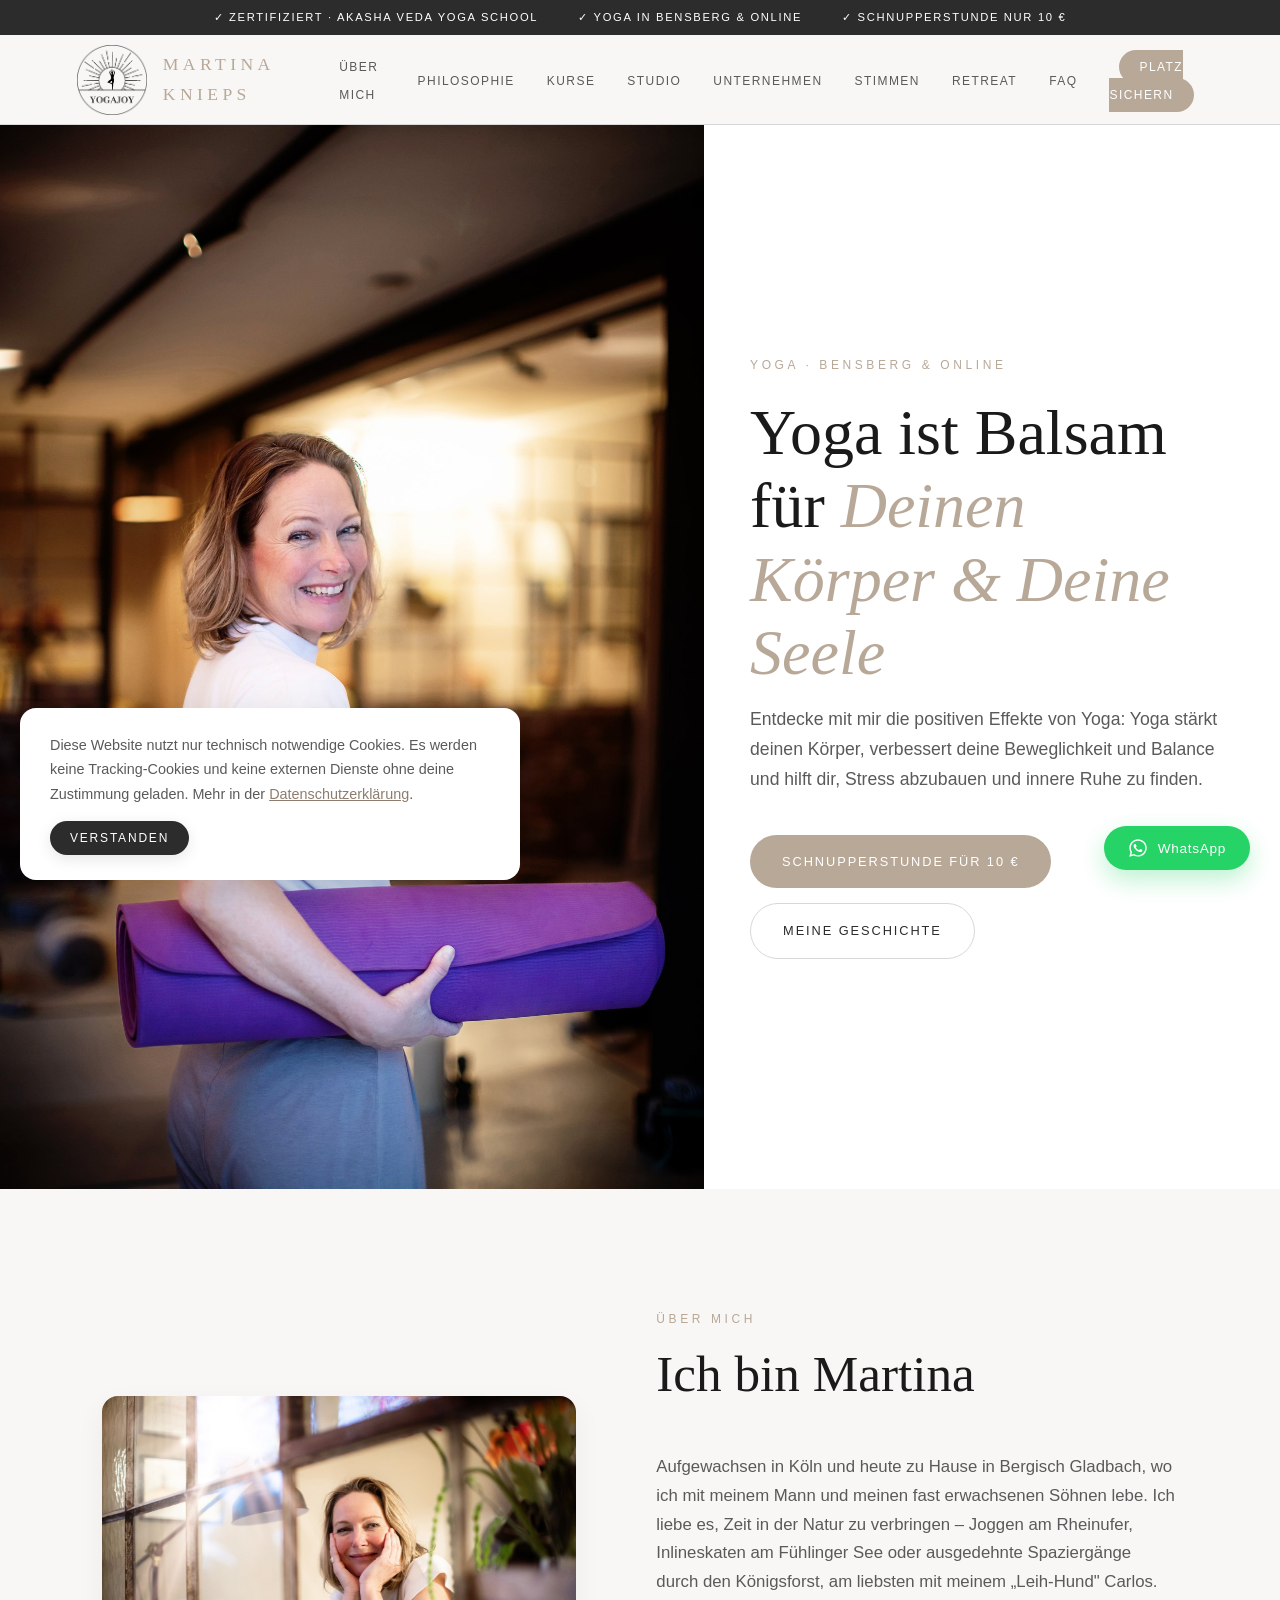
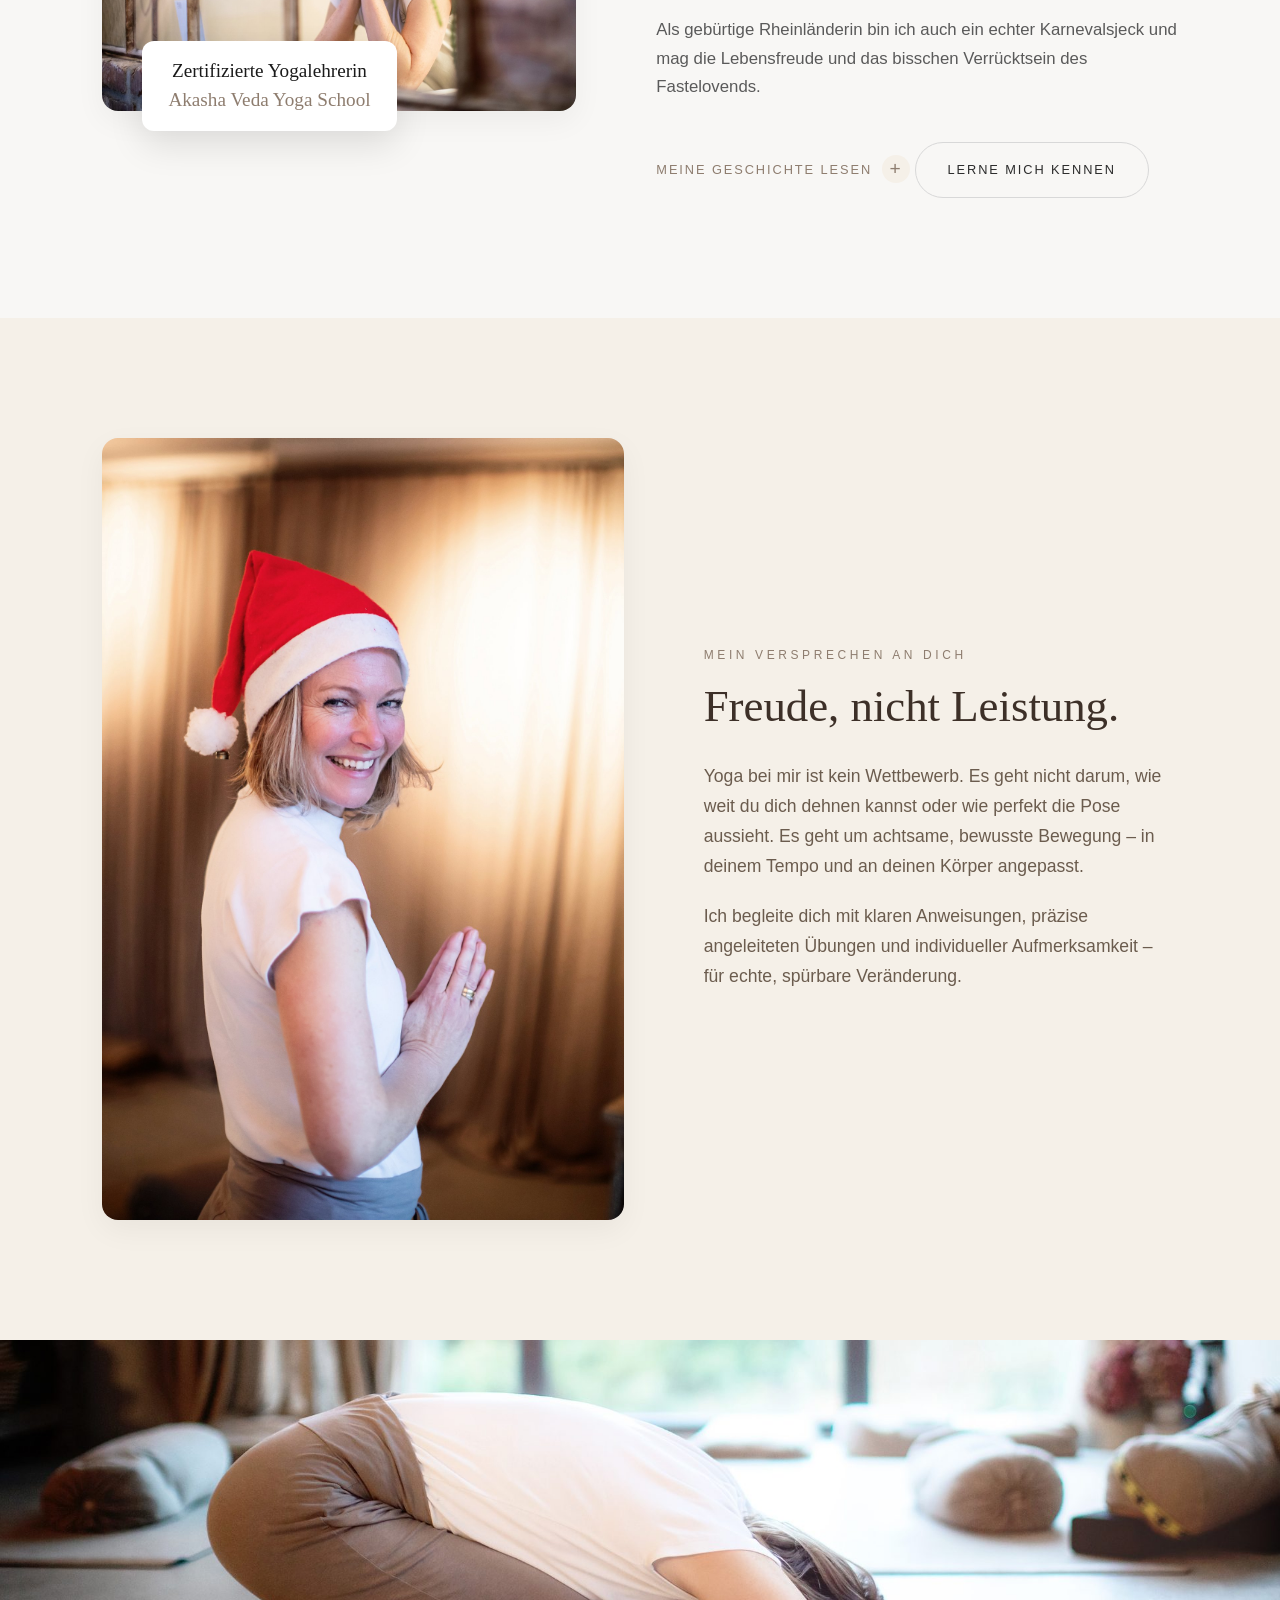
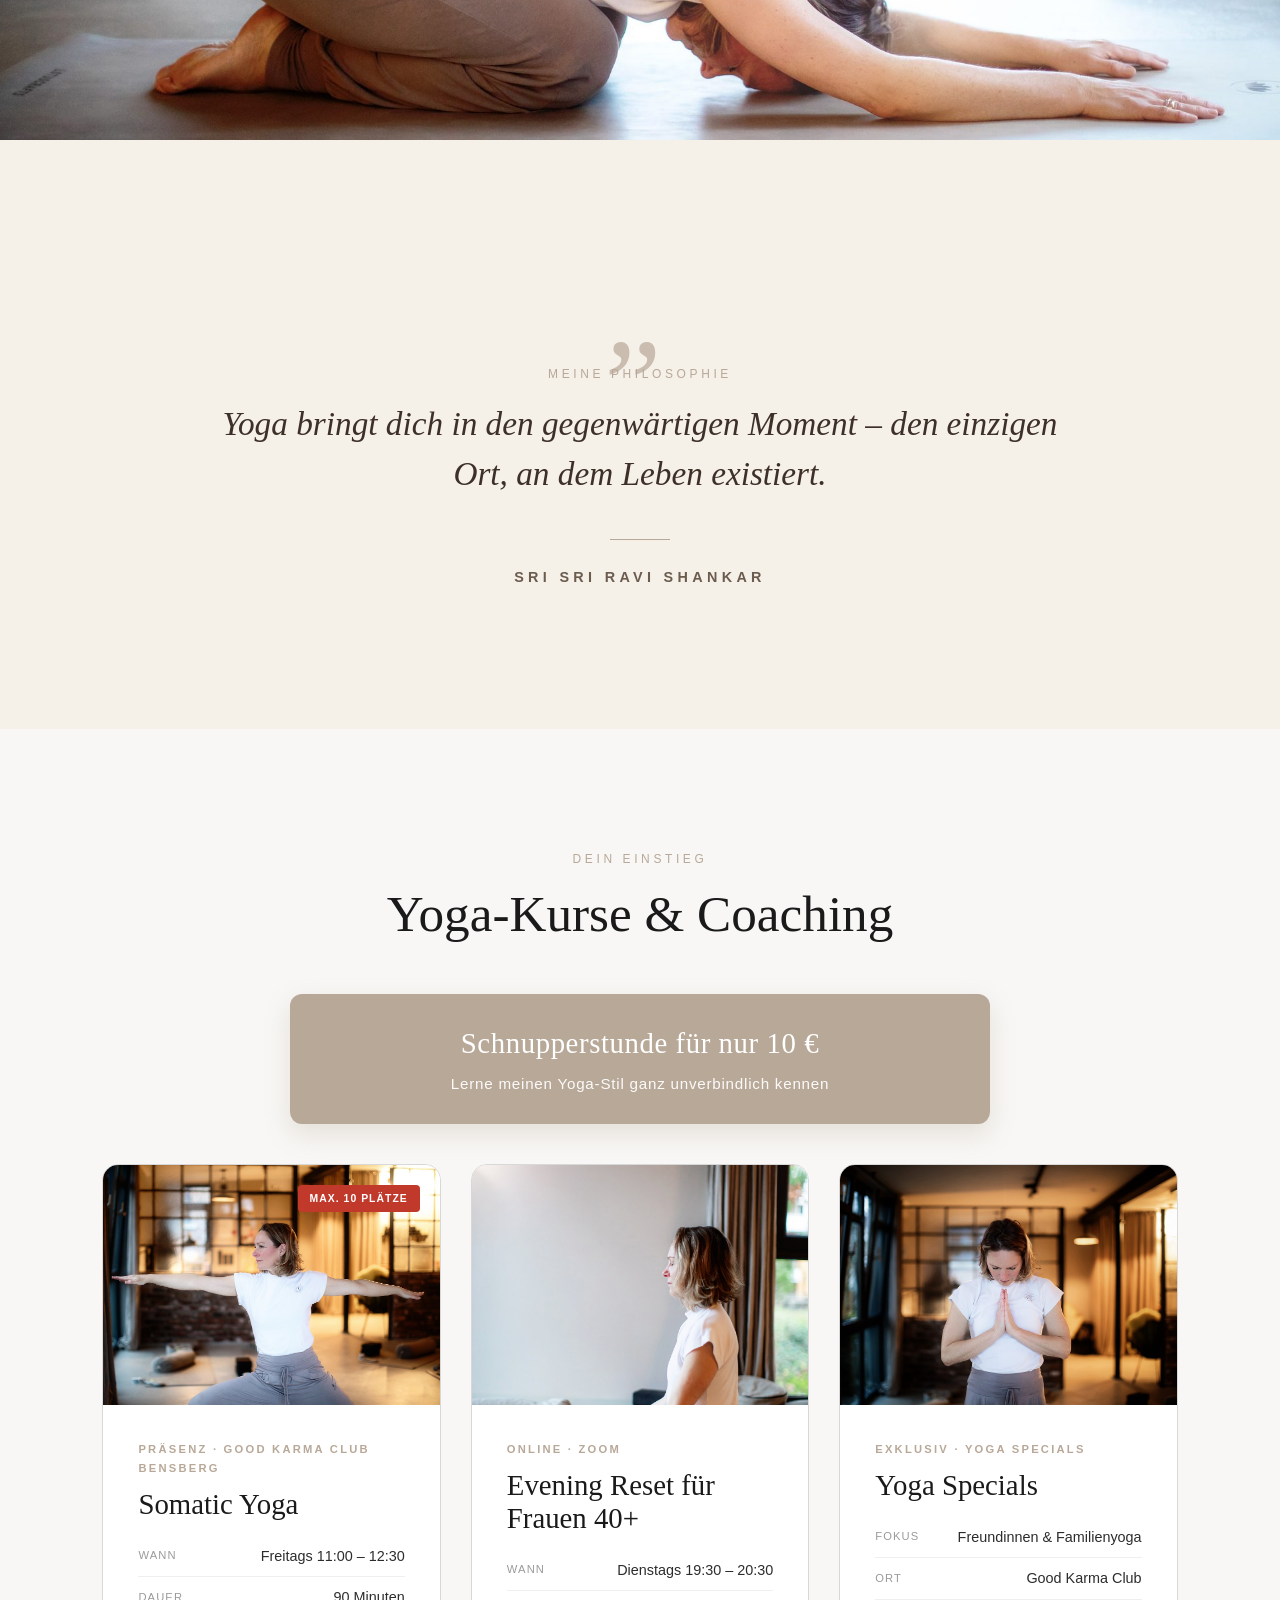
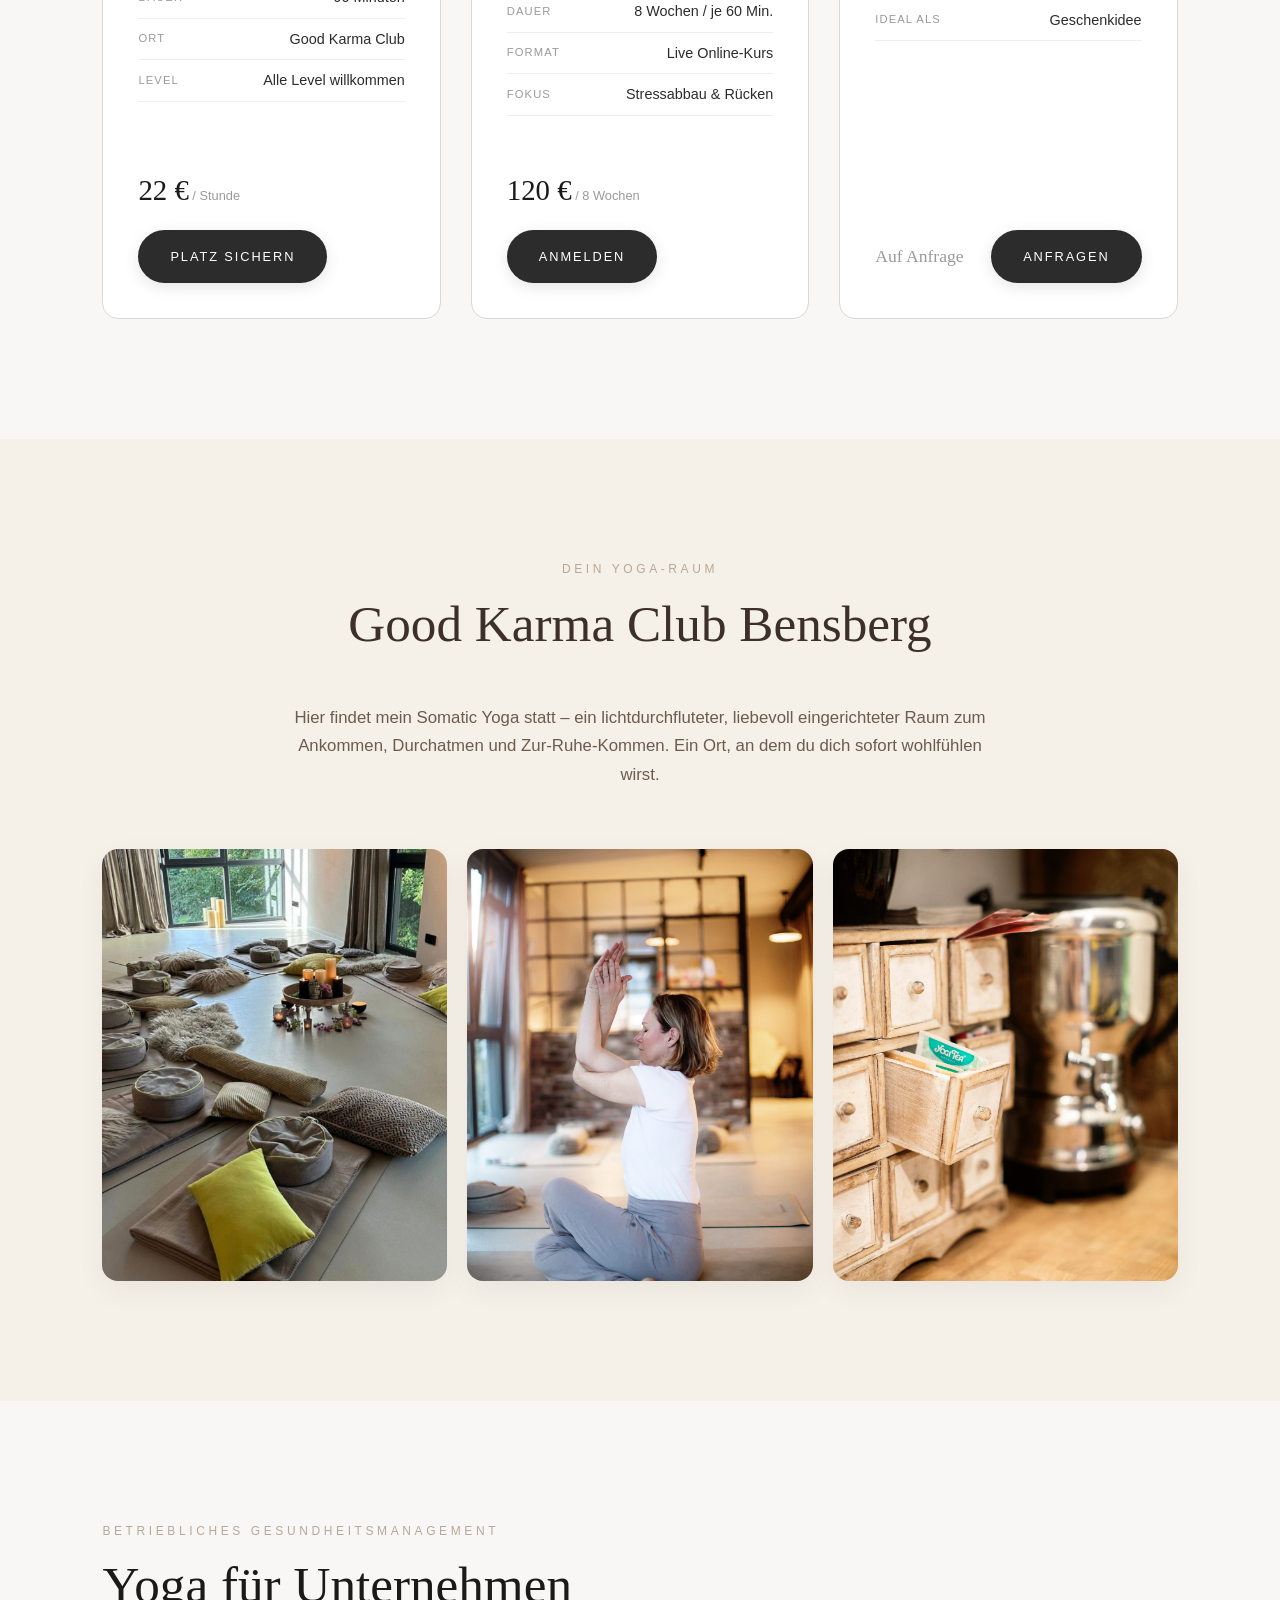
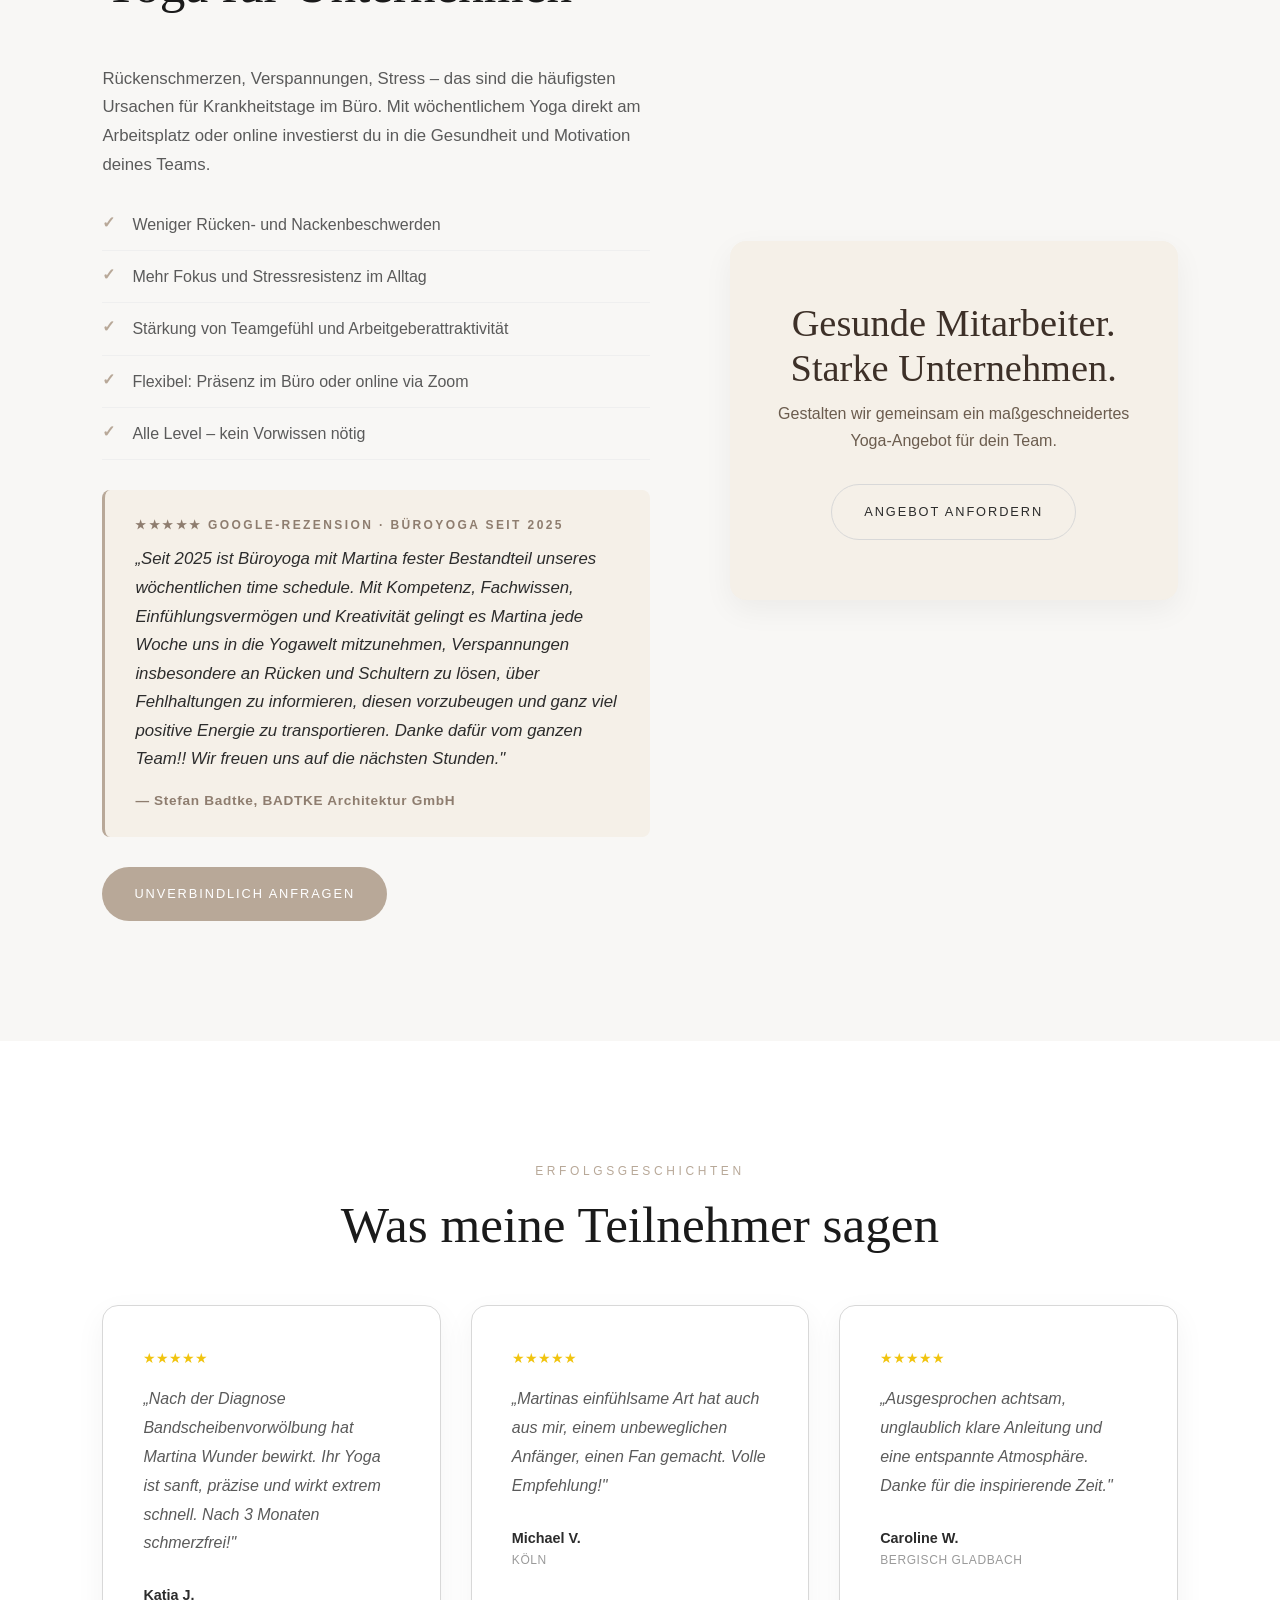
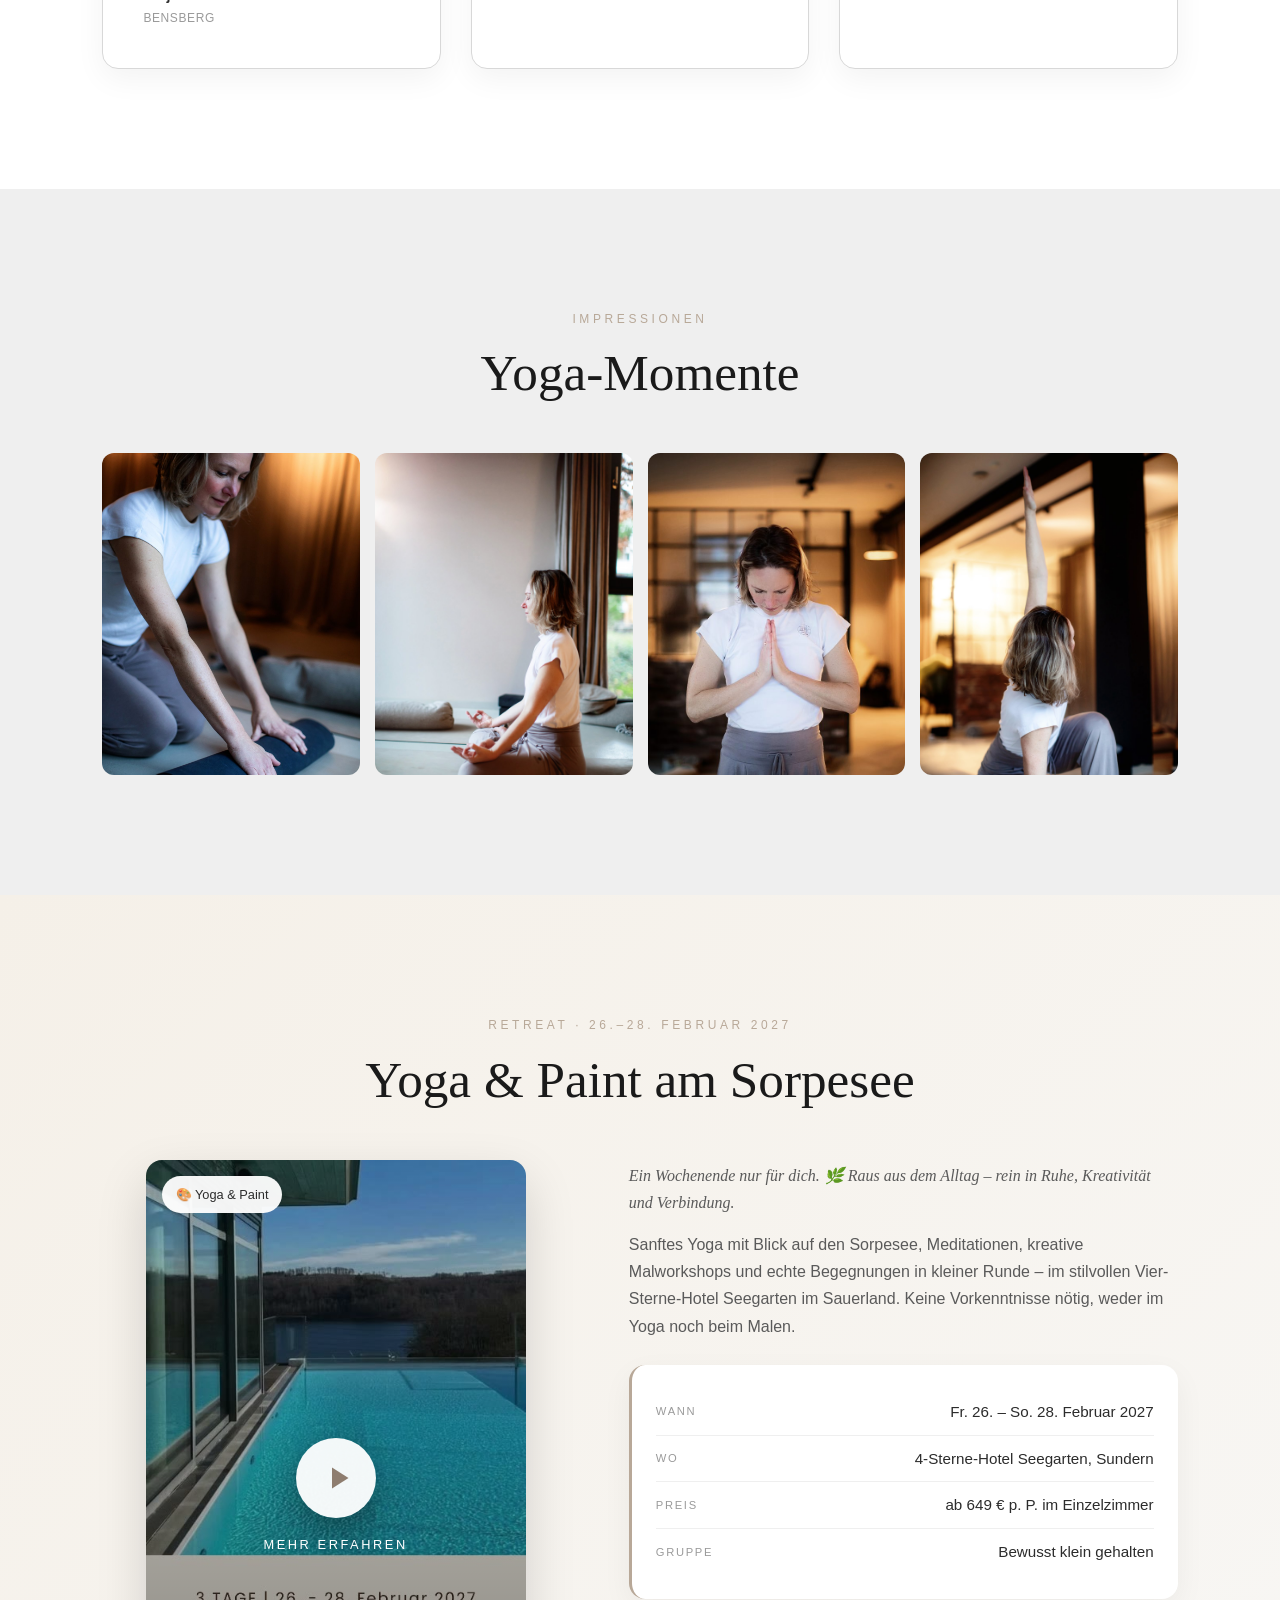
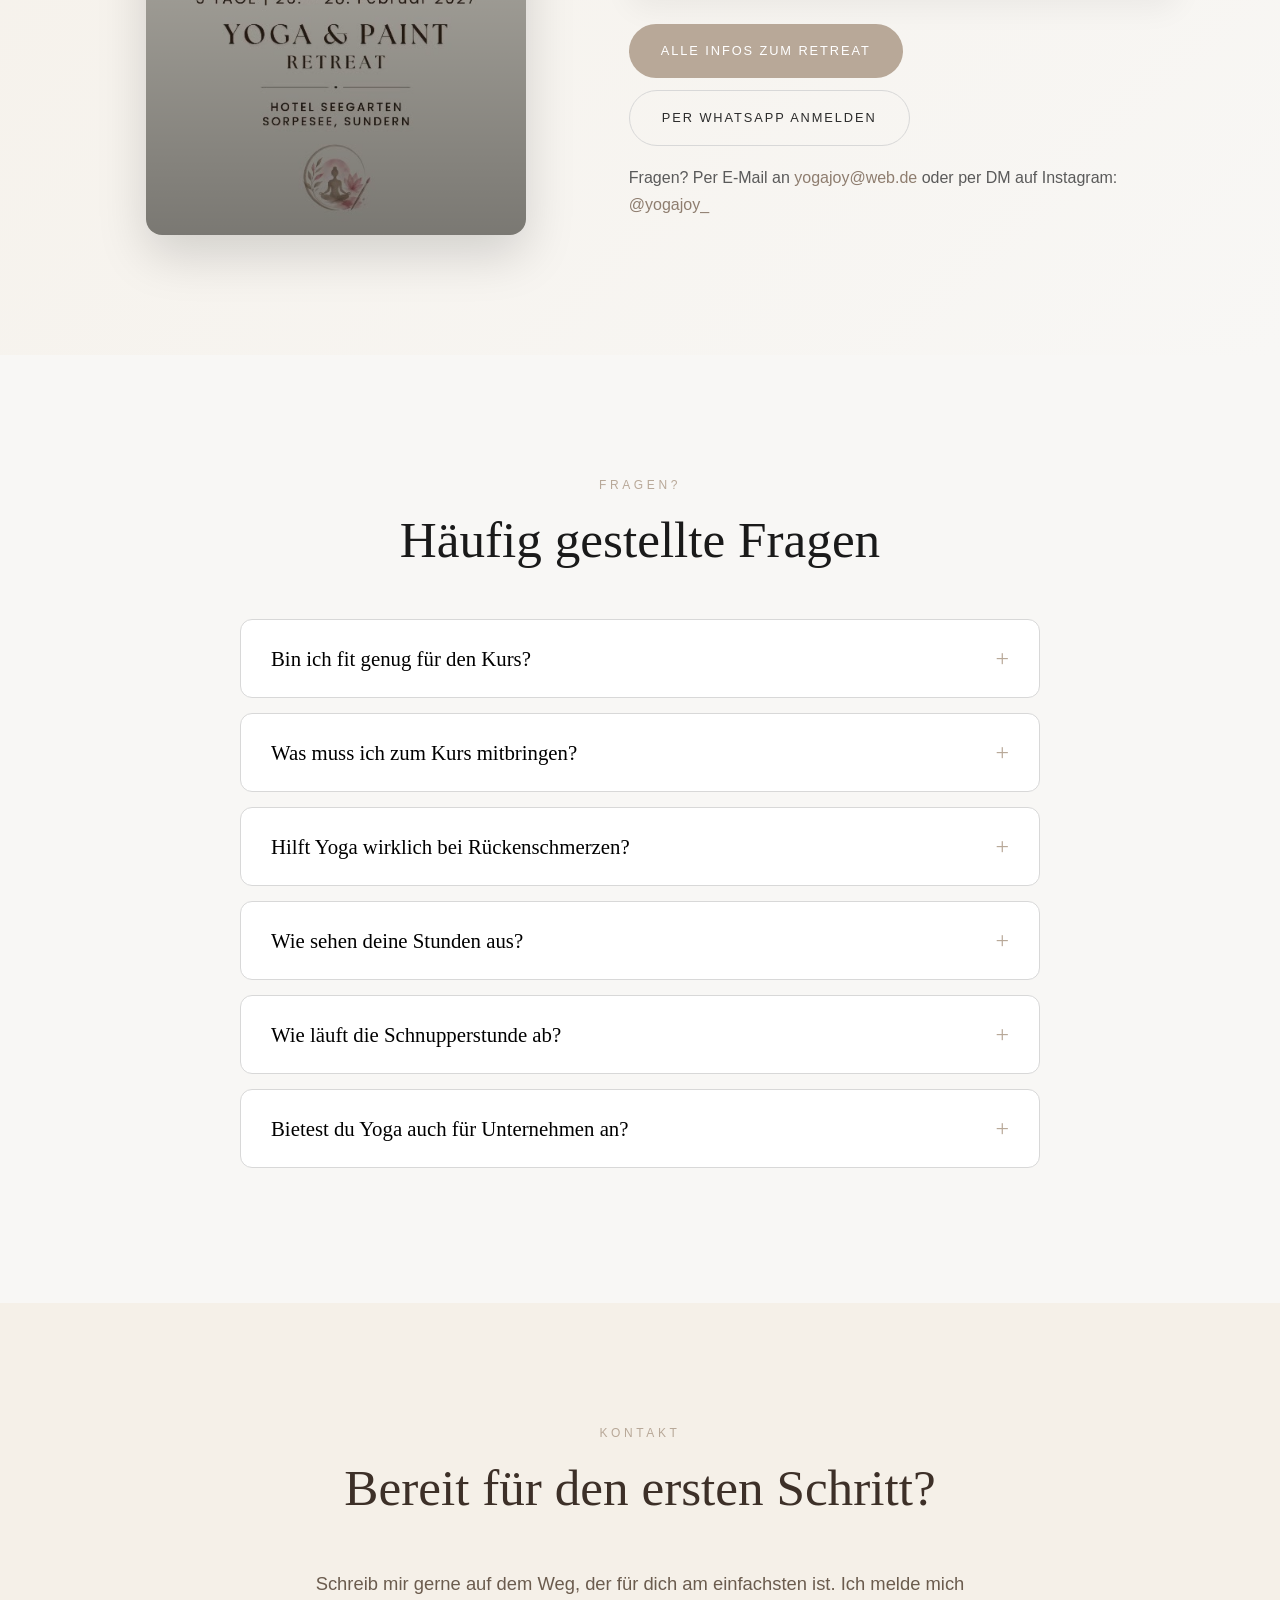
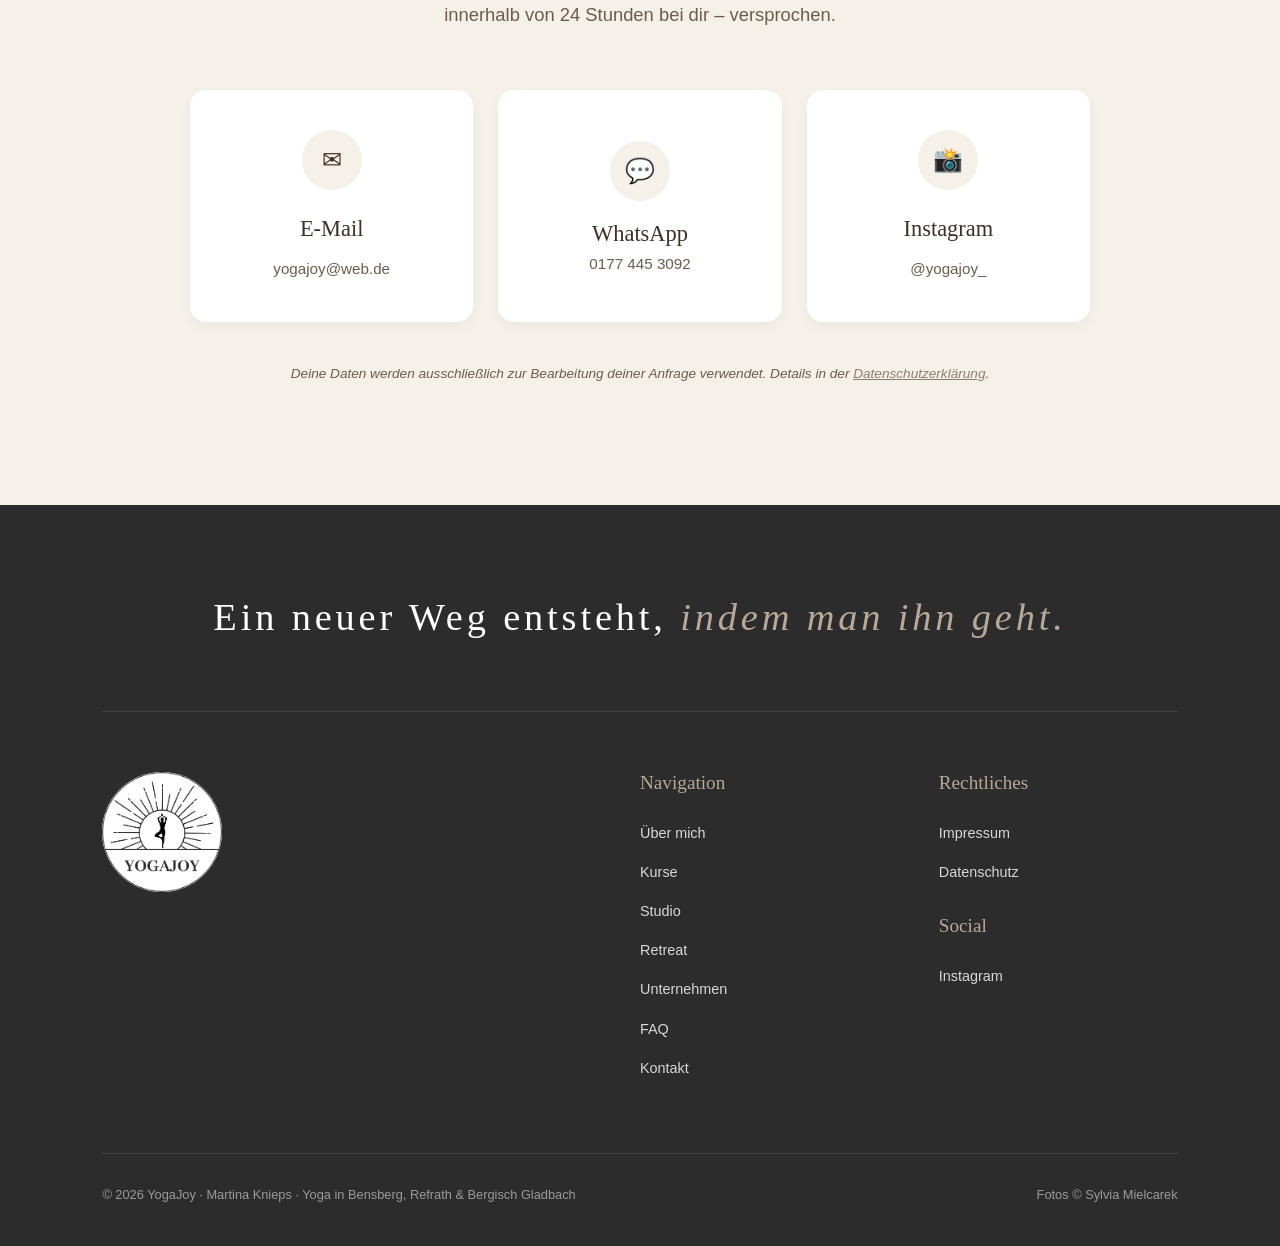
<file: index.html>
<!DOCTYPE html>
<html lang="de">
<head>
    <meta charset="UTF-8">
    <meta name="viewport" content="width=device-width, initial-scale=1.0">
    <title>Yoga Bensberg &amp; Bergisch Gladbach | YogaJoy – Martina Knieps</title>
    <meta name="description" content="Yoga in Bensberg, Bergisch Gladbach &amp; online mit Martina Knieps – zertifizierte Yogalehrerin. Yoga als Balsam für Körper & Seele: Kraft, Beweglichkeit & innere Ruhe. Schnupperstunde 10 €.">
    <meta name="keywords" content="Yoga Bensberg, Yoga Bergisch Gladbach, Yoga Refrath, Yoga Overath, Yoga bei Rückenschmerzen, Good Karma Club Bensberg, Online Yoga Kurs, Betriebliches Gesundheitsmanagement Yoga, Yoga Retreat Sauerland, Yoga und Malen, YogaJoy, Martina Knieps">
    <meta name="author" content="Martina Knieps – YogaJoy">
    <meta name="robots" content="index, follow">

    <meta property="og:title" content="Yoga Bensberg & Bergisch Gladbach | YogaJoy – Martina Knieps">
    <meta property="og:description" content="Yoga als Balsam für Körper & Seele – in Bensberg, Bergisch Gladbach und online. Schnupperstunde für nur 10 €.">
    <meta property="og:type" content="website">
    <meta property="og:url" content="https://yogajoy.me/">
    <meta property="og:locale" content="de_DE">
    <meta property="og:image" content="https://yogajoy.me/bilder/portrait.jpg">

    <link rel="canonical" href="https://yogajoy.me/">
    <link rel="icon" type="image/png" href="bilder/YogaJoy_Logo_transparent.png">
    <link rel="stylesheet" href="fonts/fonts.css">

    <script type="application/ld+json">
    {
      "@context": "https://schema.org",
      "@type": "HealthAndBeautyBusiness",
      "name": "YogaJoy – Martina Knieps",
      "image": "https://yogajoy.me/bilder/portrait.jpg",
      "url": "https://yogajoy.me/",
      "description": "Yoga in Bensberg / Bergisch Gladbach und online. Zertifizierte Yogalehrerin mit Fokus auf Rückenschmerzen, Gelenkmobilisation und Stressabbau. Auch in Refrath, Overath, Rösrath und Köln gut erreichbar.",
      "address": {
        "@type": "PostalAddress",
        "streetAddress": "Eidechsenweg 4",
        "addressLocality": "Bergisch Gladbach",
        "postalCode": "51427",
        "addressCountry": "DE"
      },
      "telephone": "+49-177-4453092",
      "email": "yogajoy@web.de",
      "priceRange": "€€",
      "sameAs": ["https://www.instagram.com/yogajoy_/", "https://share.google/WBaCRZIyG9E6gB0oi"],
      "areaServed": ["Bensberg", "Bergisch Gladbach", "Refrath", "Köln", "Overath", "Rösrath", "Kürten", "Online"]
    }
    </script>

    <style>
        :root {
            --black: #1a1a1a; --dark: #2c2c2c; --mid: #5a5a5a; --light: #9a9a9a;
            --silver: #d8d8d8; --fog: #efefef; --offwhite: #f8f7f5; --white: #ffffff;
            --accent: #b8a898; --accent-dark: #8e7d6f;
            --beige: #f5f0e8; --beige-mid: #e8ddd0; --beige-dark: #6b5c4e; --beige-text: #3d3028;
            --radius: 16px; --shadow: 0 10px 30px rgba(0,0,0,0.05);
        }
        * { margin: 0; padding: 0; box-sizing: border-box; }
        html { scroll-behavior: smooth; }
        body { font-family: 'Jost', -apple-system, BlinkMacSystemFont, 'Segoe UI', sans-serif; font-weight: 300; color: var(--dark); background: var(--offwhite); line-height: 1.7; overflow-x: hidden; }
        h1, h2, h3, h4 { font-family: 'Cormorant Garamond', Georgia, serif; font-weight: 400; line-height: 1.15; }

        .trust-bar { background: var(--dark); color: var(--white); padding: 8px 6%; display: flex; justify-content: center; gap: 40px; font-size: 0.7rem; text-transform: uppercase; letter-spacing: 0.15em; font-weight: 400; }
        @media (max-width: 600px) { .trust-bar { flex-direction: column; align-items: center; gap: 5px; text-align: center; } }

        nav { display: flex; justify-content: space-between; align-items: center; padding: 0 6%; height: 90px; background: rgba(248,247,245,0.92); backdrop-filter: blur(15px); -webkit-backdrop-filter: blur(15px); position: sticky; top: 0; z-index: 1000; border-bottom: 1px solid var(--silver); }
        .logo-link { display: flex; align-items: center; gap: 16px; text-decoration: none; }
        .logo { height: 70px; width: auto; transition: transform 0.3s; image-rendering: -webkit-optimize-contrast; }
        .logo:hover { transform: scale(1.03); }
        .logo-text { font-family: 'Cormorant Garamond', Georgia, serif; font-size: 1.1rem; color: var(--accent); letter-spacing: 0.25em; font-weight: 400; text-transform: uppercase; }
        .logo-text-sub { display: none; }
        .nav-links { list-style: none; display: flex; gap: 32px; align-items: center; }
        .nav-links a { text-decoration: none; color: var(--mid); font-size: 0.75rem; letter-spacing: 0.12em; text-transform: uppercase; font-weight: 400; transition: color 0.2s; }
        .nav-links a:hover { color: var(--black); }
        .nav-cta { background: var(--accent); color: white !important; padding: 10px 20px; border-radius: 50px; margin-left: 10px; }

        .hamburger { display: none; flex-direction: column; gap: 6px; cursor: pointer; background: none; border: none; padding: 10px; }
        .hamburger span { display: block; width: 28px; height: 1.5px; background: var(--dark); transition: all 0.3s; }
        .hamburger.open span:nth-child(1) { transform: translateY(7.5px) rotate(45deg); }
        .hamburger.open span:nth-child(2) { opacity: 0; }
        .hamburger.open span:nth-child(3) { transform: translateY(-7.5px) rotate(-45deg); }

        .mobile-menu { display: none; position: fixed; inset: 90px 0 0 0; background: var(--offwhite); z-index: 999; flex-direction: column; align-items: center; justify-content: center; gap: 30px; }
        .mobile-menu.open { display: flex; }
        .mobile-menu a { text-decoration: none; color: var(--dark); font-family: 'Cormorant Garamond', Georgia, serif; font-size: 2rem; }

        .hero { display: grid; grid-template-columns: 1.1fr 0.9fr; min-height: 90vh; background: var(--white); }
        .hero-image-col { position: relative; overflow: hidden; background: var(--beige); }
        .hero-image-col img { width: 100%; height: 100%; object-fit: cover; object-position: center center; }

        .hero-content-col { display: flex; flex-direction: column; justify-content: center; padding: 60px 10% 60px 8%; position: relative; }
        .hero-eyebrow { font-size: 0.75rem; letter-spacing: 0.3em; text-transform: uppercase; color: var(--accent); margin-bottom: 20px; font-weight: 500; }
        .hero h1 { font-size: clamp(2.8rem, 5vw, 4.8rem); color: var(--black); margin-bottom: 15px; }
        .hero h1 em { font-style: italic; color: var(--accent); }
        .hero-claim { font-family: 'Cormorant Garamond', Georgia, serif; font-size: clamp(1.1rem, 1.8vw, 1.6rem); letter-spacing: 0.15em; color: var(--black); margin-bottom: 25px; font-weight: 500; }
        .hero-claim span { color: var(--accent); }
        .hero-sub { font-size: 1.1rem; color: var(--mid); margin-bottom: 40px; max-width: 480px; }
        .hero-cta-group { display: flex; gap: 15px; flex-wrap: wrap; }

        .btn { display: inline-flex; align-items: center; justify-content: center; padding: 16px 32px; border-radius: 50px; font-family: 'Jost', sans-serif; font-size: 0.8rem; font-weight: 500; letter-spacing: 0.15em; text-transform: uppercase; text-decoration: none; cursor: pointer; border: none; transition: all 0.3s cubic-bezier(0.165, 0.84, 0.44, 1); }
        .btn-primary { background: var(--dark); color: var(--white); box-shadow: 0 4px 15px rgba(0,0,0,0.1); }
        .btn-primary:hover { background: var(--black); transform: translateY(-3px); box-shadow: 0 8px 25px rgba(0,0,0,0.2); }
        .btn-outline { background: transparent; color: var(--dark); border: 1.5px solid var(--silver); }
        .btn-outline:hover { border-color: var(--dark); background: rgba(0,0,0,0.02); }
        .btn-accent { background: var(--accent); color: white; }
        .btn-accent:hover { background: var(--accent-dark); transform: translateY(-3px); }

        .btn-wa { background: #25D366; color: white; position: fixed; bottom: 30px; right: 30px; z-index: 1001; padding: 12px 24px; box-shadow: 0 10px 25px rgba(37, 211, 102, 0.3); border-radius: 50px; font-size: 0.85rem; border: none; cursor: pointer; display: inline-flex; align-items: center; font-family: 'Jost', sans-serif; font-weight: 500; letter-spacing: 0.05em; }
        .btn-wa svg { margin-right: 10px; width: 20px; height: 20px; fill: currentColor; }
        .btn-wa:hover { transform: scale(1.05) translateY(-5px); background: #128C7E; }

        section { padding: 120px 8%; }
        .section-label { font-size: 0.75rem; letter-spacing: 0.3em; text-transform: uppercase; color: var(--accent); margin-bottom: 15px; display: block; }
        .section-title { font-size: clamp(2.2rem, 4vw, 3.2rem); color: var(--black); margin-bottom: 50px; }
        .center { text-align: center; }

        .about-grid { display: grid; grid-template-columns: 1fr 1.1fr; gap: 80px; align-items: center; }
        .about-image-wrap { position: relative; }
        .about-image-wrap img { width: 100%; border-radius: var(--radius); box-shadow: var(--shadow); display: block; }
        .cert-badge { position: absolute; bottom: -20px; left: 40px; background: var(--white); border-radius: 12px; padding: 18px 26px; box-shadow: 0 15px 35px rgba(0,0,0,0.1); text-align: center; }
        .cert-badge strong { display: block; font-family: 'Cormorant Garamond', Georgia, serif; font-size: 1.2rem; color: var(--black); font-weight: 500; line-height: 1.3; }
        .cert-badge strong + strong { margin-top: 4px; }
        .akasha-link { color: var(--accent-dark); text-decoration: none; transition: color 0.2s; }
        .akasha-link:hover { color: var(--black); text-decoration: underline; }
        .about-text p { margin-bottom: 20px; font-size: 1.05rem; color: var(--mid); }
        .about-more { max-height: 0; overflow: hidden; transition: max-height 0.6s ease-in-out; }
        .about-more.open { max-height: 2000px; }
        .about-toggle {
            background: none; border: none; padding: 0; cursor: pointer;
            font-family: 'Jost', sans-serif; font-size: 0.8rem; font-weight: 500;
            letter-spacing: 0.15em; text-transform: uppercase; color: var(--accent-dark);
            display: inline-flex; align-items: center; gap: 10px;
            margin: 10px 0 0; transition: color 0.2s;
        }
        .about-toggle:hover { color: var(--black); }
        .about-toggle-icon {
            display: inline-flex; align-items: center; justify-content: center;
            width: 28px; height: 28px; border-radius: 50%;
            background: var(--beige); font-size: 1.2rem; font-weight: 300;
            transition: transform 0.3s;
        }
        .about-toggle[aria-expanded="true"] .about-toggle-icon { transform: rotate(45deg); }

        .about-second { background: var(--beige); padding: 120px 8%; display: grid; grid-template-columns: 1.1fr 1fr; gap: 80px; align-items: center; }
        .about-second img { width: 100%; border-radius: var(--radius); box-shadow: var(--shadow); display: block; }
        .about-second h2 { color: var(--beige-text); margin-bottom: 30px; font-size: clamp(2rem, 3.5vw, 2.8rem); }
        .about-second p { color: var(--beige-dark); font-size: 1.1rem; margin-bottom: 20px; }
        .about-second .section-label { color: var(--accent-dark); }

        .philosophy-section { background: var(--beige); text-align: center; position: relative; overflow: hidden; padding: 140px 8%; }
        .quote-container { max-width: 850px; margin: 0 auto; position: relative; z-index: 1; }
        .quote-mark { font-family: 'Cormorant Garamond', Georgia, serif; font-size: 8rem; color: var(--accent); line-height: 0.5; margin-bottom: 20px; font-style: italic; opacity: 0.7; }
        .quote-text { font-family: 'Cormorant Garamond', Georgia, serif; font-size: clamp(1.5rem, 2.6vw, 2.2rem); font-style: italic; line-height: 1.5; color: var(--beige-text); margin-bottom: 40px; font-weight: 400; }
        .quote-divider { width: 60px; height: 1px; background: var(--accent); margin: 0 auto 25px; }
        .quote-author { font-size: 0.9rem; letter-spacing: 0.3em; text-transform: uppercase; color: var(--beige-dark); font-weight: 600; }

        .panorama-break { width: 100%; height: 400px; overflow: hidden; position: relative; }
        .panorama-break img { width: 100%; height: 100%; object-fit: cover; display: block; }
        @media (max-width: 768px) { .panorama-break { height: 240px; } }

        .trial-highlight { background: var(--accent); color: white; text-align: center; padding: 28px 24px; border-radius: 12px; margin-bottom: 40px; box-shadow: 0 10px 25px rgba(184, 168, 152, 0.3); max-width: 700px; margin-left: auto; margin-right: auto; line-height: 1.5; display: block; text-decoration: none; transition: all 0.3s; cursor: pointer; }
        .trial-highlight:hover { transform: translateY(-4px); box-shadow: 0 15px 35px rgba(184, 168, 152, 0.45); background: var(--accent-dark); }
        .trial-highlight strong { font-family: 'Cormorant Garamond', Georgia, serif; font-size: 1.8rem; font-weight: 500; display: block; margin-bottom: 8px; letter-spacing: 0.02em; }
        .trial-highlight span { font-size: 0.95rem; display: block; opacity: 0.95; letter-spacing: 0.05em; }
        .course-grid { display: grid; grid-template-columns: repeat(auto-fit, minmax(320px, 1fr)); gap: 30px; }
        .course-card { background: var(--white); border-radius: var(--radius); overflow: hidden; display: flex; flex-direction: column; transition: all 0.4s; border: 1px solid var(--silver); position: relative; }
        .course-card:hover { transform: translateY(-10px); box-shadow: 0 20px 50px rgba(0,0,0,0.1); border-color: var(--accent); }
        .badge-limited { position: absolute; top: 20px; right: 20px; background: #c0392b; color: white; padding: 5px 12px; border-radius: 4px; font-size: 0.65rem; font-weight: 600; text-transform: uppercase; z-index: 2; letter-spacing: 0.1em; }
        .course-img { width: 100%; height: 240px; object-fit: cover; display: block; }
        .course-body { padding: 35px; flex: 1; display: flex; flex-direction: column; }
        .course-tag { font-size: 0.7rem; letter-spacing: 0.2em; text-transform: uppercase; color: var(--accent); margin-bottom: 10px; font-weight: 600; }
        .course-card h3 { font-size: 1.8rem; margin-bottom: 15px; color: var(--black); }
        .course-info { margin-bottom: 30px; flex: 1; }
        .detail { display: flex; justify-content: space-between; padding: 8px 0; border-bottom: 1px solid var(--fog); font-size: 0.9rem; gap: 10px; align-items: center; }
        .detail > span:last-child { text-align: right; white-space: nowrap; }
        @media (max-width: 640px) { .detail { font-size: 0.82rem; } .detail > span:last-child { white-space: normal; } }
        .detail-label { color: var(--light); text-transform: uppercase; font-size: 0.7rem; letter-spacing: 0.1em; }
        .course-footer { display: flex; align-items: center; justify-content: space-between; margin-top: 20px; gap: 15px; flex-wrap: wrap; }
        .price { font-family: 'Cormorant Garamond', Georgia, serif; font-size: 1.8rem; color: var(--black); }
        .price span { font-size: 0.8rem; font-family: 'Jost', sans-serif; color: var(--light); }

        .corporate-section { background: var(--offwhite); color: var(--dark); position: relative; overflow: hidden; }
        .corporate-section .section-title { color: var(--black); }
        .corporate-section .section-label { color: var(--accent); }

        /* Studio / Good Karma Club */
        .studio-section { background: var(--beige); }
        .studio-section .section-title { color: var(--beige-text); }
        .studio-intro { max-width: 700px; margin: 0 auto 60px; color: var(--beige-dark); font-size: 1.05rem; }
        .studio-grid { display: grid; grid-template-columns: repeat(3, 1fr); gap: 20px; max-width: 1200px; margin: 0 auto; }
        .studio-image { border-radius: var(--radius); overflow: hidden; box-shadow: var(--shadow); aspect-ratio: 4 / 5; }
        .studio-image img { width: 100%; height: 100%; object-fit: cover; display: block; transition: transform 0.6s; }
        .studio-image:hover img { transform: scale(1.04); }
        @media (max-width: 900px) {
            .studio-grid { grid-template-columns: repeat(2, 1fr); }
        }
        @media (max-width: 600px) {
            .studio-grid { grid-template-columns: 1fr; max-width: 400px; }
        }
        .corporate-grid { display: grid; grid-template-columns: 1.1fr 0.9fr; gap: 80px; align-items: center; }
        .corporate-text p { color: var(--mid); margin-bottom: 20px; font-size: 1.05rem; }
        .corporate-reference { background: var(--beige); border-left: 3px solid var(--accent); padding: 25px 30px; border-radius: 8px; margin-top: 30px; margin-bottom: 30px; }
        .corporate-reference strong { color: var(--accent-dark); display: block; font-size: 0.75rem; letter-spacing: 0.2em; text-transform: uppercase; margin-bottom: 10px; }
        .corporate-benefits { list-style: none; margin-bottom: 30px; }
        .corporate-benefits li { padding: 12px 0; padding-left: 30px; position: relative; border-bottom: 1px solid var(--fog); color: var(--mid); }
        .corporate-benefits li::before { content: '✓'; position: absolute; left: 0; top: 10px; color: var(--accent); font-weight: bold; }
        .corporate-visual { background: var(--beige); border-radius: var(--radius); padding: 60px 40px; text-align: center; box-shadow: var(--shadow); }
        .corporate-visual h3 { font-size: 2.4rem; color: var(--beige-text); margin-bottom: 10px; }
        .corporate-visual p { color: var(--beige-dark); margin-bottom: 30px; }

        .testimonials-grid { display: grid; grid-template-columns: repeat(auto-fit, minmax(300px, 1fr)); gap: 30px; }
        .testimonial-card { background: var(--white); border-radius: var(--radius); padding: 40px; box-shadow: var(--shadow); border: 1px solid var(--silver); }
        .stars { color: #f1c40f; font-size: 0.9rem; margin-bottom: 15px; }
        .testimonial-text { font-style: italic; color: var(--mid); margin-bottom: 25px; font-size: 1rem; line-height: 1.8; }
        .testimonial-author { font-weight: 600; font-size: 0.9rem; color: var(--dark); }
        .testimonial-location { font-size: 0.75rem; color: var(--light); text-transform: uppercase; letter-spacing: 0.05em; }

        .gallery-grid { display: grid; grid-template-columns: repeat(4, 1fr); gap: 15px; }
        .gallery-item { border-radius: 12px; overflow: hidden; aspect-ratio: 4 / 5; background: var(--beige); }
        .gallery-item img { width: 100%; height: 100%; object-fit: cover; transition: transform 0.6s; display: block; }
        .gallery-item:hover img { transform: scale(1.08); }
        @media (max-width: 900px) { .gallery-grid { grid-template-columns: repeat(2, 1fr); } }

        /* Instagram Highlight Section */
        .insta-section { background: linear-gradient(135deg, var(--beige) 0%, var(--offwhite) 100%); }
        .insta-grid { display: grid; grid-template-columns: 0.85fr 1fr; gap: 60px; align-items: center; max-width: 1200px; margin: 0 auto; }
        .insta-reel-link { display: block; text-decoration: none; color: inherit; position: relative; }
        .insta-reel-visual { position: relative; aspect-ratio: 9 / 16; border-radius: var(--radius); overflow: hidden; box-shadow: 0 20px 50px rgba(0,0,0,0.15); transition: transform 0.4s; max-width: 380px; margin: 0 auto; }
        .insta-reel-link:hover .insta-reel-visual { transform: translateY(-6px); box-shadow: 0 25px 60px rgba(0,0,0,0.2); }
        .insta-reel-visual img, .insta-reel-visual video { width: 100%; height: 100%; object-fit: cover; display: block; }
        .insta-play-overlay { position: absolute; inset: 0; display: flex; flex-direction: column; align-items: center; justify-content: center; gap: 16px; background: linear-gradient(180deg, rgba(0,0,0,0.1) 0%, rgba(0,0,0,0.5) 100%); transition: background 0.3s; }
        .insta-reel-link:hover .insta-play-overlay { background: linear-gradient(180deg, rgba(0,0,0,0.2) 0%, rgba(0,0,0,0.55) 100%); }
        .insta-play-btn { width: 80px; height: 80px; border-radius: 50%; background: rgba(255,255,255,0.95); display: flex; align-items: center; justify-content: center; color: var(--accent-dark); transition: transform 0.3s; box-shadow: 0 10px 30px rgba(0,0,0,0.3); }
        .insta-play-btn svg { width: 36px; height: 36px; margin-left: 4px; }
        .insta-reel-link:hover .insta-play-btn { transform: scale(1.1); }
        .insta-watch-label { color: white; font-size: 0.8rem; letter-spacing: 0.2em; text-transform: uppercase; font-weight: 500; }
        .insta-badge { position: absolute; top: 16px; left: 16px; background: rgba(255,255,255,0.95); padding: 8px 14px; border-radius: 50px; display: flex; align-items: center; gap: 8px; font-size: 0.8rem; font-weight: 500; color: var(--dark); }
        .insta-badge svg { width: 16px; height: 16px; color: var(--accent-dark); }
        .insta-text h3 { font-size: 2rem; color: var(--black); margin-bottom: 15px; font-family: 'Cormorant Garamond', Georgia, serif; }
        .insta-hook { font-family: 'Cormorant Garamond', Georgia, serif; font-size: 1.5rem; line-height: 1.4; color: var(--black); font-style: italic; margin-bottom: 20px; }
        .insta-text p { color: var(--mid); margin-bottom: 15px; font-size: 1rem; line-height: 1.7; }
        .insta-event-box { background: var(--white); border-radius: var(--radius); padding: 24px; margin: 25px 0; box-shadow: var(--shadow); border-left: 3px solid var(--accent); }
        .insta-event-row { display: flex; justify-content: space-between; align-items: center; padding: 10px 0; border-bottom: 1px solid var(--fog); font-size: 0.95rem; }
        .insta-event-row:last-child { border-bottom: none; }
        .insta-event-label { font-size: 0.7rem; letter-spacing: 0.15em; text-transform: uppercase; color: var(--light); font-weight: 500; }
        .insta-event-row span:last-child { color: var(--dark); font-weight: 500; text-align: right; }
        .insta-cta-row { display: flex; gap: 12px; flex-wrap: wrap; margin-top: 25px; }
        .insta-small { font-size: 0.85rem; color: var(--light); margin-top: 18px; }
        .insta-small a { color: var(--accent-dark); text-decoration: none; font-weight: 500; }
        .insta-small a:hover { text-decoration: underline; }
        @media (max-width: 900px) {
            .insta-grid { grid-template-columns: 1fr; gap: 40px; }
            .insta-reel-visual { max-width: 320px; }
            .insta-text { text-align: center; }
            .insta-cta-row { justify-content: center; }
            .insta-event-row { text-align: left; }
        }

        #contact { background: var(--beige); text-align: center; }
        .contact-container { max-width: 900px; margin: 0 auto; }
        .contact-container h2 { color: var(--beige-text); }
        .contact-intro { font-size: 1.15rem; color: var(--beige-dark); margin-bottom: 60px; max-width: 650px; margin-left: auto; margin-right: auto; }
        .contact-methods { display: grid; grid-template-columns: repeat(auto-fit, minmax(240px, 1fr)); gap: 25px; margin-bottom: 40px; }
        .contact-method { background: var(--white); padding: 40px 25px; border-radius: var(--radius); text-decoration: none; color: var(--beige-text); transition: all 0.3s; box-shadow: 0 5px 15px rgba(0,0,0,0.04); display: block; text-align: center; width: 100%; font-family: 'Jost', sans-serif; font-size: 1rem; font-weight: 300; cursor: pointer; border: none; }
        button.contact-method { appearance: none; -webkit-appearance: none; }
        .contact-method:hover { transform: translateY(-8px); box-shadow: 0 20px 40px rgba(0,0,0,0.1); }
        .contact-method .method-icon { width: 60px; height: 60px; background: var(--beige); border-radius: 50%; display: flex; align-items: center; justify-content: center; font-size: 1.5rem; margin: 0 auto 20px; }
        .contact-method strong { display: block; font-family: 'Cormorant Garamond', Georgia, serif; font-size: 1.4rem; margin-bottom: 8px; color: var(--beige-text); font-weight: 400; }
        .contact-method span { font-size: 0.95rem; color: var(--beige-dark); display: block; }
        .contact-hint { font-size: 0.85rem; color: var(--beige-dark); margin-top: 30px; font-style: italic; }

        .faq-list { max-width: 800px; margin: 0 auto; }
        .faq-item { background: var(--white); border-radius: 12px; margin-bottom: 15px; border: 1px solid var(--silver); overflow: hidden; }
        .faq-question { width: 100%; padding: 25px 30px; background: none; border: none; text-align: left; display: flex; justify-content: space-between; align-items: center; cursor: pointer; font-family: 'Cormorant Garamond', Georgia, serif; font-size: 1.3rem; font-weight: 500; gap: 15px; }
        .faq-icon { transition: transform 0.3s; color: var(--accent); font-size: 1.5rem; flex-shrink: 0; }
        .faq-item.open .faq-icon { transform: rotate(45deg); }
        .faq-answer { max-height: 0; overflow: hidden; transition: max-height 0.4s ease-out; }
        .faq-answer-inner { padding: 0 30px 25px; color: var(--mid); }

        footer { background: var(--dark); color: var(--white); padding: 80px 8% 40px; }
        .footer-statement { text-align: center; font-family: 'Cormorant Garamond', Georgia, serif; font-size: clamp(1.8rem, 3vw, 2.4rem); letter-spacing: 0.1em; margin-bottom: 60px; padding-bottom: 60px; border-bottom: 1px solid rgba(255,255,255,0.1); }
        .footer-statement span { color: var(--accent); font-style: italic; }
        .footer-grid { display: grid; grid-template-columns: 2fr 1fr 1fr; gap: 60px; margin-bottom: 60px; }
        .footer-logo { height: 120px; width: 120px; margin-bottom: 25px; background: var(--white); padding: 0; border-radius: 50%; display: block; object-fit: contain; }
        .footer-tagline { color: var(--light); max-width: 320px; }
        .footer-col h4 { font-size: 1.2rem; margin-bottom: 25px; color: var(--accent); }
        .footer-links { list-style: none; }
        .footer-links li { margin-bottom: 12px; }
        .footer-links a { color: var(--silver); text-decoration: none; font-size: 0.9rem; transition: color 0.3s; }
        .footer-links a:hover { color: var(--white); }
        .footer-bottom { border-top: 1px solid rgba(255,255,255,0.1); padding-top: 30px; display: flex; justify-content: space-between; font-size: 0.8rem; color: var(--light); flex-wrap: wrap; gap: 15px; }

        [data-aos] { opacity: 0; transform: translateY(30px); transition: all 0.8s cubic-bezier(0.165, 0.84, 0.44, 1); }
        [data-aos].appear { opacity: 1; transform: translateY(0); }
        @media (prefers-reduced-motion: reduce) {
            *, *::before, *::after { animation-duration: 0.01ms !important; transition-duration: 0.01ms !important; }
            [data-aos] { opacity: 1; transform: none; }
            html { scroll-behavior: auto; }
        }

        .skip-link { position: absolute; top: -100%; left: 1rem; background: var(--dark); color: var(--white); padding: 10px 20px; border-radius: 0 0 8px 8px; font-size: 0.85rem; text-decoration: none; z-index: 9999; }
        .skip-link:focus { top: 0; }

        .consent-overlay { display: none; position: fixed; inset: 0; background: rgba(0,0,0,0.6); z-index: 2000; align-items: center; justify-content: center; padding: 20px; }
        .consent-overlay.open { display: flex; }
        .consent-box { background: var(--white); padding: 40px; border-radius: var(--radius); max-width: 500px; text-align: center; }
        .consent-box h3 { font-size: 1.6rem; margin-bottom: 20px; color: var(--black); }
        .consent-box p { color: var(--mid); margin-bottom: 25px; font-size: 0.95rem; }
        .consent-box .btn { margin: 5px; }

        .cookie-banner { position: fixed; bottom: 20px; left: 20px; right: 20px; max-width: 500px; background: var(--white); padding: 25px 30px; border-radius: var(--radius); box-shadow: 0 20px 50px rgba(0,0,0,0.2); z-index: 1999; display: none; }
        .cookie-banner.show { display: block; }
        .cookie-banner p { font-size: 0.9rem; color: var(--mid); margin-bottom: 15px; }
        .cookie-banner .btn { padding: 10px 20px; font-size: 0.75rem; }

        @media (max-width: 1024px) {
            .hero { grid-template-columns: 1fr; }
            .hero-image-col { height: 70vh; }
            .about-grid, .corporate-grid, .about-second { grid-template-columns: 1fr; gap: 50px; }
            .footer-grid { grid-template-columns: 1fr 1fr; }
            nav { height: 78px; }
            .mobile-menu { inset: 78px 0 0 0; }
            .logo { height: 58px; }
            .logo-text { font-size: 1rem; }
        }
        @media (max-width: 768px) {
            nav { height: 70px; }
            .mobile-menu { inset: 70px 0 0 0; }
            .logo { height: 52px; }
            .logo-text { font-size: 0.9rem; letter-spacing: 0.15em; }
            .hero-image-col { height: 60vh; }
        }
        @media (max-width: 640px) {
            .nav-links { display: none; }
            .hamburger { display: flex; }
            section { padding: 80px 6%; }
            .about-second { padding: 80px 6%; }
            .footer-grid { grid-template-columns: 1fr; text-align: left; gap: 40px; }
            .footer-logo-col { display: flex; flex-direction: column; align-items: center; text-align: center; }
            .footer-tagline { display: none; }
            .footer-links { display: block; text-align: left; }
            .footer-col h4 { text-align: left; }
            .btn-wa { bottom: 20px; right: 20px; padding: 10px 18px; font-size: 0.75rem; }
            .btn-wa svg { width: 16px; height: 16px; }
            nav { height: 65px; padding: 0 5%; justify-content: center; }
            .hamburger { position: absolute; right: 5%; }
            .mobile-menu { inset: 65px 0 0 0; }
            .logo-link { justify-content: center; }
            .logo { height: 48px; }
            .logo-text { display: none; }
        }
    </style>
</head>
<body>

<a href="#main-content" class="skip-link">Zum Hauptinhalt springen</a>

<div class="trust-bar">
    <span>✓ Zertifiziert · Akasha Veda Yoga School</span>
    <span>✓ Yoga in Bensberg & Online</span>
    <span>✓ Schnupperstunde nur 10 €</span>
</div>

<button class="btn-wa" id="waTrigger" aria-label="Auf WhatsApp schreiben">
    <svg viewBox="0 0 448 512"><path d="M380.9 97.1C339 55.1 283.2 32 223.9 32c-122.4 0-222 99.6-222 222 0 39.1 10.2 77.3 29.6 111L0 480l117.7-30.9c32.4 17.7 68.9 27 106.1 27h.1c122.3 0 224.1-99.6 224.1-222 0-59.3-25.2-115-67.1-157zm-157 341.6c-33.2 0-65.7-8.9-94-25.7l-6.7-4-69.8 18.3L72 359.2l-4.4-7c-18.5-29.4-28.2-63.3-28.2-98.2 0-101.7 82.8-184.5 184.6-184.5 49.3 0 95.6 19.2 130.4 54.1 34.8 34.9 56.2 81.2 56.1 130.5 0 101.8-84.9 184.6-186.6 184.6zm101.2-138.2c-5.5-2.8-32.8-16.2-37.9-18-5.1-1.9-8.8-2.8-12.5 2.8-3.7 5.6-14.3 18-17.6 21.8-3.2 3.7-6.5 4.2-12 1.4-5.5-2.8-23.2-8.5-44.2-27.1-16.4-14.6-27.4-32.7-30.6-38.2-3.2-5.6-.3-8.6 2.4-11.3 2.5-2.4 5.6-6.5 8.3-9.7 2.8-3.3 3.7-5.6 5.5-9.3 1.8-3.7.9-6.9-.5-9.7-1.4-2.8-12.5-30.1-17.1-41.2-4.5-10.8-9.1-9.3-12.5-9.5-3.2-.2-6.9-.2-10.6-.2-3.7 0-9.7 1.4-14.8 6.9-5.1 5.6-19.4 19-19.4 46.3 0 27.3 19.9 53.7 22.6 57.4 2.8 3.7 39.1 59.7 94.8 83.8 13.2 5.8 23.5 9.2 31.5 11.8 13.3 4.2 25.4 3.6 35 2.2 10.7-1.5 32.8-13.4 37.4-26.4 4.6-13 4.6-24.1 3.2-26.4-1.3-2.5-5-3.9-10.5-6.6z"/></svg>
    WhatsApp
</button>

<div class="consent-overlay" id="waConsent" role="dialog" aria-modal="true" aria-labelledby="waConsentTitle">
    <div class="consent-box">
        <h3 id="waConsentTitle">Zu WhatsApp wechseln</h3>
        <p>Wenn du auf „Weiter zu WhatsApp" klickst, wirst du zu WhatsApp (Meta Platforms Ireland Ltd.) weitergeleitet. Dabei werden Daten wie deine IP-Adresse an WhatsApp übertragen. Weitere Infos findest du in unserer <a href="datenschutz.html" style="color:var(--accent)">Datenschutzerklärung</a>.</p>
        <a href="https://wa.me/491774453092" target="_blank" rel="noopener noreferrer" class="btn btn-primary" id="waContinue">Weiter zu WhatsApp</a>
        <button class="btn btn-outline" id="waCancel">Abbrechen</button>
    </div>
</div>

<nav aria-label="Hauptnavigation">
    <a href="#home" class="logo-link" aria-label="YogaJoy Startseite">
        <img src="bilder/YogaJoy_Logo_transparent.png" alt="YogaJoy Logo – Yoga Bensberg" class="logo">
        <span class="logo-text">Martina Knieps</span>
    </a>
    <ul class="nav-links">
        <li><a href="#about">Über mich</a></li>
        <li><a href="#philosophy">Philosophie</a></li>
        <li><a href="#courses">Kurse</a></li>
        <li><a href="#studio">Studio</a></li>
        <li><a href="#corporate">Unternehmen</a></li>
        <li><a href="#testimonials">Stimmen</a></li>
        <li><a href="#retreat">Retreat</a></li>
        <li><a href="#faq">FAQ</a></li>
        <li><a href="#contact" class="nav-cta">Platz sichern</a></li>
    </ul>
    <button class="hamburger" id="hamburger" aria-label="Menü öffnen/schließen">
        <span></span><span></span><span></span>
    </button>
</nav>

<div class="mobile-menu" id="mobileMenu">
    <a href="#about" onclick="closeMenu()">Über mich</a>
    <a href="#philosophy" onclick="closeMenu()">Philosophie</a>
    <a href="#courses" onclick="closeMenu()">Kurse</a>
    <a href="#studio" onclick="closeMenu()">Studio</a>
    <a href="#corporate" onclick="closeMenu()">Unternehmen</a>
    <a href="#testimonials" onclick="closeMenu()">Stimmen</a>
    <a href="#retreat" onclick="closeMenu()">Retreat</a>
    <a href="#contact" onclick="closeMenu()">Kontakt</a>
</div>

<main id="main-content">
<section class="hero" id="home" style="padding:0;">
    <div class="hero-image-col">
        <img src="bilder/hero.jpg" alt="Martina Knieps – Hände am Herzen, Yoga Bensberg">
    </div>
    <div class="hero-content-col">
        <p class="hero-eyebrow">Yoga · Bensberg & Online</p>
        <h1>Yoga ist Balsam für <em>Deinen Körper & Deine Seele</em></h1>
        <p class="hero-sub">Entdecke mit mir die positiven Effekte von Yoga: Yoga stärkt deinen Körper, verbessert deine Beweglichkeit und Balance und hilft dir, Stress abzubauen und innere Ruhe zu finden.</p>
        <div class="hero-cta-group">
            <a href="#courses" class="btn btn-accent">Schnupperstunde für 10 €</a>
            <a href="#about" class="btn btn-outline">Meine Geschichte</a>
        </div>
    </div>
</section>

<section id="about" data-aos>
    <div class="about-grid">
        <div class="about-image-wrap">
            <img src="bilder/portrait.jpg" alt="Martina Knieps – Zertifizierte Yogalehrerin im Lotussitz" loading="lazy">
            <div class="cert-badge">
                <strong>Zertifizierte Yogalehrerin</strong>
                <strong><a href="https://www.instagram.com/akasha.veda" target="_blank" rel="noopener noreferrer" class="akasha-link">Akasha Veda Yoga School</a></strong>
            </div>
        </div>
        <div class="about-text">
            <span class="section-label">Über mich</span>
            <h2 class="section-title">Ich bin Martina</h2>
            <p>Aufgewachsen in Köln und heute zu Hause in Bergisch Gladbach, wo ich mit meinem Mann und meinen fast erwachsenen Söhnen lebe. Ich liebe es, Zeit in der Natur zu verbringen – Joggen am Rheinufer, Inlineskaten am Fühlinger See oder ausgedehnte Spaziergänge durch den Königsforst, am liebsten mit meinem „Leih-Hund" Carlos.</p>
            <p>Als gebürtige Rheinländerin bin ich auch ein echter Karnevalsjeck und mag die Lebensfreude und das bisschen Verrücktsein des Fastelovends.</p>
            <div class="about-more" id="aboutMore">
                <p>In meinem Leben gab es aber auch die ein oder andere Herausforderung zu meistern. Im hektischen Alltag zwischen Muttersein und anspruchsvollem Job in der Finanzwelt litt ich immer mehr unter starken Rückenschmerzen. Physiotherapie, Medikamente, Bandscheiben-OP – nichts brachte am Ende Linderung.</p>
                <p>Die Begegnung mit der indischen Yogaschule <a href="https://www.instagram.com/akasha.veda" target="_blank" rel="noopener noreferrer" class="akasha-link">Akasha Veda</a> wurde für mich zum Wendepunkt. Durch Yoga habe ich nicht nur meine Schmerzen hinter mir gelassen, sondern auch einen neuen Zugang zu mir und den Umgang mit meinem Körper gefunden. Heute bin ich durch Yoga <strong>zu 100 % beschwerdefrei</strong>.</p>
                <p>Meine positive Erfahrung hat mich motiviert, selbst Yogalehrerin zu werden und mich bei <a href="https://www.instagram.com/akasha.veda" target="_blank" rel="noopener noreferrer" class="akasha-link">Akasha Veda</a> ausbilden zu lassen. Heute ist es mir eine Herzensangelegenheit, meine Erfahrungen weiterzugeben und Menschen dabei zu begleiten, die positiven Wirkungen von Yoga in ihr Leben zu bringen.</p>
            </div>
            <button class="about-toggle" id="aboutToggle" aria-expanded="false" aria-controls="aboutMore">
                <span class="about-toggle-text">Meine Geschichte lesen</span>
                <span class="about-toggle-icon">+</span>
            </button>
            <a href="#contact" class="btn btn-outline" style="margin-top:20px;">Lerne mich kennen</a>
        </div>
    </div>
</section>

<section class="about-second" data-aos>
    <div>
        <img src="bilder/about-2.jpg" alt="Martina Knieps mit Yogamatte – Freude am Unterrichten" loading="lazy">
    </div>
    <div>
        <span class="section-label">Mein Versprechen an dich</span>
        <h2>Freude, nicht Leistung.</h2>
        <p>Yoga bei mir ist kein Wettbewerb. Es geht nicht darum, wie weit du dich dehnen kannst oder wie perfekt die Pose aussieht. Es geht um achtsame, bewusste Bewegung – in deinem Tempo und an deinen Körper angepasst.</p>
        <p>Ich begleite dich mit klaren Anweisungen, präzise angeleiteten Übungen und individueller Aufmerksamkeit – für echte, spürbare Veränderung.</p>
    </div>
</section>

<div class="panorama-break" aria-hidden="true">
    <img src="bilder/panorama.jpg" alt="" loading="lazy">
</div>

<section class="philosophy-section" id="philosophy" data-aos>
    <div class="quote-container">
        <div class="quote-mark">„</div>
        <span class="section-label">Meine Philosophie</span>
        <p class="quote-text">
            Yoga bringt dich in den gegenwärtigen Moment – den einzigen Ort, an dem Leben existiert.
        </p>
        <div class="quote-divider"></div>
        <p class="quote-author">Sri Sri Ravi Shankar</p>
    </div>
</section>

<section id="courses" data-aos>
    <div class="center">
        <span class="section-label">Dein Einstieg</span>
        <h2 class="section-title">Yoga-Kurse & Coaching</h2>
        <a href="#contact" class="trial-highlight">
            <strong>Schnupperstunde für nur 10 €</strong>
            <span>Lerne meinen Yoga-Stil ganz unverbindlich kennen</span>
        </a>
    </div>

    <div class="course-grid">
        <div class="course-card">
            <div class="badge-limited">Max. 10 Plätze</div>
            <img src="bilder/galerie1.jpg" alt="Somatic Yoga im Good Karma Club Bensberg" class="course-img" loading="lazy">
            <div class="course-body">
                <span class="course-tag">Präsenz · Good Karma Club Bensberg</span>
                <h3>Somatic Yoga</h3>
                <div class="course-info">
                    <div class="detail"><span class="detail-label">Wann</span><span>Freitags 11:00 – 12:30</span></div>
                    <div class="detail"><span class="detail-label">Dauer</span><span>90 Minuten</span></div>
                    <div class="detail"><span class="detail-label">Ort</span><span>Good Karma Club</span></div>
                    <div class="detail"><span class="detail-label">Level</span><span>Alle Level willkommen</span></div>
                </div>
                <div class="course-footer">
                    <div class="price">22 €<span> / Stunde</span></div>
                    <a href="#contact" class="btn btn-primary">Platz sichern</a>
                </div>
            </div>
        </div>

        <div class="course-card">
            <img src="bilder/galerie2.jpg" alt="Evening Reset für Frauen 40+ – Online-Yoga für einen entspannten Ausklang des Tages" class="course-img" loading="lazy">
            <div class="course-body">
                <span class="course-tag">Online · Zoom</span>
                <h3>Evening Reset für Frauen 40+</h3>
                <div class="course-info">
                    <div class="detail"><span class="detail-label">Wann</span><span>Dienstags 19:30 – 20:30</span></div>
                    <div class="detail"><span class="detail-label">Dauer</span><span>8 Wochen / je 60 Min.</span></div>
                    <div class="detail"><span class="detail-label">Format</span><span>Live Online-Kurs</span></div>
                    <div class="detail"><span class="detail-label">Fokus</span><span>Stressabbau & Rücken</span></div>
                </div>
                <div class="course-footer">
                    <div class="price">120 €<span> / 8 Wochen</span></div>
                    <a href="#contact" class="btn btn-primary">Anmelden</a>
                </div>
            </div>
        </div>

        <div class="course-card">
            <img src="bilder/galerie3.jpg" alt="Yoga Specials – Freundinnen-Events und Familienyoga" class="course-img" loading="lazy">
            <div class="course-body">
                <span class="course-tag">Exklusiv · Yoga Specials</span>
                <h3>Yoga Specials</h3>
                <div class="course-info">
                    <div class="detail"><span class="detail-label">Fokus</span><span>Freundinnen & Familienyoga</span></div>
                    <div class="detail"><span class="detail-label">Ort</span><span>Good Karma Club</span></div>
                    <div class="detail"><span class="detail-label">Ideal als</span><span>Geschenkidee</span></div>
                </div>
                <div class="course-footer">
                    <div class="price" style="font-size:1.1rem; color:var(--light)">Auf Anfrage</div>
                    <a href="#contact" class="btn btn-primary">Anfragen</a>
                </div>
            </div>
        </div>
    </div>
</section>

<!-- ── GOOD KARMA CLUB ── -->
<section class="studio-section" id="studio" data-aos>
    <div class="center">
        <span class="section-label">Dein Yoga-Raum</span>
        <h2 class="section-title">Good Karma Club Bensberg</h2>
        <p class="studio-intro">Hier findet mein Somatic Yoga statt – ein lichtdurchfluteter, liebevoll eingerichteter Raum zum Ankommen, Durchatmen und Zur-Ruhe-Kommen. Ein Ort, an dem du dich sofort wohlfühlen wirst.</p>
    </div>
    <div class="studio-grid">
        <div class="studio-image"><img src="bilder/studio1.jpg" alt="Good Karma Club Bensberg – Yoga-Raum mit Kerzen und Kissen" loading="lazy"></div>
        <div class="studio-image"><img src="bilder/studio2.jpg" alt="Good Karma Club Bensberg – Licht und Ruhe am Fenster" loading="lazy"></div>
        <div class="studio-image"><img src="bilder/studio3.jpg" alt="Good Karma Club Bensberg – Tee-Ecke mit liebevollen Details" loading="lazy"></div>
    </div>
</section>

<section class="corporate-section" id="corporate" data-aos>
    <div class="corporate-grid">
        <div class="corporate-text">
            <span class="section-label">Betriebliches Gesundheitsmanagement</span>
            <h2 class="section-title">Yoga für Unternehmen</h2>
            <p>Rückenschmerzen, Verspannungen, Stress – das sind die häufigsten Ursachen für Krankheitstage im Büro. Mit wöchentlichem Yoga direkt am Arbeitsplatz oder online investierst du in die Gesundheit und Motivation deines Teams.</p>

            <ul class="corporate-benefits">
                <li>Weniger Rücken- und Nackenbeschwerden</li>
                <li>Mehr Fokus und Stressresistenz im Alltag</li>
                <li>Stärkung von Teamgefühl und Arbeitgeberattraktivität</li>
                <li>Flexibel: Präsenz im Büro oder online via Zoom</li>
                <li>Alle Level – kein Vorwissen nötig</li>
            </ul>

            <div class="corporate-reference">
                <strong>★★★★★ Google-Rezension · Büroyoga seit 2025</strong>
                <p style="margin:0 0 15px 0; color:var(--dark); font-style:italic; line-height:1.7;">„Seit 2025 ist Büroyoga mit Martina fester Bestandteil unseres wöchentlichen time schedule. Mit Kompetenz, Fachwissen, Einfühlungsvermögen und Kreativität gelingt es Martina jede Woche uns in die Yogawelt mitzunehmen, Verspannungen insbesondere an Rücken und Schultern zu lösen, über Fehlhaltungen zu informieren, diesen vorzubeugen und ganz viel positive Energie zu transportieren. Danke dafür vom ganzen Team!! Wir freuen uns auf die nächsten Stunden."</p>
                <p style="margin:0; color:var(--accent-dark); font-size:0.85rem; font-weight:600; letter-spacing:0.05em;">— Stefan Badtke, BADTKE Architektur GmbH</p>
            </div>

            <a href="#contact" class="btn btn-accent">Unverbindlich anfragen</a>
        </div>

        <div class="corporate-visual">
            <h3>Gesunde Mitarbeiter.<br>Starke Unternehmen.</h3>
            <p>Gestalten wir gemeinsam ein maßgeschneidertes Yoga-Angebot für dein Team.</p>
            <a href="mailto:yogajoy@web.de?subject=Anfrage%20Yoga%20für%20Unternehmen" class="btn btn-outline">Angebot anfordern</a>
        </div>
    </div>
</section>

<section id="testimonials" style="background: var(--white);" data-aos>
    <div class="center">
        <span class="section-label">Erfolgsgeschichten</span>
        <h2 class="section-title">Was meine Teilnehmer sagen</h2>
    </div>
    <div class="testimonials-grid">
        <div class="testimonial-card">
            <div class="stars">★★★★★</div>
            <p class="testimonial-text">„Nach der Diagnose Bandscheibenvorwölbung hat Martina Wunder bewirkt. Ihr Yoga ist sanft, präzise und wirkt extrem schnell. Nach 3 Monaten schmerzfrei!"</p>
            <div class="testimonial-author">Katja J.</div>
            <div class="testimonial-location">Bensberg</div>
        </div>
        <div class="testimonial-card">
            <div class="stars">★★★★★</div>
            <p class="testimonial-text">„Martinas einfühlsame Art hat auch aus mir, einem unbeweglichen Anfänger, einen Fan gemacht. Volle Empfehlung!"</p>
            <div class="testimonial-author">Michael V.</div>
            <div class="testimonial-location">Köln</div>
        </div>
        <div class="testimonial-card">
            <div class="stars">★★★★★</div>
            <p class="testimonial-text">„Ausgesprochen achtsam, unglaublich klare Anleitung und eine entspannte Atmosphäre. Danke für die inspirierende Zeit."</p>
            <div class="testimonial-author">Caroline W.</div>
            <div class="testimonial-location">Bergisch Gladbach</div>
        </div>
    </div>
</section>

<section id="gallery" style="background: var(--fog);" data-aos>
    <div class="center">
        <span class="section-label">Impressionen</span>
        <h2 class="section-title">Yoga-Momente</h2>
    </div>
    <div class="gallery-grid">
        <div class="gallery-item"><img src="bilder/galerie5.jpg" alt="Vorbereitung der Yogamatte – ankommen und sich öffnen" loading="lazy"></div>
        <div class="gallery-item"><img src="bilder/galerie2.jpg" alt="Herabschauender Hund – Yoga Flow" loading="lazy"></div>
        <div class="gallery-item"><img src="bilder/galerie3.jpg" alt="Anjali Mudra – Atemarbeit und Achtsamkeit" loading="lazy"></div>
        <div class="gallery-item"><img src="bilder/galerie4.jpg" alt="Gebetshaltung – Fokus und innere Ruhe" loading="lazy"></div>
    </div>
</section>

<!-- ── RETREAT HIGHLIGHT: YOGA & PAINT ── -->
<section id="retreat" class="insta-section" data-aos>
    <div class="center">
        <span class="section-label">Retreat · 26.–28. Februar 2027</span>
        <h2 class="section-title">Yoga &amp; Paint am Sorpesee</h2>
    </div>
    <div class="insta-grid">
        <a href="retreat.html" class="insta-reel-link" aria-label="Mehr über das Yoga & Paint Retreat erfahren">
            <div class="insta-reel-visual">
                <video autoplay muted loop playsinline preload="metadata" poster="bilder/retreat-video-poster.jpg" aria-label="Video-Eindrücke vom Yoga & Paint Retreat am Sorpesee">
                    <source src="bilder/retreat-video.mp4" type="video/mp4">
                </video>
                <div class="insta-play-overlay">
                    <div class="insta-play-btn">
                        <svg viewBox="0 0 24 24" fill="currentColor" aria-hidden="true"><path d="M8 5v14l11-7z"/></svg>
                    </div>
                    <span class="insta-watch-label">Mehr erfahren</span>
                </div>
                <div class="insta-badge">
                    🎨 Yoga &amp; Paint
                </div>
            </div>
        </a>
        <div class="insta-text">
            <p class="insta-hook">Ein Wochenende nur für dich. 🌿 Raus aus dem Alltag – rein in Ruhe, Kreativität und Verbindung.</p>
            <p>Sanftes Yoga mit Blick auf den Sorpesee, Meditationen, kreative Malworkshops und echte Begegnungen in kleiner Runde – im stilvollen Vier-Sterne-Hotel Seegarten im Sauerland. Keine Vorkenntnisse nötig, weder im Yoga noch beim Malen.</p>
            <div class="insta-event-box">
                <div class="insta-event-row"><span class="insta-event-label">Wann</span><span>Fr. 26. – So. 28. Februar 2027</span></div>
                <div class="insta-event-row"><span class="insta-event-label">Wo</span><span>4-Sterne-Hotel Seegarten, Sundern</span></div>
                <div class="insta-event-row"><span class="insta-event-label">Preis</span><span>ab 649 € p. P. im Einzelzimmer</span></div>
                <div class="insta-event-row"><span class="insta-event-label">Gruppe</span><span>Bewusst klein gehalten</span></div>
            </div>
            <div class="insta-cta-row">
                <a href="retreat.html" class="btn btn-accent">Alle Infos zum Retreat</a>
                <a href="https://wa.me/491774453092?text=Hallo%20Martina%2C%20ich%20m%C3%B6chte%20mich%20f%C3%BCr%20das%20Yoga%20%26%20Paint%20Retreat%20im%20Februar%202027%20anmelden." target="_blank" rel="noopener noreferrer" class="btn btn-outline">Per WhatsApp anmelden</a>
            </div>
            <p class="insta-small">Fragen? Per E-Mail an <a href="mailto:yogajoy@web.de">yogajoy@web.de</a> oder per DM auf Instagram: <a href="https://www.instagram.com/yogajoy_/" target="_blank" rel="noopener noreferrer">@yogajoy_</a></p>
        </div>
    </div>
</section>

<section id="faq" data-aos>
    <div class="center">
        <span class="section-label">Fragen?</span>
        <h2 class="section-title">Häufig gestellte Fragen</h2>
    </div>
    <div class="faq-list">
        <div class="faq-item">
            <button class="faq-question" aria-expanded="false" aria-controls="faq-a1">Bin ich fit genug für den Kurs? <span class="faq-icon" aria-hidden="true">+</span></button>
            <div class="faq-answer" id="faq-a1" role="region"><div class="faq-answer-inner">Ja, auf jeden Fall! Meine Yoga-Kurse sind für alle Niveaus geeignet. Ich passe jede Übung individuell an deine körperlichen Voraussetzungen an – egal ob du gerade erst einsteigst oder mit Rückenbeschwerden kommst.</div></div>
        </div>
        <div class="faq-item">
            <button class="faq-question" aria-expanded="false" aria-controls="faq-a2">Was muss ich zum Kurs mitbringen? <span class="faq-icon" aria-hidden="true">+</span></button>
            <div class="faq-answer" id="faq-a2" role="region"><div class="faq-answer-inner">Bequeme Kleidung reicht. Matten und Blöcke sind im Good Karma Club in Bensberg vorhanden. Für online brauchst du nur eine Matte und etwas Platz zum Ausstrecken.</div></div>
        </div>
        <div class="faq-item">
            <button class="faq-question" aria-expanded="false" aria-controls="faq-a3">Hilft Yoga wirklich bei Rückenschmerzen? <span class="faq-icon" aria-hidden="true">+</span></button>
            <div class="faq-answer" id="faq-a3" role="region"><div class="faq-answer-inner">Ja, gezielte Gelenkmobilisation, Kräftigung und Atemarbeit können Wunder wirken – das kann ich aus eigener Erfahrung bestätigen. Ich war selbst jahrelang von chronischen Rückenschmerzen betroffen und bin heute durch Yoga zu 100 % beschwerdefrei. Gerne berate ich dich vorab zu deinen individuellen Beschwerden.</div></div>
        </div>
        <div class="faq-item">
            <button class="faq-question" aria-expanded="false" aria-controls="faq-a4">Wie sehen deine Stunden aus? <span class="faq-icon" aria-hidden="true">+</span></button>
            <div class="faq-answer" id="faq-a4" role="region"><div class="faq-answer-inner">Meine Stunden sind sanft, achtsam und kraftvoll zugleich – mit Fokus auf Gelenkmobilisation, Atemübungen, bewusste Bewegung und Entspannung. Ich verbinde verschiedene Elemente so, wie es für dich und deinen Körper am besten passt. Perfekt für alle, die einen Gegenpol zum Alltagsstress suchen.</div></div>
        </div>
        <div class="faq-item">
            <button class="faq-question" aria-expanded="false" aria-controls="faq-a5">Wie läuft die Schnupperstunde ab? <span class="faq-icon" aria-hidden="true">+</span></button>
            <div class="faq-answer" id="faq-a5" role="region"><div class="faq-answer-inner">Die Schnupperstunde für 10 € ist dein unverbindlicher Einstieg. Du nimmst an einer regulären Stunde teil und lernst meinen Stil kennen. Einfach per WhatsApp oder E-Mail Platz reservieren.</div></div>
        </div>
        <div class="faq-item">
            <button class="faq-question" aria-expanded="false" aria-controls="faq-a6">Bietest du Yoga auch für Unternehmen an? <span class="faq-icon" aria-hidden="true">+</span></button>
            <div class="faq-answer" id="faq-a6" role="region"><div class="faq-answer-inner">Ja! Ich biete Yoga als <strong>betriebliche Gesundheitsmaßnahme</strong> an – aktuell z. B. wöchentlich in einem Architekturbüro. Ob Präsenz im Büro oder online: Wir gestalten dein Wunschangebot individuell. Schreib mir gerne für ein unverbindliches Angebot.</div></div>
        </div>
    </div>
</section>

<section id="contact" data-aos>
    <div class="contact-container">
        <span class="section-label">Kontakt</span>
        <h2 class="section-title">Bereit für den ersten Schritt?</h2>
        <p class="contact-intro">Schreib mir gerne auf dem Weg, der für dich am einfachsten ist. Ich melde mich innerhalb von 24 Stunden bei dir – versprochen.</p>

        <div class="contact-methods">
            <a href="mailto:yogajoy@web.de" class="contact-method">
                <div class="method-icon">✉</div>
                <strong>E-Mail</strong>
                <span>yogajoy@web.de</span>
            </a>
            <button class="contact-method" id="waTrigger2">
                <div class="method-icon">💬</div>
                <strong>WhatsApp</strong>
                <span>0177 445 3092</span>
            </button>
            <a href="https://www.instagram.com/yogajoy_/" target="_blank" rel="noopener noreferrer" class="contact-method">
                <div class="method-icon">📸</div>
                <strong>Instagram</strong>
                <span>@yogajoy_</span>
            </a>
        </div>

        <p class="contact-hint">Deine Daten werden ausschließlich zur Bearbeitung deiner Anfrage verwendet. Details in der <a href="datenschutz.html" style="color:var(--accent-dark)">Datenschutzerklärung</a>.</p>
    </div>
</section>

</main>

<footer>
    <div class="footer-statement">
        Ein neuer Weg entsteht, <span>indem man ihn geht.</span>
    </div>
    <div class="footer-grid">
        <div class="footer-col footer-logo-col">
            <img src="bilder/YogaJoy_Logo_transparent.png" alt="YogaJoy Logo" class="footer-logo">
        </div>
        <div class="footer-col">
            <h4>Navigation</h4>
            <ul class="footer-links">
                <li><a href="#about">Über mich</a></li>
                <li><a href="#courses">Kurse</a></li>
                <li><a href="#studio">Studio</a></li>
                <li><a href="retreat.html">Retreat</a></li>
                <li><a href="#corporate">Unternehmen</a></li>
                <li><a href="#faq">FAQ</a></li>
                <li><a href="#contact">Kontakt</a></li>
            </ul>
        </div>
        <div class="footer-col">
            <h4>Rechtliches</h4>
            <ul class="footer-links">
                <li><a href="impressum.html">Impressum</a></li>
                <li><a href="datenschutz.html">Datenschutz</a></li>
            </ul>
            <h4 style="margin-top:30px;">Social</h4>
            <ul class="footer-links">
                <li><a href="https://www.instagram.com/yogajoy_/" target="_blank" rel="noopener noreferrer">Instagram</a></li>
            </ul>
        </div>
    </div>
    <div class="footer-bottom">
        <span>© 2026 YogaJoy · Martina Knieps · Yoga in Bensberg, Refrath &amp; Bergisch Gladbach</span>
        <span>Fotos © Sylvia Mielcarek</span>
    </div>
</footer>

<div class="cookie-banner" id="cookieBanner">
    <p>Diese Website nutzt nur technisch notwendige Cookies. Es werden keine Tracking-Cookies und keine externen Dienste ohne deine Zustimmung geladen. Mehr in der <a href="datenschutz.html" style="color:var(--accent-dark)">Datenschutzerklärung</a>.</p>
    <button class="btn btn-primary" id="cookieAccept">Verstanden</button>
</div>

<script>
    const hamburger = document.getElementById('hamburger');
    const mobileMenu = document.getElementById('mobileMenu');
    hamburger.addEventListener('click', () => {
        hamburger.classList.toggle('open');
        mobileMenu.classList.toggle('open');
    });
    function closeMenu() {
        hamburger.classList.remove('open');
        mobileMenu.classList.remove('open');
    }

    document.querySelectorAll('.faq-question').forEach(button => {
        button.addEventListener('click', () => {
            const item = button.parentElement;
            const isOpen = item.classList.contains('open');
            document.querySelectorAll('.faq-item').forEach(el => {
                el.classList.remove('open');
                el.querySelector('.faq-answer').style.maxHeight = null;
                el.querySelector('.faq-question').setAttribute('aria-expanded', 'false');
            });
            if (!isOpen) {
                item.classList.add('open');
                const answer = item.querySelector('.faq-answer');
                answer.style.maxHeight = answer.scrollHeight + "px";
                button.setAttribute('aria-expanded', 'true');
            }
        });
    });

    const observerOptions = { threshold: 0.1 };
    const observer = new IntersectionObserver((entries) => {
        entries.forEach(entry => {
            if (entry.isIntersecting) entry.target.classList.add('appear');
        });
    }, observerOptions);
    document.querySelectorAll('[data-aos]').forEach(el => observer.observe(el));

    const waTriggers = [document.getElementById('waTrigger'), document.getElementById('waTrigger2')];
    const waConsent = document.getElementById('waConsent');
    const waCancel = document.getElementById('waCancel');
    waTriggers.forEach(btn => {
        if(btn) btn.addEventListener('click', () => waConsent.classList.add('open'));
    });
    waCancel.addEventListener('click', () => waConsent.classList.remove('open'));
    waConsent.addEventListener('click', (e) => {
        if(e.target === waConsent) waConsent.classList.remove('open');
    });

    const cookieBanner = document.getElementById('cookieBanner');
    const cookieAccept = document.getElementById('cookieAccept');
    if (!localStorage.getItem('yogajoy_cookie_ok')) {
        setTimeout(() => cookieBanner.classList.add('show'), 1000);
    }
    cookieAccept.addEventListener('click', () => {
        localStorage.setItem('yogajoy_cookie_ok', 'true');
        cookieBanner.classList.remove('show');
    });

    // About-More Toggle
    const aboutToggle = document.getElementById('aboutToggle');
    const aboutMore = document.getElementById('aboutMore');
    if (aboutToggle && aboutMore) {
        aboutToggle.addEventListener('click', () => {
            const isOpen = aboutMore.classList.toggle('open');
            aboutToggle.setAttribute('aria-expanded', isOpen);
            aboutToggle.querySelector('.about-toggle-text').textContent =
                isOpen ? 'Weniger anzeigen' : 'Meine Geschichte lesen';
        });
    }
</script>

</body>
</html>
</file>
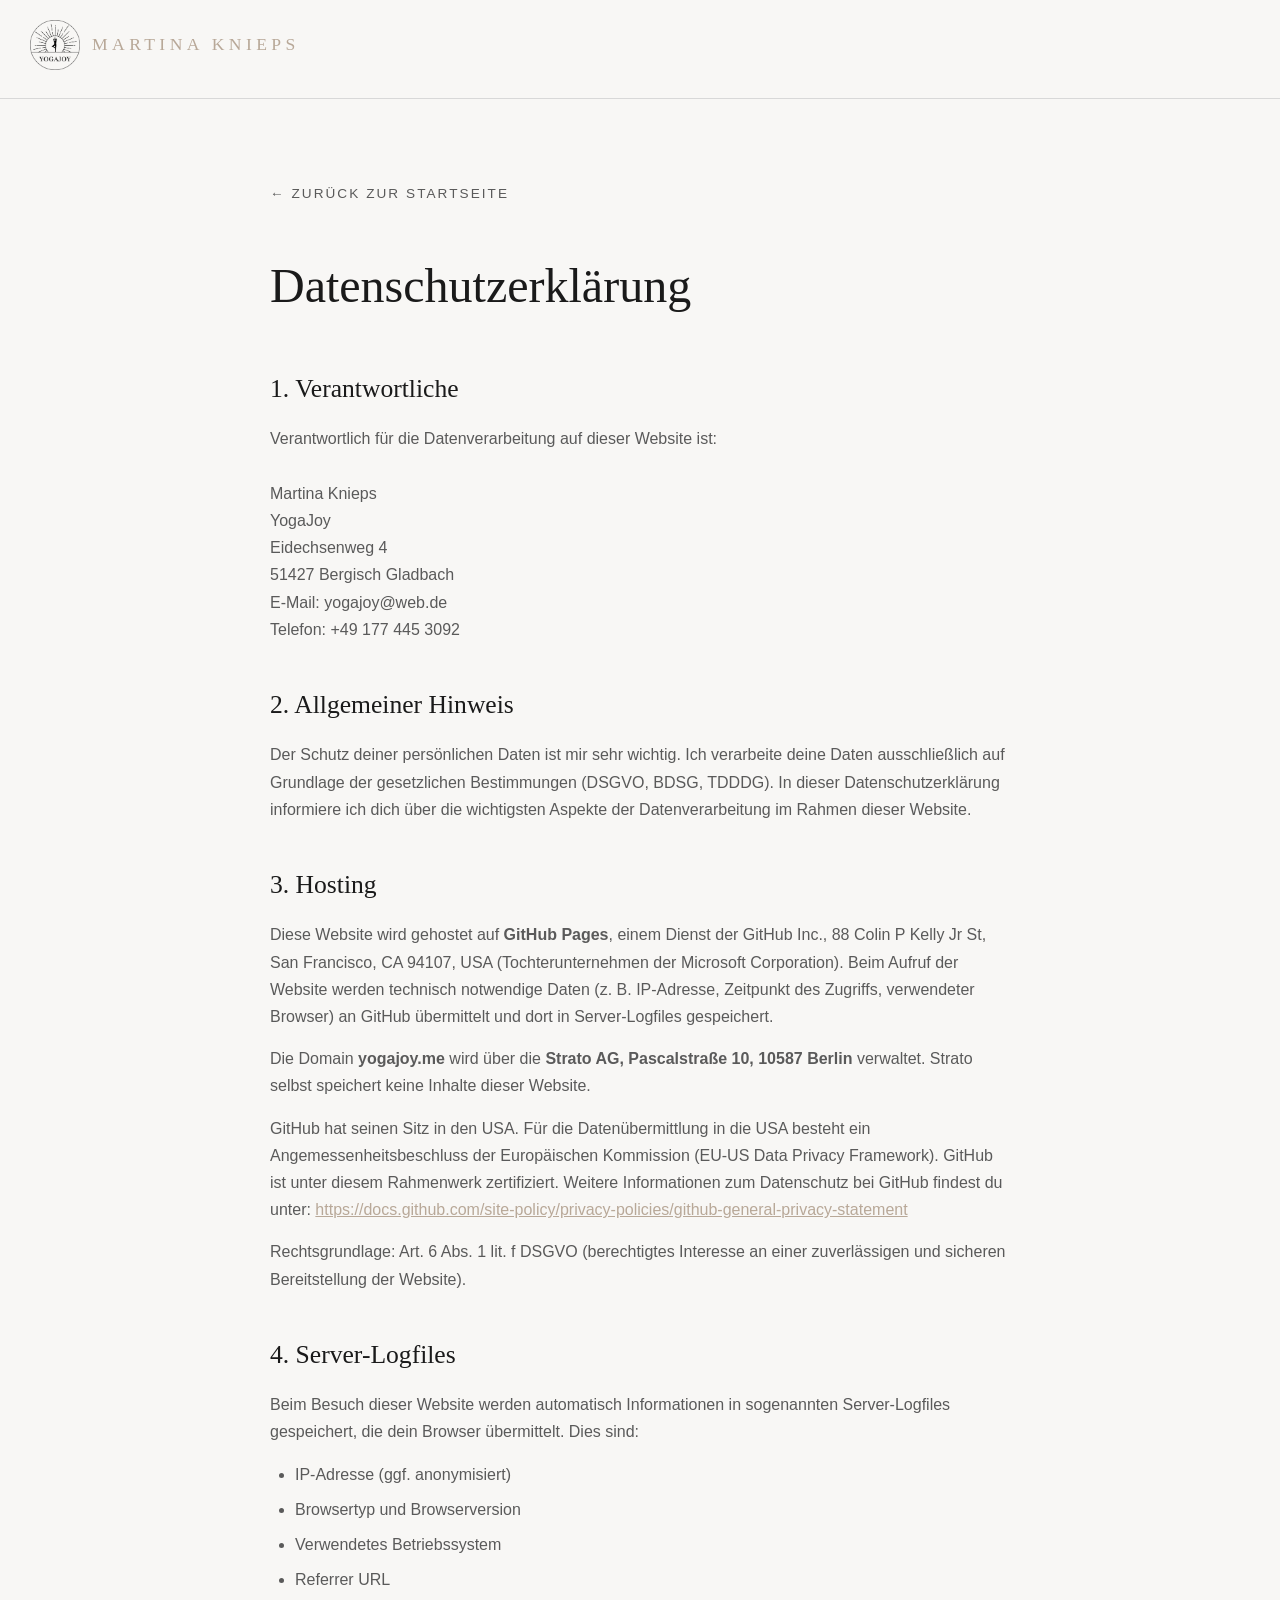
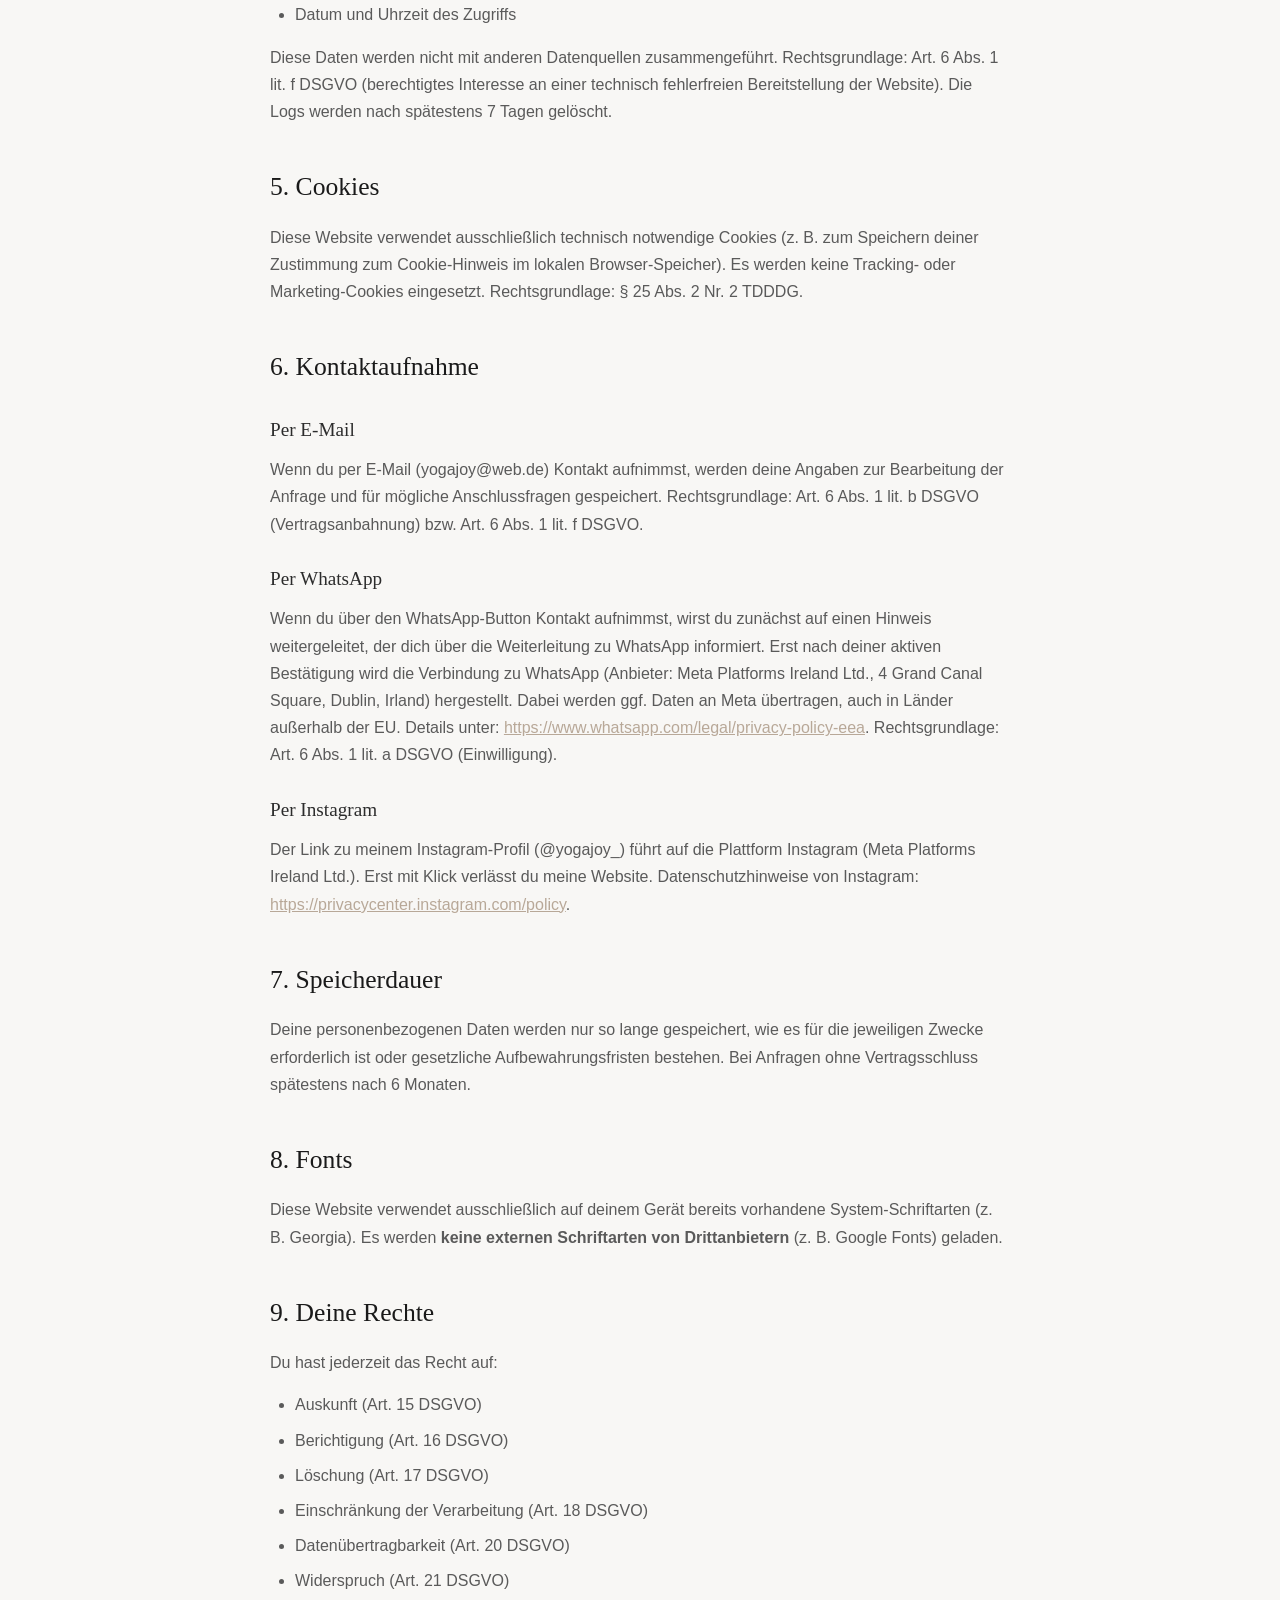
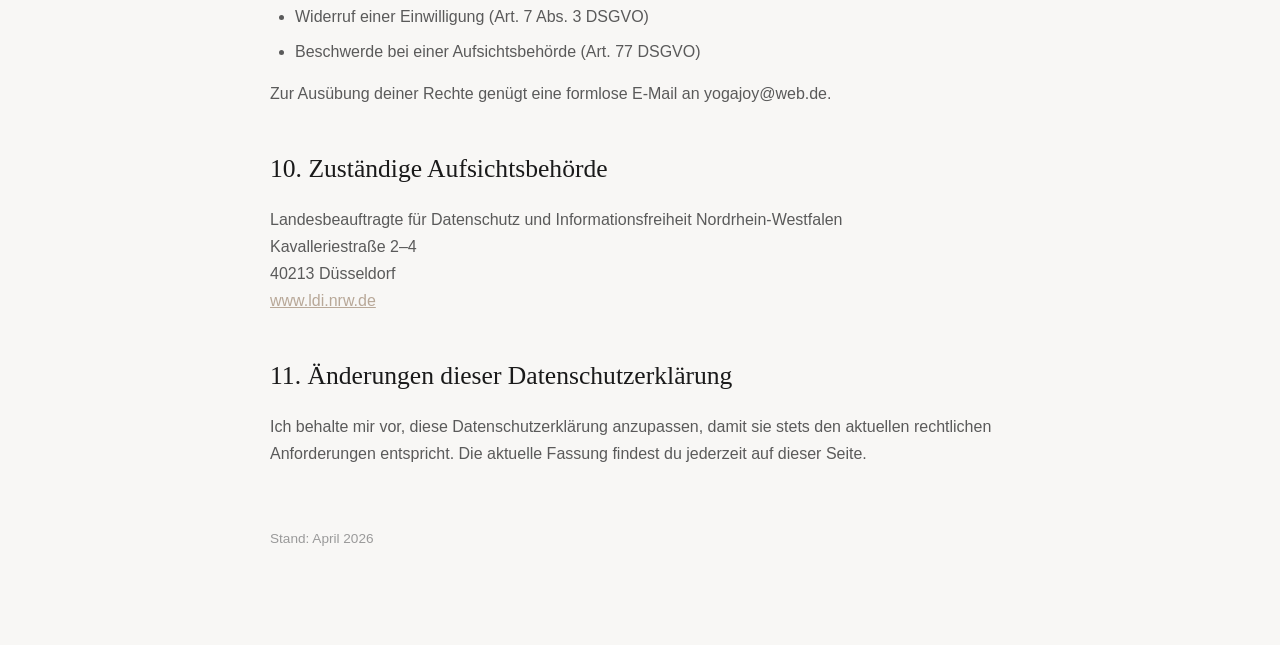
<file: datenschutz.html>
<!DOCTYPE html>
<html lang="de">
<head>
    <meta charset="UTF-8">
    <meta name="viewport" content="width=device-width, initial-scale=1.0">
    <title>Datenschutz | YogaJoy Bensberg</title>
    <meta name="description" content="Datenschutzerklärung von YogaJoy – Martina Knieps.">
    <meta name="robots" content="noindex, follow">
    <link rel="icon" type="image/png" href="bilder/YogaJoy_Logo_transparent.png">
    <link rel="stylesheet" href="fonts/fonts.css">
    <style>
        :root {
            --black: #1a1a1a; --dark: #2c2c2c; --mid: #5a5a5a; --light: #9a9a9a;
            --silver: #d8d8d8; --offwhite: #f8f7f5; --accent: #b8a898;
        }
        * { margin: 0; padding: 0; box-sizing: border-box; }
        body {
            font-family: 'Jost', -apple-system, BlinkMacSystemFont, 'Segoe UI', sans-serif;
            font-weight: 300; color: var(--dark); background: var(--offwhite); line-height: 1.7;
        }
        h1, h2, h3 { font-family: 'Cormorant Garamond', Georgia, serif; font-weight: 400; color: var(--black); }
        h1 { font-size: 3rem; margin-bottom: 40px; }
        h2 { font-size: 1.6rem; margin-top: 40px; margin-bottom: 15px; }
        h3 { font-size: 1.2rem; margin-top: 25px; margin-bottom: 10px; color: var(--dark); }
        .container { max-width: 800px; margin: 0 auto; padding: 80px 30px; }
        p, ul { margin-bottom: 15px; color: var(--mid); }
        ul { padding-left: 25px; }
        li { margin-bottom: 8px; }
        a { color: var(--accent); }
        .back-link {
            display: inline-flex; align-items: center; gap: 8px;
            color: var(--mid); text-decoration: none; margin-bottom: 40px;
            font-size: 0.85rem; text-transform: uppercase; letter-spacing: 0.15em;
        }
        .back-link:hover { color: var(--black); }
        header {
            padding: 20px 30px; background: rgba(248,247,245,0.92);
            backdrop-filter: blur(15px); border-bottom: 1px solid var(--silver);
        }
        .logo-link { display: inline-flex; align-items: center; gap: 12px; text-decoration: none; }
        .logo-link img { height: 50px; }
        .logo-link span {
            font-family: 'Cormorant Garamond', Georgia, serif; font-size: 1.1rem;
            color: var(--accent); letter-spacing: 0.25em; font-weight: 400;
            text-transform: uppercase;
        }
    </style>
</head>
<body>

<header>
    <a href="index.html" class="logo-link">
        <img src="bilder/YogaJoy_Logo_transparent.png" alt="YogaJoy Logo">
        <span>Martina Knieps</span>
    </a>
</header>

<div class="container">
    <a href="index.html" class="back-link">← Zurück zur Startseite</a>
    <h1>Datenschutzerklärung</h1>

    <h2>1. Verantwortliche</h2>
    <p>
        Verantwortlich für die Datenverarbeitung auf dieser Website ist:<br><br>
        Martina Knieps<br>
        YogaJoy<br>
        Eidechsenweg 4<br>
        51427 Bergisch Gladbach<br>
        E-Mail: yogajoy@web.de<br>
        Telefon: +49 177 445 3092
    </p>

    <h2>2. Allgemeiner Hinweis</h2>
    <p>Der Schutz deiner persönlichen Daten ist mir sehr wichtig. Ich verarbeite deine Daten ausschließlich auf Grundlage der gesetzlichen Bestimmungen (DSGVO, BDSG, TDDDG). In dieser Datenschutzerklärung informiere ich dich über die wichtigsten Aspekte der Datenverarbeitung im Rahmen dieser Website.</p>

    <h2>3. Hosting</h2>
    <p>Diese Website wird gehostet auf <strong>GitHub Pages</strong>, einem Dienst der GitHub Inc., 88 Colin P Kelly Jr St, San Francisco, CA 94107, USA (Tochterunternehmen der Microsoft Corporation). Beim Aufruf der Website werden technisch notwendige Daten (z. B. IP-Adresse, Zeitpunkt des Zugriffs, verwendeter Browser) an GitHub übermittelt und dort in Server-Logfiles gespeichert.</p>
    <p>Die Domain <strong>yogajoy.me</strong> wird über die <strong>Strato AG, Pascalstraße 10, 10587 Berlin</strong> verwaltet. Strato selbst speichert keine Inhalte dieser Website.</p>
    <p>GitHub hat seinen Sitz in den USA. Für die Datenübermittlung in die USA besteht ein Angemessenheitsbeschluss der Europäischen Kommission (EU-US Data Privacy Framework). GitHub ist unter diesem Rahmenwerk zertifiziert. Weitere Informationen zum Datenschutz bei GitHub findest du unter: <a href="https://docs.github.com/site-policy/privacy-policies/github-general-privacy-statement" target="_blank" rel="noopener noreferrer">https://docs.github.com/site-policy/privacy-policies/github-general-privacy-statement</a></p>
    <p>Rechtsgrundlage: Art. 6 Abs. 1 lit. f DSGVO (berechtigtes Interesse an einer zuverlässigen und sicheren Bereitstellung der Website).</p>

    <h2>4. Server-Logfiles</h2>
    <p>Beim Besuch dieser Website werden automatisch Informationen in sogenannten Server-Logfiles gespeichert, die dein Browser übermittelt. Dies sind:</p>
    <ul>
        <li>IP-Adresse (ggf. anonymisiert)</li>
        <li>Browsertyp und Browserversion</li>
        <li>Verwendetes Betriebssystem</li>
        <li>Referrer URL</li>
        <li>Datum und Uhrzeit des Zugriffs</li>
    </ul>
    <p>Diese Daten werden nicht mit anderen Datenquellen zusammengeführt. Rechtsgrundlage: Art. 6 Abs. 1 lit. f DSGVO (berechtigtes Interesse an einer technisch fehlerfreien Bereitstellung der Website). Die Logs werden nach spätestens 7 Tagen gelöscht.</p>

    <h2>5. Cookies</h2>
    <p>Diese Website verwendet ausschließlich technisch notwendige Cookies (z. B. zum Speichern deiner Zustimmung zum Cookie-Hinweis im lokalen Browser-Speicher). Es werden keine Tracking- oder Marketing-Cookies eingesetzt. Rechtsgrundlage: § 25 Abs. 2 Nr. 2 TDDDG.</p>

    <h2>6. Kontaktaufnahme</h2>
    <h3>Per E-Mail</h3>
    <p>Wenn du per E-Mail (yogajoy@web.de) Kontakt aufnimmst, werden deine Angaben zur Bearbeitung der Anfrage und für mögliche Anschlussfragen gespeichert. Rechtsgrundlage: Art. 6 Abs. 1 lit. b DSGVO (Vertragsanbahnung) bzw. Art. 6 Abs. 1 lit. f DSGVO.</p>

    <h3>Per WhatsApp</h3>
    <p>Wenn du über den WhatsApp-Button Kontakt aufnimmst, wirst du zunächst auf einen Hinweis weitergeleitet, der dich über die Weiterleitung zu WhatsApp informiert. Erst nach deiner aktiven Bestätigung wird die Verbindung zu WhatsApp (Anbieter: Meta Platforms Ireland Ltd., 4 Grand Canal Square, Dublin, Irland) hergestellt. Dabei werden ggf. Daten an Meta übertragen, auch in Länder außerhalb der EU. Details unter: <a href="https://www.whatsapp.com/legal/privacy-policy-eea" target="_blank" rel="noopener noreferrer">https://www.whatsapp.com/legal/privacy-policy-eea</a>. Rechtsgrundlage: Art. 6 Abs. 1 lit. a DSGVO (Einwilligung).</p>

    <h3>Per Instagram</h3>
    <p>Der Link zu meinem Instagram-Profil (@yogajoy_) führt auf die Plattform Instagram (Meta Platforms Ireland Ltd.). Erst mit Klick verlässt du meine Website. Datenschutzhinweise von Instagram: <a href="https://privacycenter.instagram.com/policy" target="_blank" rel="noopener noreferrer">https://privacycenter.instagram.com/policy</a>.</p>

    <h2>7. Speicherdauer</h2>
    <p>Deine personenbezogenen Daten werden nur so lange gespeichert, wie es für die jeweiligen Zwecke erforderlich ist oder gesetzliche Aufbewahrungsfristen bestehen. Bei Anfragen ohne Vertragsschluss spätestens nach 6 Monaten.</p>

    <h2>8. Fonts</h2>
    <p>Diese Website verwendet ausschließlich auf deinem Gerät bereits vorhandene System-Schriftarten (z. B. Georgia). Es werden <strong>keine externen Schriftarten von Drittanbietern</strong> (z. B. Google Fonts) geladen.</p>

    <h2>9. Deine Rechte</h2>
    <p>Du hast jederzeit das Recht auf:</p>
    <ul>
        <li>Auskunft (Art. 15 DSGVO)</li>
        <li>Berichtigung (Art. 16 DSGVO)</li>
        <li>Löschung (Art. 17 DSGVO)</li>
        <li>Einschränkung der Verarbeitung (Art. 18 DSGVO)</li>
        <li>Datenübertragbarkeit (Art. 20 DSGVO)</li>
        <li>Widerspruch (Art. 21 DSGVO)</li>
        <li>Widerruf einer Einwilligung (Art. 7 Abs. 3 DSGVO)</li>
        <li>Beschwerde bei einer Aufsichtsbehörde (Art. 77 DSGVO)</li>
    </ul>
    <p>Zur Ausübung deiner Rechte genügt eine formlose E-Mail an yogajoy@web.de.</p>

    <h2>10. Zuständige Aufsichtsbehörde</h2>
    <p>
        Landesbeauftragte für Datenschutz und Informationsfreiheit Nordrhein-Westfalen<br>
        Kavalleriestraße 2–4<br>
        40213 Düsseldorf<br>
        <a href="https://www.ldi.nrw.de" target="_blank" rel="noopener noreferrer">www.ldi.nrw.de</a>
    </p>

    <h2>11. Änderungen dieser Datenschutzerklärung</h2>
    <p>Ich behalte mir vor, diese Datenschutzerklärung anzupassen, damit sie stets den aktuellen rechtlichen Anforderungen entspricht. Die aktuelle Fassung findest du jederzeit auf dieser Seite.</p>

    <p style="margin-top: 60px; font-size: 0.85rem; color: var(--light);">
        Stand: April 2026
    </p>
</div>

</body>
</html>
</file>
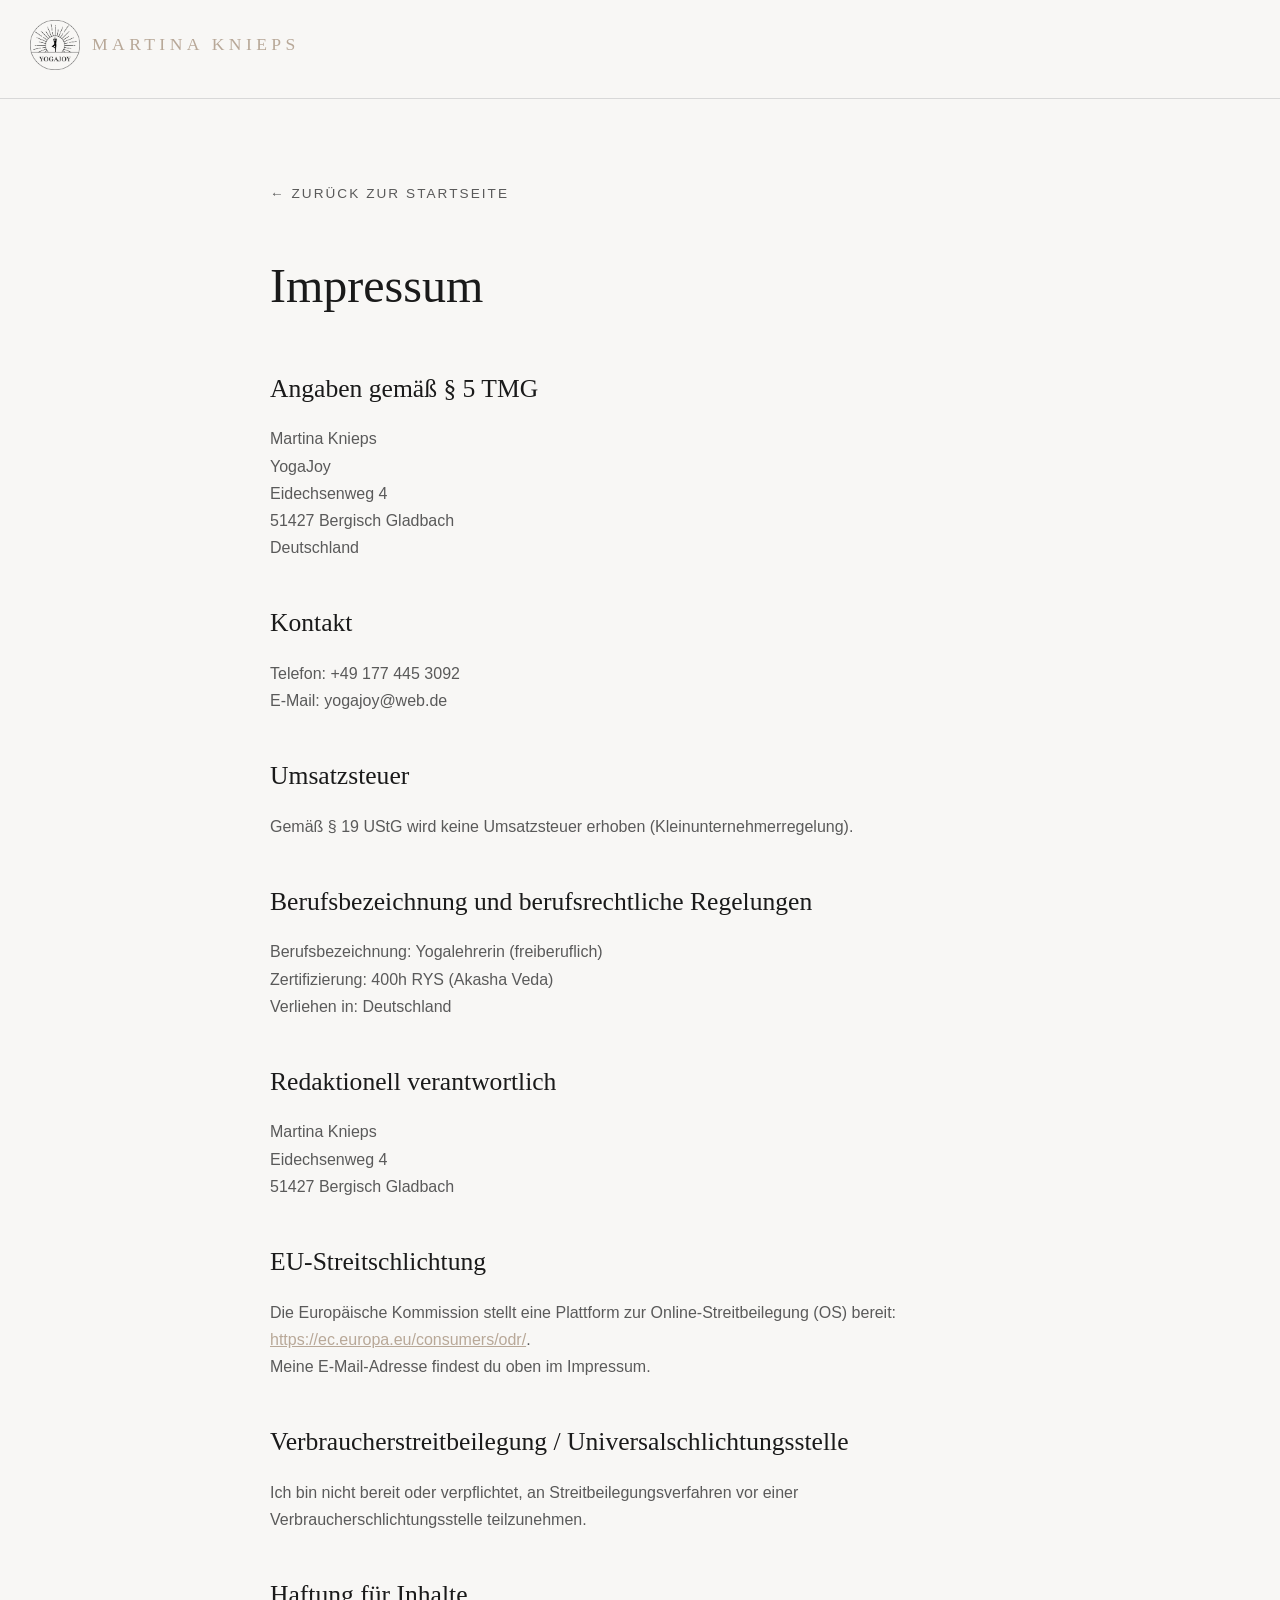
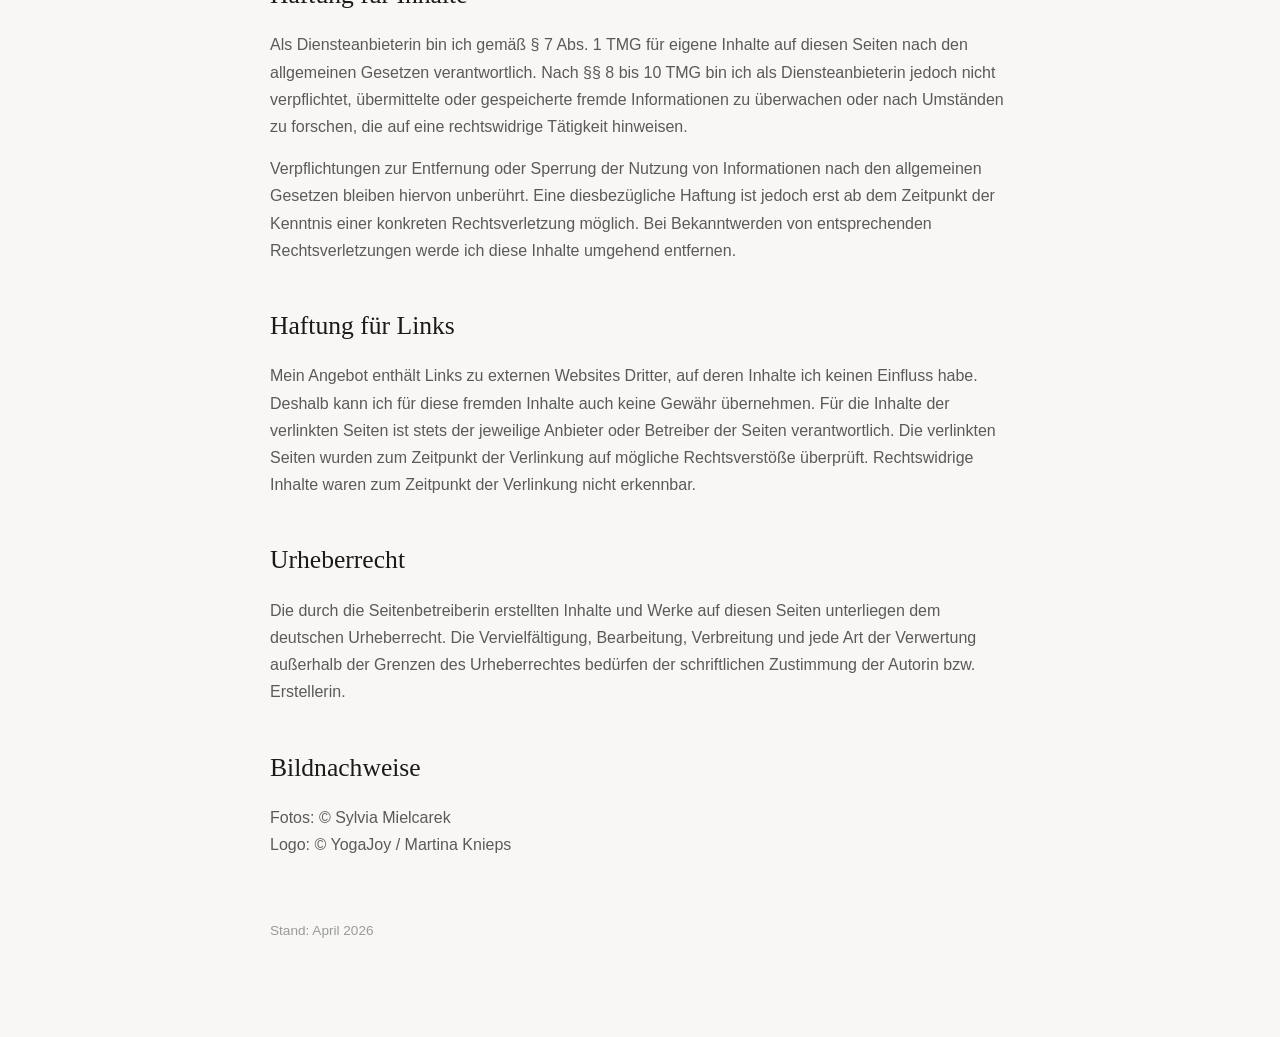
<file: impressum.html>
<!DOCTYPE html>
<html lang="de">
<head>
    <meta charset="UTF-8">
    <meta name="viewport" content="width=device-width, initial-scale=1.0">
    <title>Impressum | YogaJoy Bensberg</title>
    <meta name="description" content="Impressum von YogaJoy – Martina Knieps, Hatha Yoga in Bensberg.">
    <meta name="robots" content="noindex, follow">
    <link rel="icon" type="image/png" href="bilder/YogaJoy_Logo_transparent.png">
    <link rel="stylesheet" href="fonts/fonts.css">
    <style>
        :root {
            --black: #1a1a1a; --dark: #2c2c2c; --mid: #5a5a5a; --light: #9a9a9a;
            --silver: #d8d8d8; --offwhite: #f8f7f5; --accent: #b8a898;
        }
        * { margin: 0; padding: 0; box-sizing: border-box; }
        body {
            font-family: 'Jost', -apple-system, BlinkMacSystemFont, 'Segoe UI', sans-serif;
            font-weight: 300; color: var(--dark); background: var(--offwhite); line-height: 1.7;
        }
        h1, h2 { font-family: 'Cormorant Garamond', Georgia, serif; font-weight: 400; color: var(--black); }
        h1 { font-size: 3rem; margin-bottom: 40px; }
        h2 { font-size: 1.6rem; margin-top: 40px; margin-bottom: 15px; }
        .container { max-width: 800px; margin: 0 auto; padding: 80px 30px; }
        p { margin-bottom: 15px; color: var(--mid); }
        a { color: var(--accent); }
        .back-link {
            display: inline-flex; align-items: center; gap: 8px;
            color: var(--mid); text-decoration: none; margin-bottom: 40px;
            font-size: 0.85rem; text-transform: uppercase; letter-spacing: 0.15em;
        }
        .back-link:hover { color: var(--black); }
        header {
            padding: 20px 30px; background: rgba(248,247,245,0.92);
            backdrop-filter: blur(15px); border-bottom: 1px solid var(--silver);
        }
        .logo-link { display: inline-flex; align-items: center; gap: 12px; text-decoration: none; }
        .logo-link img { height: 50px; }
        .logo-link span {
            font-family: 'Cormorant Garamond', Georgia, serif; font-size: 1.1rem;
            color: var(--accent); letter-spacing: 0.25em; font-weight: 400;
            text-transform: uppercase;
        }
    </style>
</head>
<body>

<header>
    <a href="index.html" class="logo-link">
        <img src="bilder/YogaJoy_Logo_transparent.png" alt="YogaJoy Logo">
        <span>Martina Knieps</span>
    </a>
</header>

<div class="container">
    <a href="index.html" class="back-link">← Zurück zur Startseite</a>
    <h1>Impressum</h1>

    <h2>Angaben gemäß § 5 TMG</h2>
    <p>
        Martina Knieps<br>
        YogaJoy<br>
        Eidechsenweg 4<br>
        51427 Bergisch Gladbach<br>
        Deutschland
    </p>

    <h2>Kontakt</h2>
    <p>
        Telefon: +49 177 445 3092<br>
        E-Mail: yogajoy@web.de
    </p>

    <h2>Umsatzsteuer</h2>
    <p>
        Gemäß § 19 UStG wird keine Umsatzsteuer erhoben (Kleinunternehmerregelung).
    </p>

    <h2>Berufsbezeichnung und berufsrechtliche Regelungen</h2>
    <p>
        Berufsbezeichnung: Yogalehrerin (freiberuflich)<br>
        Zertifizierung: 400h RYS (Akasha Veda)<br>
        Verliehen in: Deutschland
    </p>

    <h2>Redaktionell verantwortlich</h2>
    <p>
        Martina Knieps<br>
        Eidechsenweg 4<br>
        51427 Bergisch Gladbach
    </p>

    <h2>EU-Streitschlichtung</h2>
    <p>
        Die Europäische Kommission stellt eine Plattform zur Online-Streitbeilegung (OS) bereit:
        <a href="https://ec.europa.eu/consumers/odr/" target="_blank" rel="noopener noreferrer">https://ec.europa.eu/consumers/odr/</a>.<br>
        Meine E-Mail-Adresse findest du oben im Impressum.
    </p>

    <h2>Verbraucherstreitbeilegung / Universalschlichtungsstelle</h2>
    <p>Ich bin nicht bereit oder verpflichtet, an Streitbeilegungsverfahren vor einer Verbraucherschlichtungsstelle teilzunehmen.</p>

    <h2>Haftung für Inhalte</h2>
    <p>Als Diensteanbieterin bin ich gemäß § 7 Abs. 1 TMG für eigene Inhalte auf diesen Seiten nach den allgemeinen Gesetzen verantwortlich. Nach §§ 8 bis 10 TMG bin ich als Diensteanbieterin jedoch nicht verpflichtet, übermittelte oder gespeicherte fremde Informationen zu überwachen oder nach Umständen zu forschen, die auf eine rechtswidrige Tätigkeit hinweisen.</p>
    <p>Verpflichtungen zur Entfernung oder Sperrung der Nutzung von Informationen nach den allgemeinen Gesetzen bleiben hiervon unberührt. Eine diesbezügliche Haftung ist jedoch erst ab dem Zeitpunkt der Kenntnis einer konkreten Rechtsverletzung möglich. Bei Bekanntwerden von entsprechenden Rechtsverletzungen werde ich diese Inhalte umgehend entfernen.</p>

    <h2>Haftung für Links</h2>
    <p>Mein Angebot enthält Links zu externen Websites Dritter, auf deren Inhalte ich keinen Einfluss habe. Deshalb kann ich für diese fremden Inhalte auch keine Gewähr übernehmen. Für die Inhalte der verlinkten Seiten ist stets der jeweilige Anbieter oder Betreiber der Seiten verantwortlich. Die verlinkten Seiten wurden zum Zeitpunkt der Verlinkung auf mögliche Rechtsverstöße überprüft. Rechtswidrige Inhalte waren zum Zeitpunkt der Verlinkung nicht erkennbar.</p>

    <h2>Urheberrecht</h2>
    <p>Die durch die Seitenbetreiberin erstellten Inhalte und Werke auf diesen Seiten unterliegen dem deutschen Urheberrecht. Die Vervielfältigung, Bearbeitung, Verbreitung und jede Art der Verwertung außerhalb der Grenzen des Urheberrechtes bedürfen der schriftlichen Zustimmung der Autorin bzw. Erstellerin.</p>

    <h2>Bildnachweise</h2>
    <p>Fotos: © Sylvia Mielcarek<br>Logo: © YogaJoy / Martina Knieps</p>

    <p style="margin-top: 60px; font-size: 0.85rem; color: var(--light);">
        Stand: April 2026
    </p>
</div>

</body>
</html>
</file>
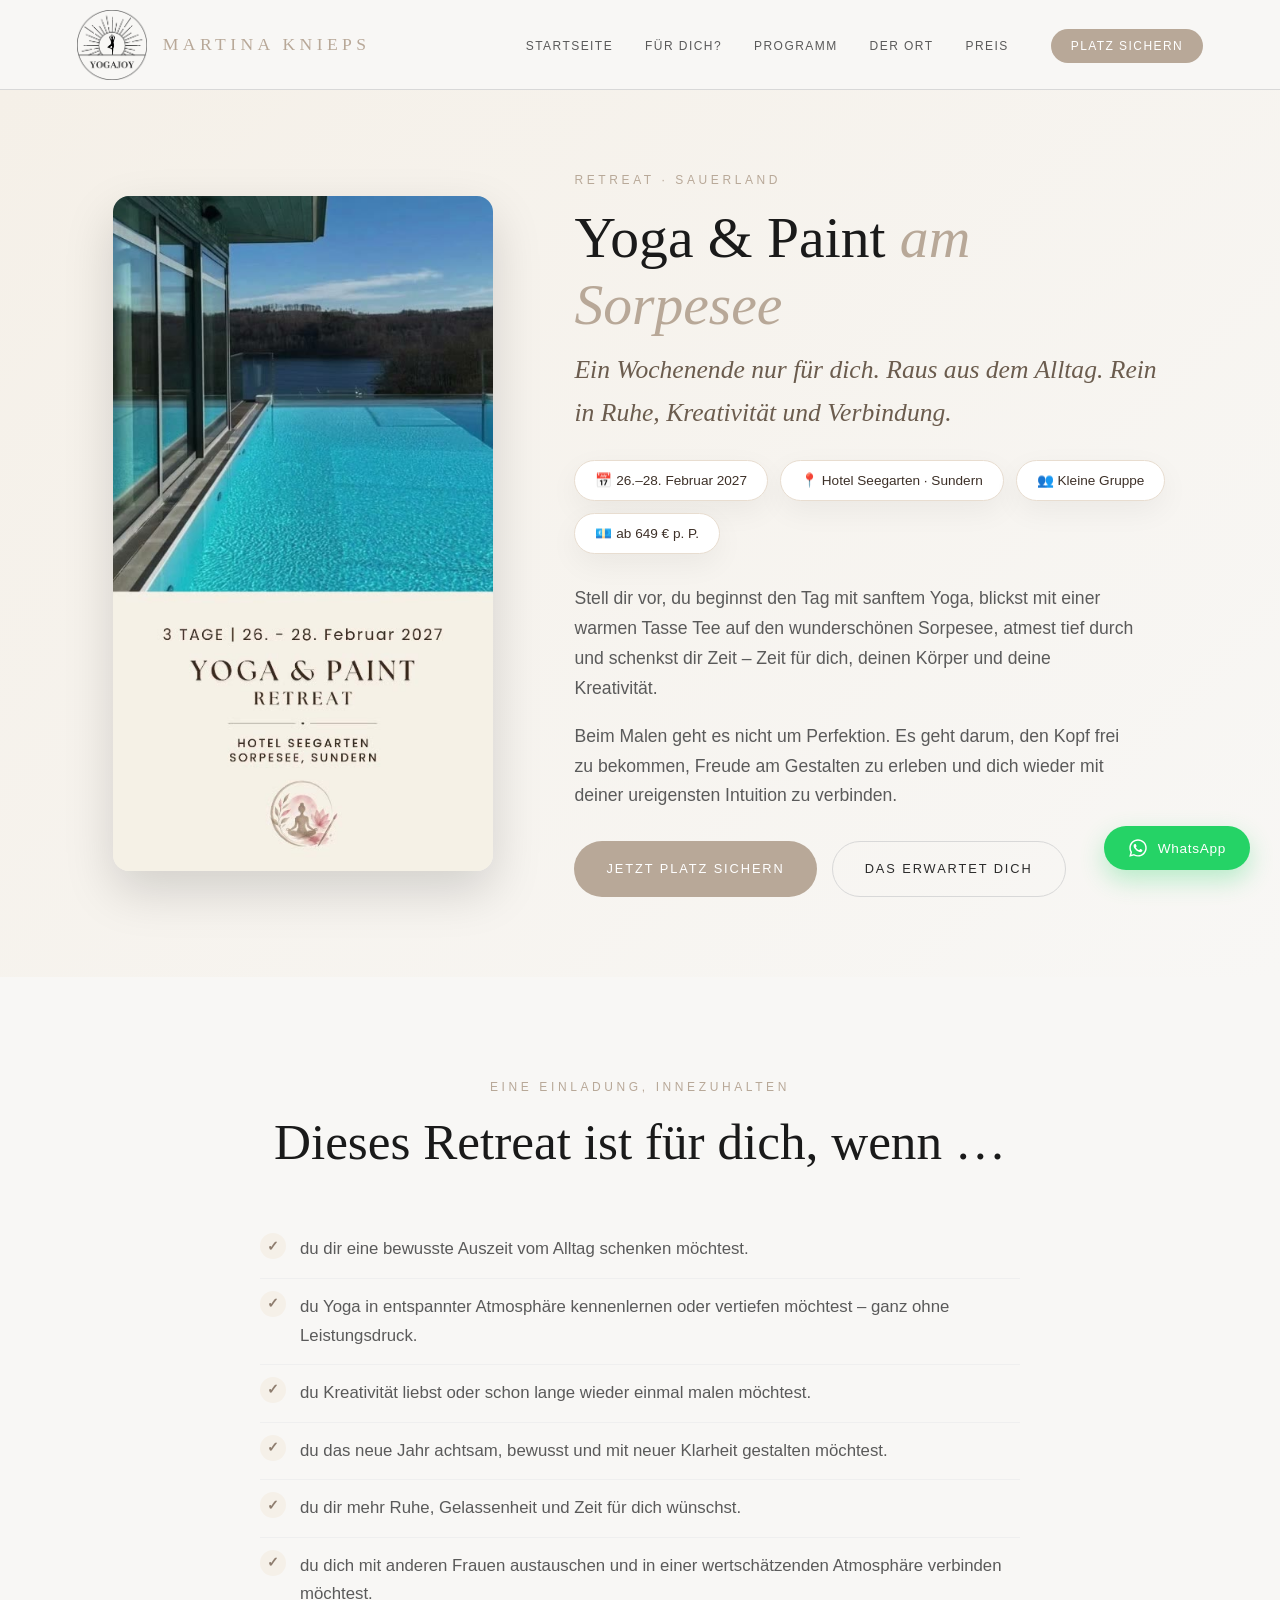
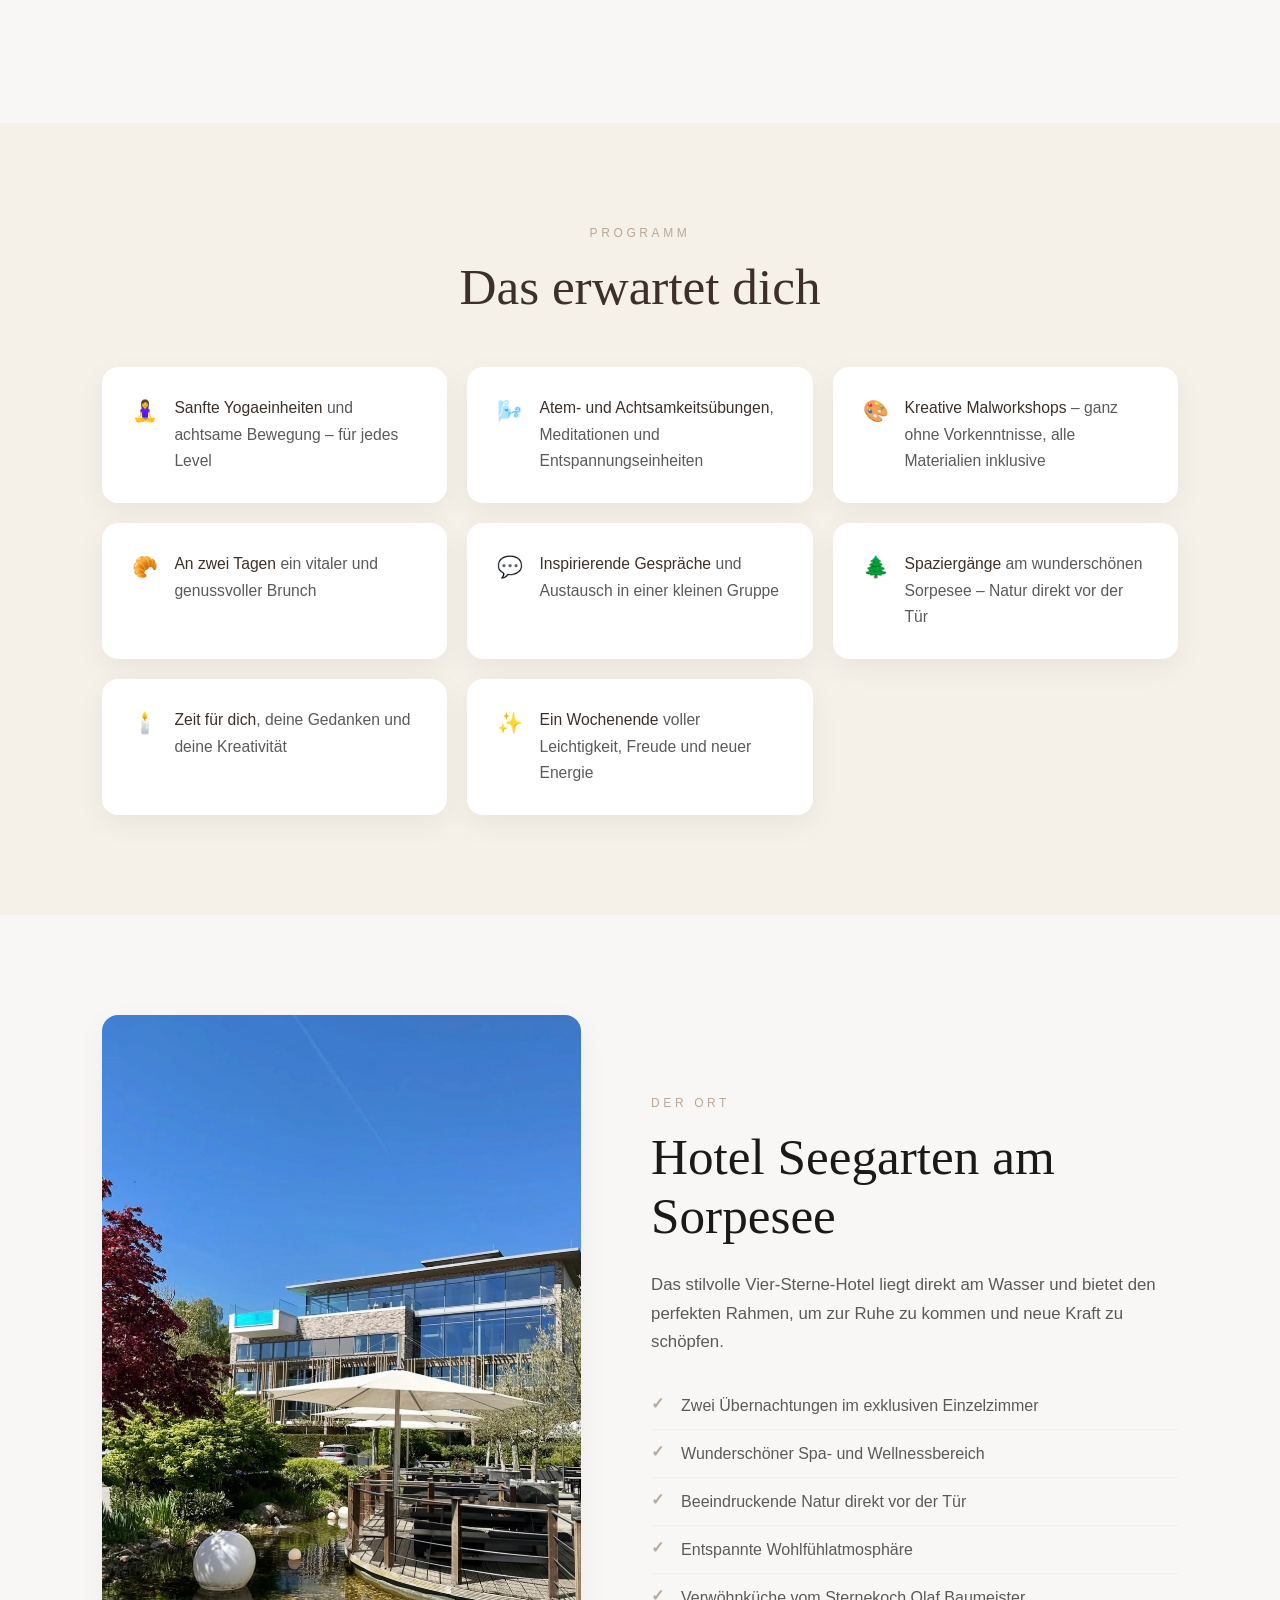
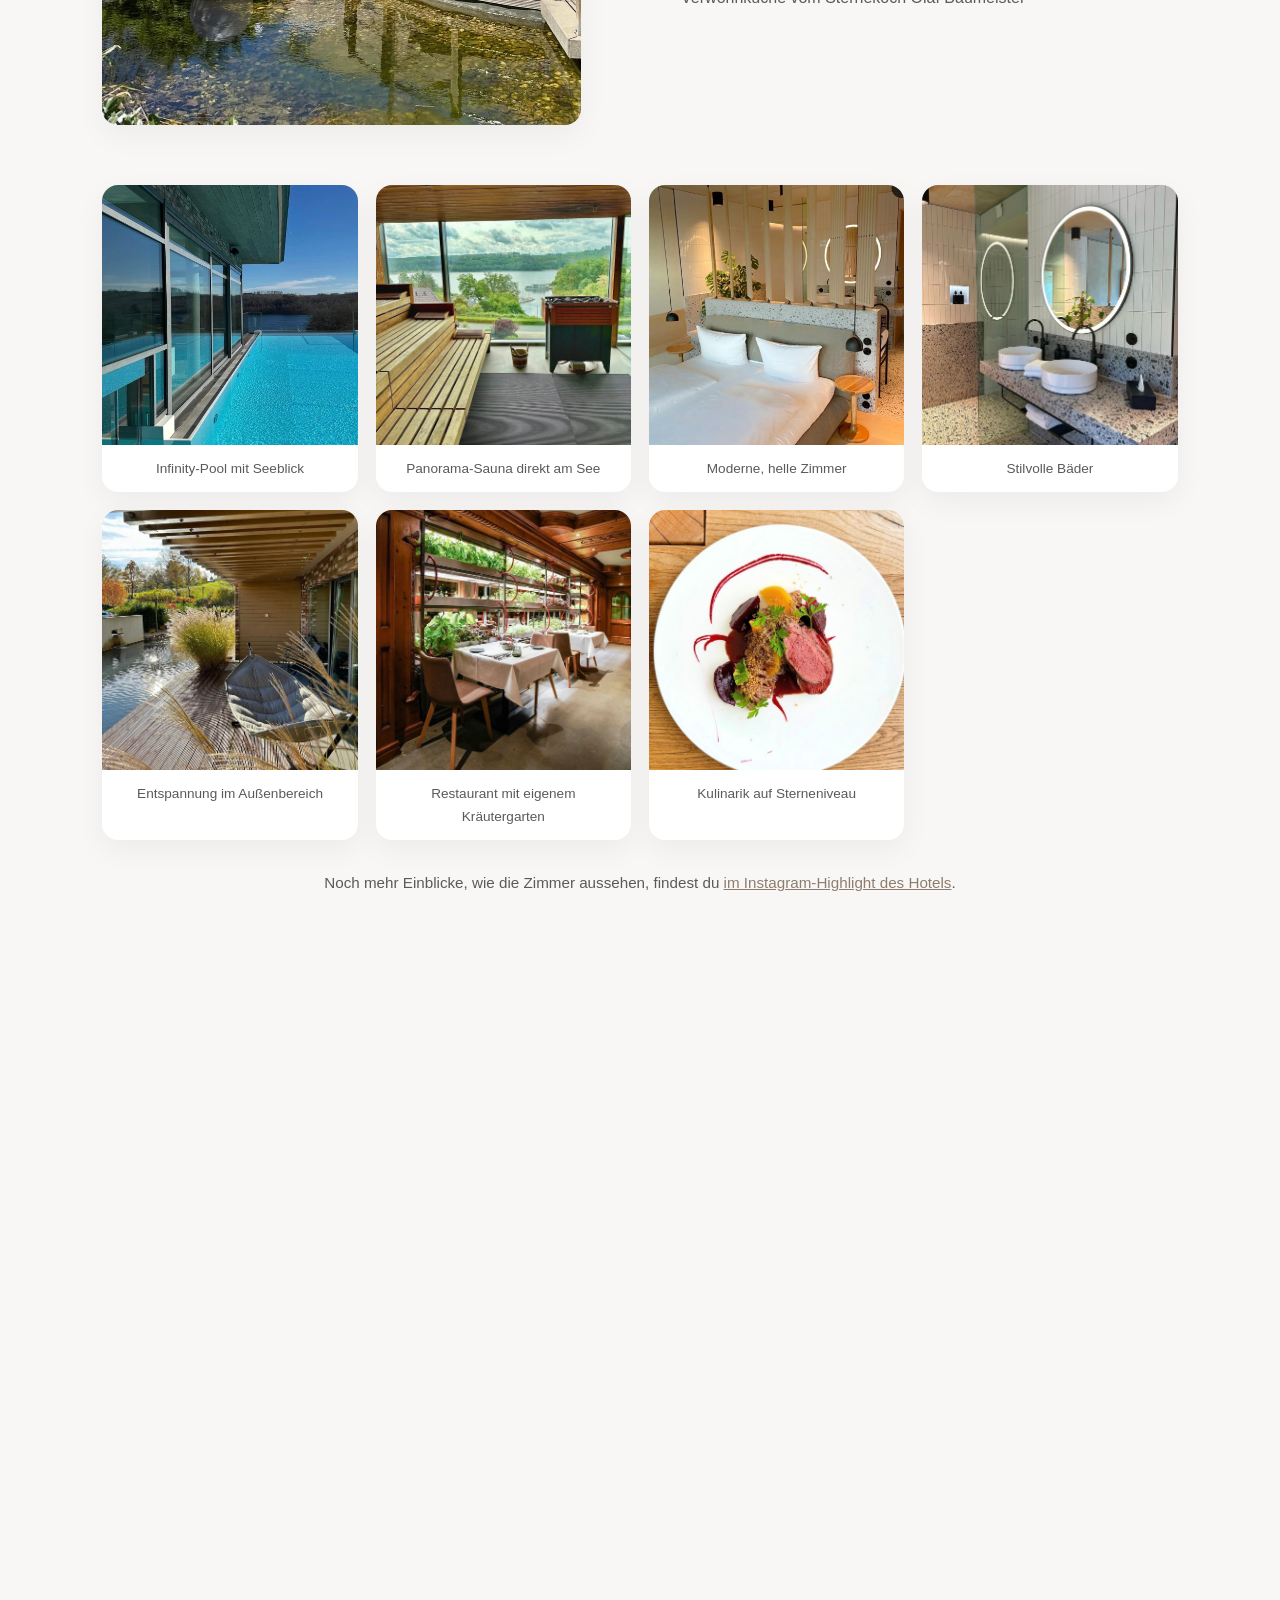
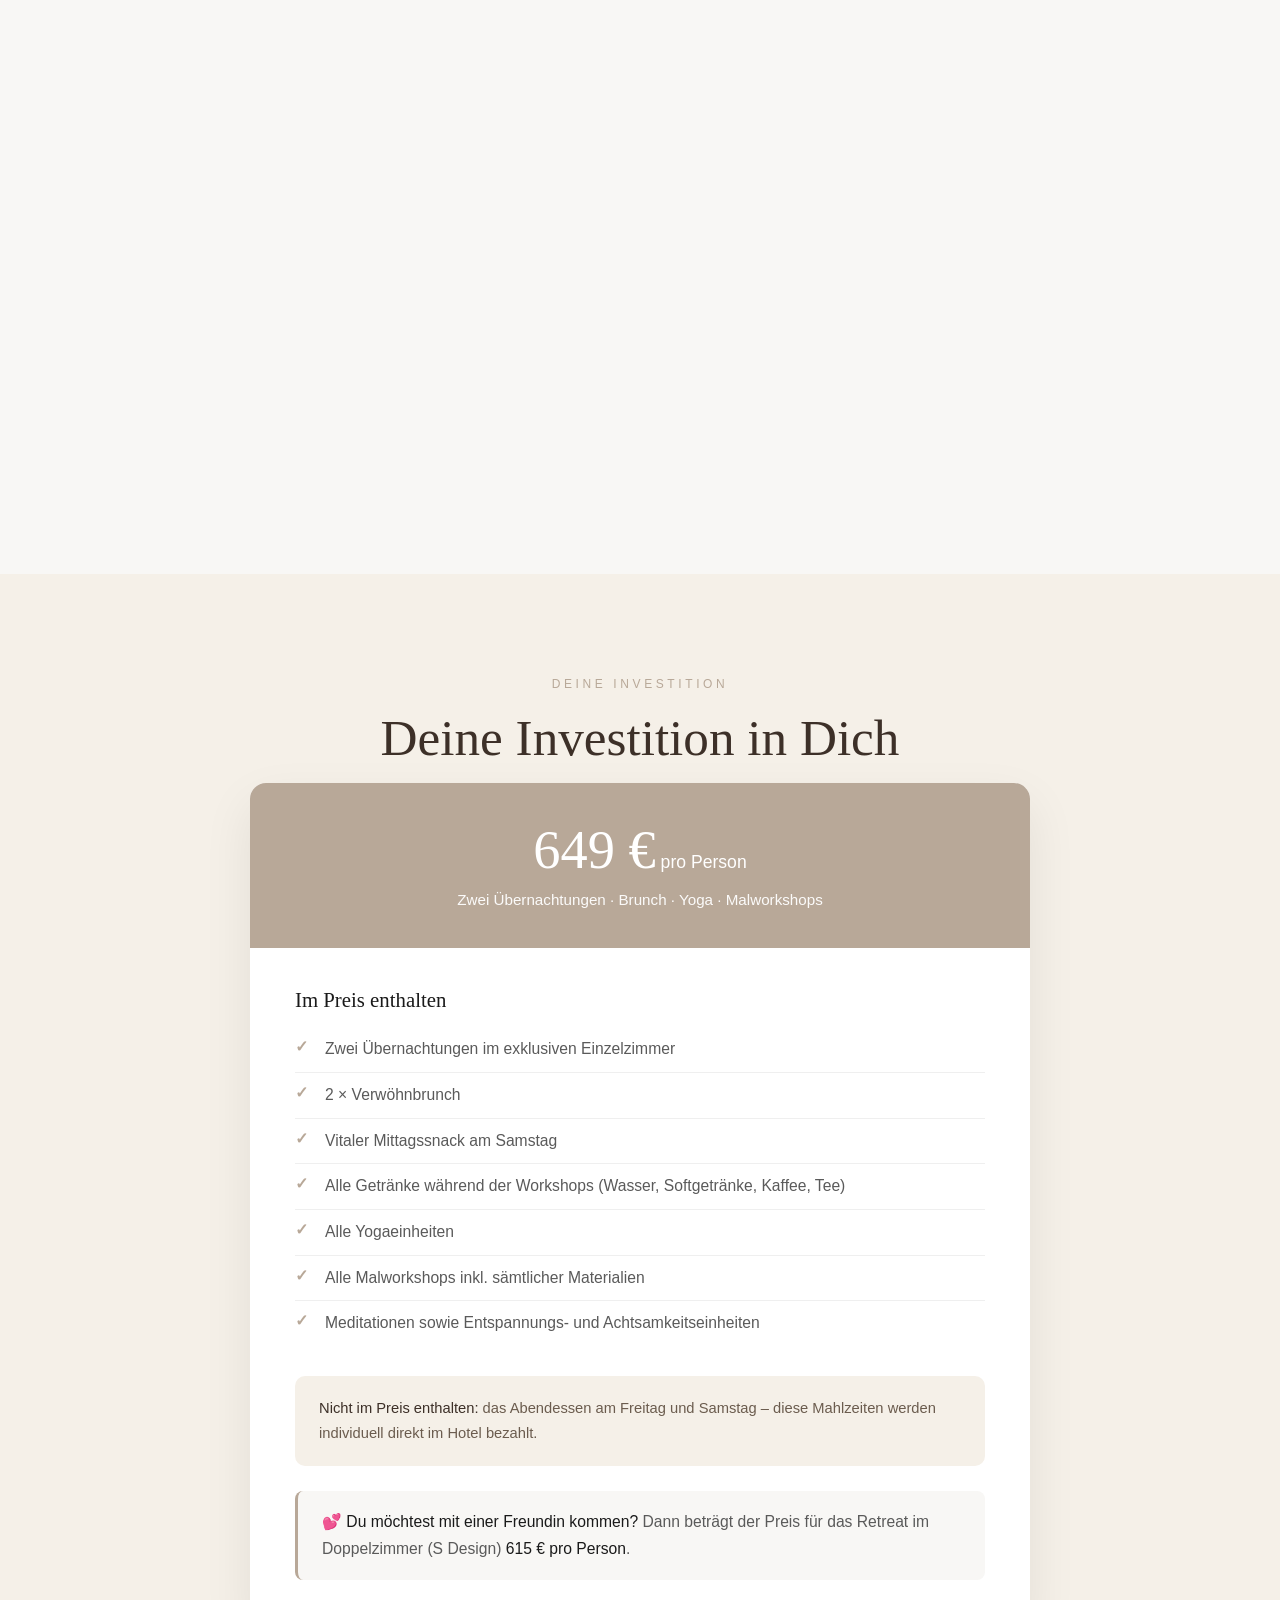
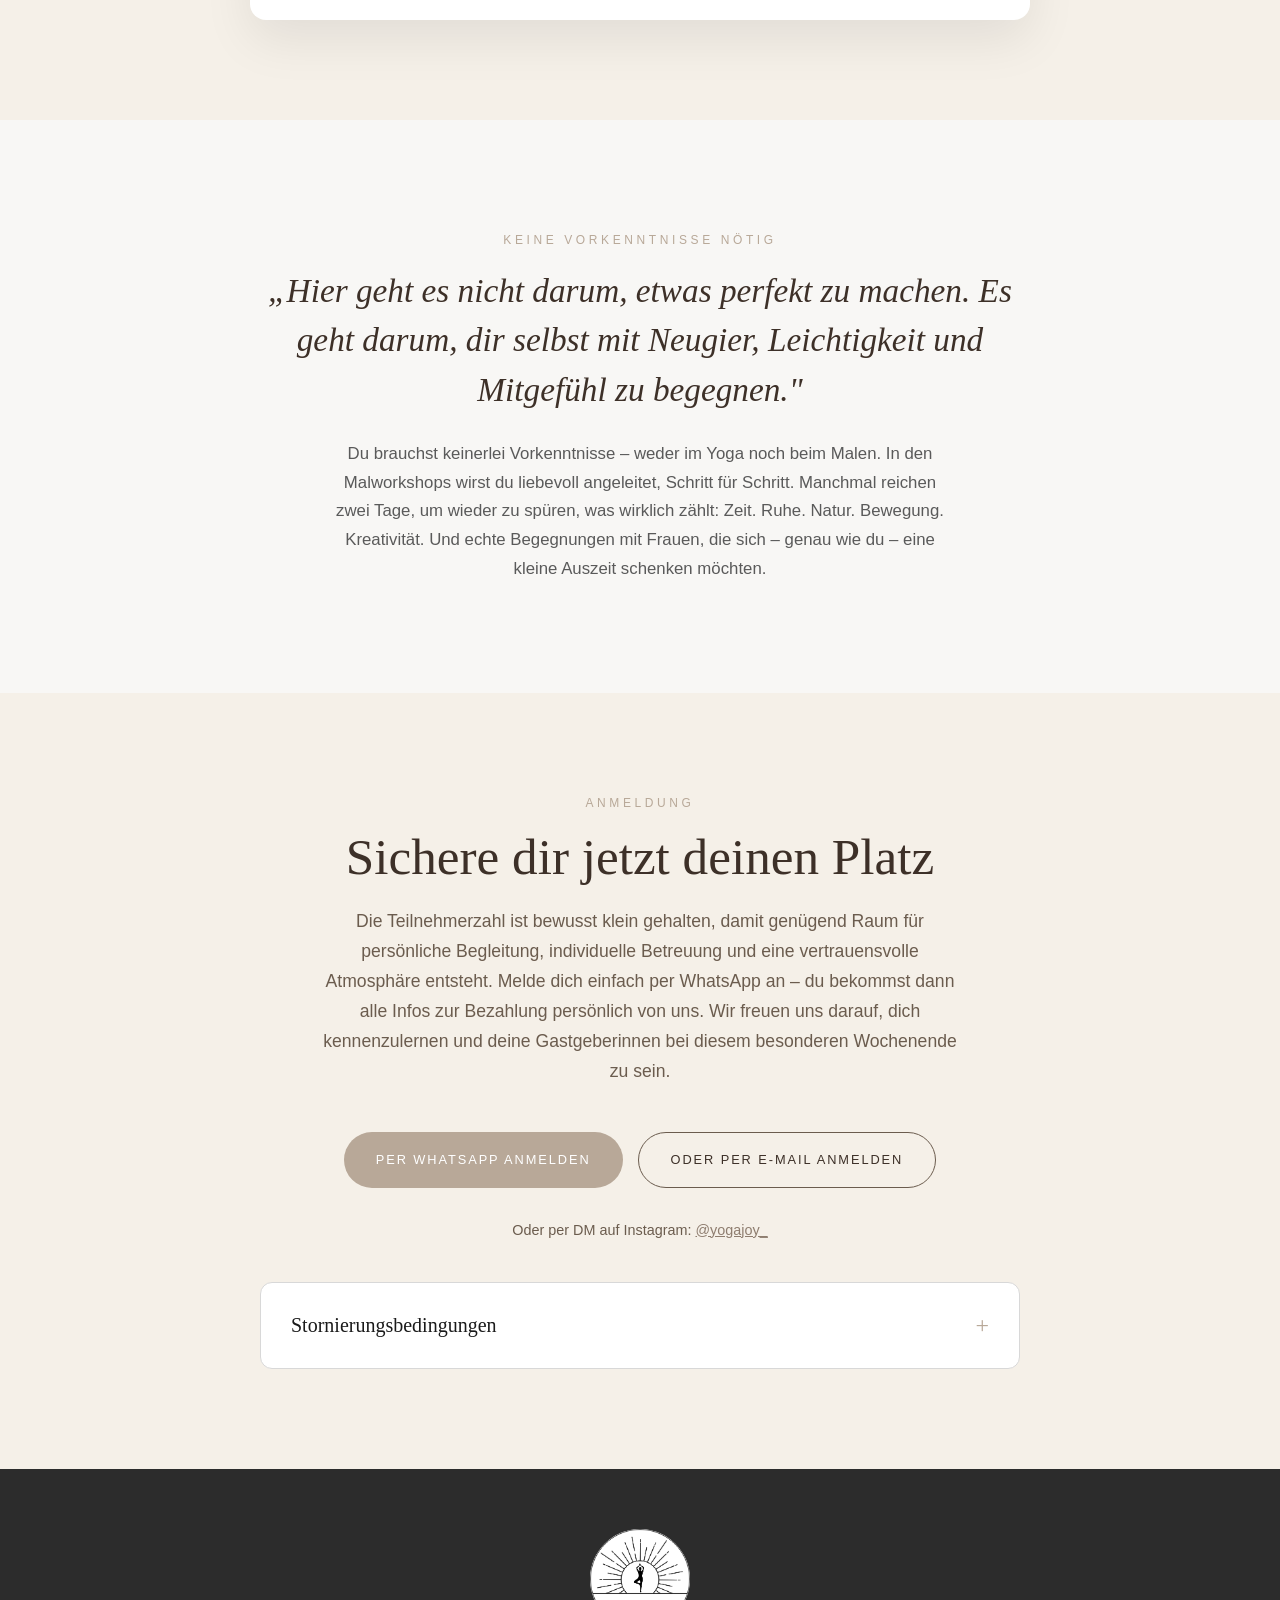
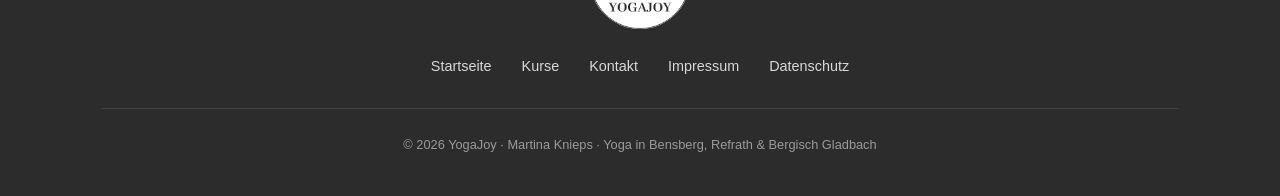
<file: retreat.html>
<!DOCTYPE html>
<html lang="de">
<head>
    <meta charset="UTF-8">
    <meta name="viewport" content="width=device-width, initial-scale=1.0">
    <title>Yoga &amp; Paint Retreat am Sorpesee | 26.–28. Februar 2027 | YogaJoy</title>
    <meta name="description" content="Yoga & Paint Retreat am Sorpesee, 26.–28. Februar 2027 im Hotel Seegarten, Sundern (Sauerland). Sanftes Yoga, Meditation, kreatives Malen – ein Wochenende nur für dich. Jetzt Platz sichern.">
    <meta name="keywords" content="Yoga Retreat Sauerland, Yoga Retreat Sorpesee, Yoga und Malen, Yoga Paint Retreat, Frauen Retreat NRW, Wellness Wochenende Sauerland, Hotel Seegarten Sundern, YogaJoy, Martina Knieps">
    <meta name="author" content="Martina Knieps – YogaJoy">
    <meta name="robots" content="index, follow">

    <meta property="og:title" content="Yoga & Paint Retreat am Sorpesee | 26.–28. Februar 2027">
    <meta property="og:description" content="Ein Wochenende nur für dich: sanftes Yoga, Meditation und kreatives Malen direkt am Sorpesee im Sauerland. Kleine Gruppe, keine Vorkenntnisse nötig.">
    <meta property="og:type" content="website">
    <meta property="og:url" content="https://yogajoy.me/retreat.html">
    <meta property="og:locale" content="de_DE">
    <meta property="og:image" content="https://yogajoy.me/bilder/retreat-poster.jpg">

    <link rel="canonical" href="https://yogajoy.me/retreat.html">
    <link rel="icon" type="image/png" href="bilder/YogaJoy_Logo_transparent.png">
    <link rel="stylesheet" href="fonts/fonts.css">

    <script type="application/ld+json">
    {
      "@context": "https://schema.org",
      "@type": "Event",
      "name": "Yoga & Paint Retreat am Sorpesee",
      "description": "Ein Wochenende nur für dich: sanfte Yogaeinheiten, Meditation, Atem- und Achtsamkeitsübungen sowie kreative Malworkshops direkt am Sorpesee im Sauerland. Keine Vorkenntnisse nötig.",
      "startDate": "2027-02-26",
      "endDate": "2027-02-28",
      "eventAttendanceMode": "https://schema.org/OfflineEventAttendanceMode",
      "eventStatus": "https://schema.org/EventScheduled",
      "image": "https://yogajoy.me/bilder/retreat-poster.jpg",
      "location": {
        "@type": "Place",
        "name": "Hotel Seegarten",
        "address": {
          "@type": "PostalAddress",
          "addressLocality": "Sundern",
          "addressRegion": "Nordrhein-Westfalen",
          "addressCountry": "DE"
        }
      },
      "offers": [
        {
          "@type": "Offer",
          "name": "Einzelzimmer",
          "price": "649",
          "priceCurrency": "EUR",
          "availability": "https://schema.org/LimitedAvailability",
          "url": "https://yogajoy.me/retreat.html"
        },
        {
          "@type": "Offer",
          "name": "Doppelzimmer S Design (pro Person)",
          "price": "615",
          "priceCurrency": "EUR",
          "availability": "https://schema.org/LimitedAvailability",
          "url": "https://yogajoy.me/retreat.html"
        }
      ],
      "organizer": {
        "@type": "Organization",
        "name": "YogaJoy – Martina Knieps",
        "url": "https://yogajoy.me/"
      }
    }
    </script>

    <style>
        :root {
            --black: #1a1a1a; --dark: #2c2c2c; --mid: #5a5a5a; --light: #9a9a9a;
            --silver: #d8d8d8; --fog: #efefef; --offwhite: #f8f7f5; --white: #ffffff;
            --accent: #b8a898; --accent-dark: #8e7d6f;
            --beige: #f5f0e8; --beige-mid: #e8ddd0; --beige-dark: #6b5c4e; --beige-text: #3d3028;
            --radius: 16px; --shadow: 0 10px 30px rgba(0,0,0,0.05);
        }
        * { margin: 0; padding: 0; box-sizing: border-box; }
        html { scroll-behavior: smooth; }
        body { font-family: 'Jost', -apple-system, BlinkMacSystemFont, 'Segoe UI', sans-serif; font-weight: 300; color: var(--dark); background: var(--offwhite); line-height: 1.7; overflow-x: hidden; }
        h1, h2, h3, h4 { font-family: 'Cormorant Garamond', Georgia, serif; font-weight: 400; line-height: 1.15; }

        nav { display: flex; justify-content: space-between; align-items: center; padding: 0 6%; height: 90px; background: rgba(248,247,245,0.92); backdrop-filter: blur(15px); -webkit-backdrop-filter: blur(15px); position: sticky; top: 0; z-index: 1000; border-bottom: 1px solid var(--silver); }
        .logo-link { display: flex; align-items: center; gap: 16px; text-decoration: none; }
        .logo { height: 70px; width: auto; transition: transform 0.3s; image-rendering: -webkit-optimize-contrast; }
        .logo:hover { transform: scale(1.03); }
        .logo-text { font-family: 'Cormorant Garamond', Georgia, serif; font-size: 1.1rem; color: var(--accent); letter-spacing: 0.25em; font-weight: 400; text-transform: uppercase; }
        .nav-links { list-style: none; display: flex; gap: 32px; align-items: center; }
        .nav-links a { text-decoration: none; color: var(--mid); font-size: 0.75rem; letter-spacing: 0.12em; text-transform: uppercase; font-weight: 400; transition: color 0.2s; }
        .nav-links a:hover { color: var(--black); }
        .nav-cta { background: var(--accent); color: white !important; padding: 10px 20px; border-radius: 50px; margin-left: 10px; }

        .hamburger { display: none; flex-direction: column; gap: 6px; cursor: pointer; background: none; border: none; padding: 10px; }
        .hamburger span { display: block; width: 28px; height: 1.5px; background: var(--dark); transition: all 0.3s; }
        .hamburger.open span:nth-child(1) { transform: translateY(7.5px) rotate(45deg); }
        .hamburger.open span:nth-child(2) { opacity: 0; }
        .hamburger.open span:nth-child(3) { transform: translateY(-7.5px) rotate(-45deg); }
        .mobile-menu { display: none; position: fixed; inset: 90px 0 0 0; background: var(--offwhite); z-index: 999; flex-direction: column; align-items: center; justify-content: center; gap: 30px; }
        .mobile-menu.open { display: flex; }
        .mobile-menu a { text-decoration: none; color: var(--dark); font-family: 'Cormorant Garamond', Georgia, serif; font-size: 2rem; }

        .btn { display: inline-flex; align-items: center; justify-content: center; padding: 16px 32px; border-radius: 50px; font-family: 'Jost', sans-serif; font-size: 0.8rem; font-weight: 500; letter-spacing: 0.15em; text-transform: uppercase; text-decoration: none; cursor: pointer; border: none; transition: all 0.3s cubic-bezier(0.165, 0.84, 0.44, 1); }
        .btn-primary { background: var(--dark); color: var(--white); box-shadow: 0 4px 15px rgba(0,0,0,0.1); }
        .btn-primary:hover { background: var(--black); transform: translateY(-3px); box-shadow: 0 8px 25px rgba(0,0,0,0.2); }
        .btn-outline { background: transparent; color: var(--dark); border: 1.5px solid var(--silver); }
        .btn-outline:hover { border-color: var(--dark); background: rgba(0,0,0,0.02); }
        .btn-accent { background: var(--accent); color: white; }
        .btn-accent:hover { background: var(--accent-dark); transform: translateY(-3px); }

        .btn-wa { background: #25D366; color: white; position: fixed; bottom: 30px; right: 30px; z-index: 1001; padding: 12px 24px; box-shadow: 0 10px 25px rgba(37, 211, 102, 0.3); border-radius: 50px; font-size: 0.85rem; border: none; cursor: pointer; display: inline-flex; align-items: center; font-family: 'Jost', sans-serif; font-weight: 500; letter-spacing: 0.05em; }
        .btn-wa svg { margin-right: 10px; width: 20px; height: 20px; fill: currentColor; }
        .btn-wa:hover { transform: scale(1.05) translateY(-5px); background: #128C7E; }

        section { padding: 100px 8%; }
        .section-label { font-size: 0.75rem; letter-spacing: 0.3em; text-transform: uppercase; color: var(--accent); margin-bottom: 15px; display: block; }
        .section-title { font-size: clamp(2.2rem, 4vw, 3.2rem); color: var(--black); margin-bottom: 50px; }
        .center { text-align: center; }

        /* Retreat Hero */
        .retreat-hero { display: grid; grid-template-columns: 0.8fr 1.2fr; gap: 70px; align-items: center; padding: 80px 8%; background: linear-gradient(135deg, var(--beige) 0%, var(--offwhite) 100%); }
        .retreat-video-wrap { position: relative; aspect-ratio: 9 / 16; border-radius: var(--radius); overflow: hidden; box-shadow: 0 20px 50px rgba(0,0,0,0.15); max-width: 380px; margin: 0 auto; width: 100%; }
        .retreat-video-wrap video { width: 100%; height: 100%; object-fit: cover; display: block; }
        .retreat-hero-text h1 { font-size: clamp(2.6rem, 4.5vw, 4.2rem); color: var(--black); margin-bottom: 10px; }
        .retreat-hero-text h1 em { font-style: italic; color: var(--accent); }
        .retreat-sub { font-family: 'Cormorant Garamond', Georgia, serif; font-size: clamp(1.2rem, 2vw, 1.6rem); color: var(--beige-dark); font-style: italic; margin-bottom: 25px; }
        .retreat-facts { display: flex; flex-wrap: wrap; gap: 12px; margin-bottom: 30px; }
        .retreat-fact { background: var(--white); border: 1px solid var(--beige-mid); border-radius: 50px; padding: 8px 20px; font-size: 0.85rem; color: var(--beige-text); box-shadow: var(--shadow); }
        .retreat-hero-text p.intro { font-size: 1.1rem; color: var(--mid); margin-bottom: 18px; max-width: 560px; }
        .retreat-cta-group { display: flex; gap: 15px; flex-wrap: wrap; margin-top: 30px; }

        /* Checklist */
        .check-list { max-width: 760px; margin: 0 auto; list-style: none; }
        .check-list li { padding: 14px 0 14px 40px; position: relative; border-bottom: 1px solid var(--fog); color: var(--mid); font-size: 1.05rem; }
        .check-list li:last-child { border-bottom: none; }
        .check-list li::before { content: '✓'; position: absolute; left: 0; top: 12px; width: 26px; height: 26px; border-radius: 50%; background: var(--beige); color: var(--accent-dark); display: flex; align-items: center; justify-content: center; font-size: 0.85rem; font-weight: 600; }

        /* Erwartungs-Grid */
        .expect-section { background: var(--beige); }
        .expect-section .section-title { color: var(--beige-text); }
        .expect-grid { display: grid; grid-template-columns: repeat(auto-fit, minmax(280px, 1fr)); gap: 20px; max-width: 1100px; margin: 0 auto; }
        .expect-card { background: var(--white); border-radius: var(--radius); padding: 28px 30px; box-shadow: var(--shadow); display: flex; gap: 16px; align-items: flex-start; }
        .expect-icon { font-size: 1.3rem; flex-shrink: 0; line-height: 1.5; }
        .expect-card p { color: var(--mid); font-size: 0.98rem; margin: 0; }
        .expect-card strong { color: var(--beige-text); font-weight: 500; }

        /* Ort */
        .place-grid { display: grid; grid-template-columns: 1fr 1.1fr; gap: 70px; align-items: center; max-width: 1150px; margin: 0 auto; }
        .place-grid img { width: 100%; border-radius: var(--radius); box-shadow: var(--shadow); display: block; }
        .place-text p { color: var(--mid); margin-bottom: 20px; font-size: 1.05rem; }
        .place-benefits { list-style: none; margin: 25px 0; }
        .place-benefits li { padding: 10px 0 10px 30px; position: relative; border-bottom: 1px solid var(--fog); color: var(--mid); }
        .place-benefits li:last-child { border-bottom: none; }
        .place-benefits li::before { content: '✓'; position: absolute; left: 0; top: 8px; color: var(--accent); font-weight: bold; }

        /* Hotel-Galerie */
        .hotel-gallery { display: grid; grid-template-columns: repeat(auto-fit, minmax(240px, 1fr)); gap: 18px; max-width: 1150px; margin: 60px auto 0; }
        .hotel-gallery figure { margin: 0; border-radius: var(--radius); overflow: hidden; box-shadow: var(--shadow); background: var(--white); }
        .hotel-gallery img { width: 100%; height: 260px; object-fit: cover; display: block; transition: transform 0.5s; }
        .hotel-gallery figure:hover img { transform: scale(1.04); }
        .hotel-gallery figcaption { padding: 12px 16px; font-size: 0.85rem; color: var(--mid); text-align: center; }
        .gallery-note { text-align: center; margin-top: 30px; color: var(--mid); font-size: 0.95rem; }
        .gallery-note a { color: var(--accent-dark); font-weight: 500; }

        /* Gastgeberinnen */
        .hosts-grid { display: grid; grid-template-columns: repeat(auto-fit, minmax(300px, 1fr)); gap: 30px; max-width: 1000px; margin: 0 auto; }
        .host-card { background: var(--white); border-radius: var(--radius); overflow: hidden; border: 1px solid var(--silver); box-shadow: var(--shadow); transition: all 0.4s; }
        .host-card:hover { transform: translateY(-8px); box-shadow: 0 20px 50px rgba(0,0,0,0.1); border-color: var(--accent); }
        .host-card img { width: 100%; height: 420px; object-fit: cover; object-position: center top; display: block; }
        .host-body { padding: 32px 34px 38px; }
        .host-body h3 { font-size: 1.8rem; color: var(--black); margin-bottom: 14px; }
        .host-body p { color: var(--mid); font-size: 0.98rem; margin-bottom: 14px; }
        .host-body p:last-child { margin-bottom: 0; }

        /* Preis */
        .price-section { background: var(--beige); }
        .price-section .section-title { color: var(--beige-text); margin-bottom: 15px; }
        .price-box { max-width: 780px; margin: 0 auto; background: var(--white); border-radius: var(--radius); box-shadow: 0 20px 50px rgba(0,0,0,0.08); overflow: hidden; }
        .price-head { background: var(--accent); color: white; text-align: center; padding: 40px 30px 35px; }
        .price-head .price-big { font-family: 'Cormorant Garamond', Georgia, serif; font-size: 3.4rem; font-weight: 500; line-height: 1; }
        .price-head .price-big span { font-size: 1.1rem; font-family: 'Jost', sans-serif; font-weight: 300; }
        .price-head p { margin-top: 10px; font-size: 0.95rem; opacity: 0.95; }
        .price-body { padding: 40px 45px; }
        .price-body h4 { font-size: 1.3rem; color: var(--black); margin-bottom: 15px; }
        .price-incl { list-style: none; margin-bottom: 30px; }
        .price-incl li { padding: 9px 0 9px 30px; position: relative; border-bottom: 1px solid var(--fog); color: var(--mid); font-size: 0.98rem; }
        .price-incl li:last-child { border-bottom: none; }
        .price-incl li::before { content: '✓'; position: absolute; left: 0; top: 7px; color: var(--accent); font-weight: bold; }
        .price-note { background: var(--beige); border-radius: 10px; padding: 20px 24px; font-size: 0.92rem; color: var(--beige-dark); margin-bottom: 25px; }
        .price-note strong { color: var(--beige-text); font-weight: 500; }
        .price-duo { border-left: 3px solid var(--accent); padding: 18px 24px; background: var(--offwhite); border-radius: 8px; color: var(--mid); font-size: 0.98rem; }
        .price-duo strong { color: var(--black); font-weight: 500; }

        /* Vorkenntnisse / Zitat */
        .noexp-section { text-align: center; padding: 110px 8%; }
        .noexp-text { font-family: 'Cormorant Garamond', Georgia, serif; font-size: clamp(1.5rem, 2.6vw, 2.1rem); font-style: italic; line-height: 1.5; color: var(--beige-text); max-width: 800px; margin: 0 auto 25px; }
        .noexp-sub { color: var(--mid); max-width: 620px; margin: 0 auto; font-size: 1.05rem; }

        /* Anmeldung */
        .signup-section { background: var(--beige); text-align: center; }
        .signup-section .section-title { color: var(--beige-text); margin-bottom: 20px; }
        .signup-intro { font-size: 1.1rem; color: var(--beige-dark); max-width: 650px; margin: 0 auto 45px; }
        .signup-cta-row { display: flex; gap: 15px; flex-wrap: wrap; justify-content: center; margin-bottom: 30px; }
        .signup-small { font-size: 0.9rem; color: var(--beige-dark); }
        .signup-small a { color: var(--accent-dark); font-weight: 500; }

        /* Storno */
        .storno-details { max-width: 760px; margin: 40px auto 0; background: var(--white); border-radius: 12px; border: 1px solid var(--silver); overflow: hidden; text-align: left; }
        .storno-details summary { padding: 22px 30px; cursor: pointer; font-family: 'Cormorant Garamond', Georgia, serif; font-size: 1.25rem; font-weight: 500; color: var(--black); list-style: none; display: flex; justify-content: space-between; align-items: center; }
        .storno-details summary::-webkit-details-marker { display: none; }
        .storno-details summary::after { content: '+'; color: var(--accent); font-size: 1.5rem; transition: transform 0.3s; }
        .storno-details[open] summary::after { transform: rotate(45deg); }
        .storno-inner { padding: 0 30px 25px; color: var(--mid); font-size: 0.95rem; }
        .storno-inner p { margin-bottom: 14px; }

        footer { background: var(--dark); color: var(--white); padding: 60px 8% 40px; text-align: center; }
        .footer-logo { height: 100px; width: 100px; margin: 0 auto 25px; background: var(--white); border-radius: 50%; display: block; object-fit: contain; }
        .footer-links-row { display: flex; gap: 30px; justify-content: center; flex-wrap: wrap; margin-bottom: 30px; }
        .footer-links-row a { color: var(--silver); text-decoration: none; font-size: 0.9rem; transition: color 0.3s; }
        .footer-links-row a:hover { color: var(--white); }
        .footer-bottom { border-top: 1px solid rgba(255,255,255,0.1); padding-top: 25px; font-size: 0.8rem; color: var(--light); }

        [data-aos] { opacity: 0; transform: translateY(30px); transition: all 0.8s cubic-bezier(0.165, 0.84, 0.44, 1); }
        [data-aos].appear { opacity: 1; transform: translateY(0); }
        @media (prefers-reduced-motion: reduce) {
            *, *::before, *::after { animation-duration: 0.01ms !important; transition-duration: 0.01ms !important; }
            [data-aos] { opacity: 1; transform: none; }
            html { scroll-behavior: auto; }
        }

        .skip-link { position: absolute; top: -100%; left: 1rem; background: var(--dark); color: var(--white); padding: 10px 20px; border-radius: 0 0 8px 8px; font-size: 0.85rem; text-decoration: none; z-index: 9999; }
        .skip-link:focus { top: 0; }

        .consent-overlay { display: none; position: fixed; inset: 0; background: rgba(0,0,0,0.6); z-index: 2000; align-items: center; justify-content: center; padding: 20px; }
        .consent-overlay.open { display: flex; }
        .consent-box { background: var(--white); padding: 40px; border-radius: var(--radius); max-width: 500px; text-align: center; }
        .consent-box h3 { font-size: 1.6rem; margin-bottom: 20px; color: var(--black); }
        .consent-box p { color: var(--mid); margin-bottom: 25px; font-size: 0.95rem; }
        .consent-box .btn { margin: 5px; }

        @media (max-width: 1024px) {
            .retreat-hero, .place-grid { grid-template-columns: 1fr; gap: 50px; }
            .retreat-video-wrap { max-width: 320px; }
            nav { height: 78px; }
            .mobile-menu { inset: 78px 0 0 0; }
            .logo { height: 58px; }
            .logo-text { font-size: 1rem; }
        }
        @media (max-width: 768px) {
            nav { height: 70px; }
            .mobile-menu { inset: 70px 0 0 0; }
            .logo { height: 52px; }
            .logo-text { font-size: 0.9rem; letter-spacing: 0.15em; }
            .price-body { padding: 30px 25px; }
        }
        @media (max-width: 640px) {
            .nav-links { display: none; }
            .hamburger { display: flex; }
            section { padding: 80px 6%; }
            .retreat-hero { padding: 50px 6%; }
            .btn-wa { bottom: 20px; right: 20px; padding: 10px 18px; font-size: 0.75rem; }
            .btn-wa svg { width: 16px; height: 16px; }
            nav { height: 65px; padding: 0 5%; justify-content: center; }
            .hamburger { position: absolute; right: 5%; }
            .mobile-menu { inset: 65px 0 0 0; }
            .logo-link { justify-content: center; }
            .logo { height: 48px; }
            .logo-text { display: none; }
        }
    </style>
</head>
<body>

<a href="#main-content" class="skip-link">Zum Hauptinhalt springen</a>

<button class="btn-wa" id="waTrigger" aria-label="Auf WhatsApp schreiben">
    <svg viewBox="0 0 448 512"><path d="M380.9 97.1C339 55.1 283.2 32 223.9 32c-122.4 0-222 99.6-222 222 0 39.1 10.2 77.3 29.6 111L0 480l117.7-30.9c32.4 17.7 68.9 27 106.1 27h.1c122.3 0 224.1-99.6 224.1-222 0-59.3-25.2-115-67.1-157zm-157 341.6c-33.2 0-65.7-8.9-94-25.7l-6.7-4-69.8 18.3L72 359.2l-4.4-7c-18.5-29.4-28.2-63.3-28.2-98.2 0-101.7 82.8-184.5 184.6-184.5 49.3 0 95.6 19.2 130.4 54.1 34.8 34.9 56.2 81.2 56.1 130.5 0 101.8-84.9 184.6-186.6 184.6zm101.2-138.2c-5.5-2.8-32.8-16.2-37.9-18-5.1-1.9-8.8-2.8-12.5 2.8-3.7 5.6-14.3 18-17.6 21.8-3.2 3.7-6.5 4.2-12 1.4-5.5-2.8-23.2-8.5-44.2-27.1-16.4-14.6-27.4-32.7-30.6-38.2-3.2-5.6-.3-8.6 2.4-11.3 2.5-2.4 5.6-6.5 8.3-9.7 2.8-3.3 3.7-5.6 5.5-9.3 1.8-3.7.9-6.9-.5-9.7-1.4-2.8-12.5-30.1-17.1-41.2-4.5-10.8-9.1-9.3-12.5-9.5-3.2-.2-6.9-.2-10.6-.2-3.7 0-9.7 1.4-14.8 6.9-5.1 5.6-19.4 19-19.4 46.3 0 27.3 19.9 53.7 22.6 57.4 2.8 3.7 39.1 59.7 94.8 83.8 13.2 5.8 23.5 9.2 31.5 11.8 13.3 4.2 25.4 3.6 35 2.2 10.7-1.5 32.8-13.4 37.4-26.4 4.6-13 4.6-24.1 3.2-26.4-1.3-2.5-5-3.9-10.5-6.6z"/></svg>
    WhatsApp
</button>

<div class="consent-overlay" id="waConsent" role="dialog" aria-modal="true" aria-labelledby="waConsentTitle">
    <div class="consent-box">
        <h3 id="waConsentTitle">Zu WhatsApp wechseln</h3>
        <p>Wenn du auf „Weiter zu WhatsApp" klickst, wirst du zu WhatsApp (Meta Platforms Ireland Ltd.) weitergeleitet. Dabei werden Daten wie deine IP-Adresse an WhatsApp übertragen. Weitere Infos findest du in unserer <a href="datenschutz.html" style="color:var(--accent)">Datenschutzerklärung</a>.</p>
        <a href="https://wa.me/491774453092?text=Hallo%20Martina%2C%20ich%20m%C3%B6chte%20mich%20f%C3%BCr%20das%20Yoga%20%26%20Paint%20Retreat%20im%20Februar%202027%20anmelden." target="_blank" rel="noopener noreferrer" class="btn btn-primary">Weiter zu WhatsApp</a>
        <button class="btn btn-outline" id="waCancel">Abbrechen</button>
    </div>
</div>

<nav aria-label="Hauptnavigation">
    <a href="index.html" class="logo-link" aria-label="YogaJoy Startseite">
        <img src="bilder/YogaJoy_Logo_transparent.png" alt="YogaJoy Logo – Yoga Bensberg" class="logo">
        <span class="logo-text">Martina Knieps</span>
    </a>
    <ul class="nav-links">
        <li><a href="index.html">Startseite</a></li>
        <li><a href="#fuer-dich">Für dich?</a></li>
        <li><a href="#erwartet-dich">Programm</a></li>
        <li><a href="#ort">Der Ort</a></li>
        <li><a href="#preis">Preis</a></li>
        <li><a href="#anmelden" class="nav-cta">Platz sichern</a></li>
    </ul>
    <button class="hamburger" id="hamburger" aria-label="Menü öffnen/schließen">
        <span></span><span></span><span></span>
    </button>
</nav>

<div class="mobile-menu" id="mobileMenu">
    <a href="index.html">Startseite</a>
    <a href="#fuer-dich" onclick="closeMenu()">Für dich?</a>
    <a href="#erwartet-dich" onclick="closeMenu()">Programm</a>
    <a href="#ort" onclick="closeMenu()">Der Ort</a>
    <a href="#preis" onclick="closeMenu()">Preis</a>
    <a href="#anmelden" onclick="closeMenu()">Platz sichern</a>
</div>

<main id="main-content">

<!-- ── HERO ── -->
<header class="retreat-hero">
    <div class="retreat-video-wrap">
        <video autoplay muted loop playsinline preload="metadata" poster="bilder/retreat-video-poster.jpg" aria-label="Video-Eindrücke vom Yoga & Paint Retreat am Sorpesee">
            <source src="bilder/retreat-video.mp4" type="video/mp4">
        </video>
    </div>
    <div class="retreat-hero-text">
        <span class="section-label">Retreat · Sauerland</span>
        <h1>Yoga &amp; Paint <em>am Sorpesee</em></h1>
        <p class="retreat-sub">Ein Wochenende nur für dich. Raus aus dem Alltag. Rein in Ruhe, Kreativität und Verbindung.</p>
        <div class="retreat-facts">
            <span class="retreat-fact">📅 26.–28. Februar 2027</span>
            <span class="retreat-fact">📍 Hotel Seegarten · Sundern</span>
            <span class="retreat-fact">👥 Kleine Gruppe</span>
            <span class="retreat-fact">💶 ab 649 € p. P.</span>
        </div>
        <p class="intro">Stell dir vor, du beginnst den Tag mit sanftem Yoga, blickst mit einer warmen Tasse Tee auf den wunderschönen Sorpesee, atmest tief durch und schenkst dir Zeit – Zeit für dich, deinen Körper und deine Kreativität.</p>
        <p class="intro">Beim Malen geht es nicht um Perfektion. Es geht darum, den Kopf frei zu bekommen, Freude am Gestalten zu erleben und dich wieder mit deiner ureigensten Intuition zu verbinden.</p>
        <div class="retreat-cta-group">
            <a href="#anmelden" class="btn btn-accent">Jetzt Platz sichern</a>
            <a href="#erwartet-dich" class="btn btn-outline">Das erwartet dich</a>
        </div>
    </div>
</header>

<!-- ── FÜR DICH, WENN ── -->
<section id="fuer-dich" data-aos>
    <div class="center">
        <span class="section-label">Eine Einladung, innezuhalten</span>
        <h2 class="section-title">Dieses Retreat ist für dich, wenn …</h2>
    </div>
    <ul class="check-list">
        <li>du dir eine bewusste Auszeit vom Alltag schenken möchtest.</li>
        <li>du Yoga in entspannter Atmosphäre kennenlernen oder vertiefen möchtest – ganz ohne Leistungsdruck.</li>
        <li>du Kreativität liebst oder schon lange wieder einmal malen möchtest.</li>
        <li>du das neue Jahr achtsam, bewusst und mit neuer Klarheit gestalten möchtest.</li>
        <li>du dir mehr Ruhe, Gelassenheit und Zeit für dich wünschst.</li>
        <li>du dich mit anderen Frauen austauschen und in einer wertschätzenden Atmosphäre verbinden möchtest.</li>
    </ul>
</section>

<!-- ── DAS ERWARTET DICH ── -->
<section id="erwartet-dich" class="expect-section" data-aos>
    <div class="center">
        <span class="section-label">Programm</span>
        <h2 class="section-title">Das erwartet dich</h2>
    </div>
    <div class="expect-grid">
        <div class="expect-card"><span class="expect-icon">🧘‍♀️</span><p><strong>Sanfte Yogaeinheiten</strong> und achtsame Bewegung – für jedes Level</p></div>
        <div class="expect-card"><span class="expect-icon">🌬️</span><p><strong>Atem- und Achtsamkeitsübungen</strong>, Meditationen und Entspannungseinheiten</p></div>
        <div class="expect-card"><span class="expect-icon">🎨</span><p><strong>Kreative Malworkshops</strong> – ganz ohne Vorkenntnisse, alle Materialien inklusive</p></div>
        <div class="expect-card"><span class="expect-icon">🥐</span><p><strong>An zwei Tagen</strong> ein vitaler und genussvoller Brunch</p></div>
        <div class="expect-card"><span class="expect-icon">💬</span><p><strong>Inspirierende Gespräche</strong> und Austausch in einer kleinen Gruppe</p></div>
        <div class="expect-card"><span class="expect-icon">🌲</span><p><strong>Spaziergänge</strong> am wunderschönen Sorpesee – Natur direkt vor der Tür</p></div>
        <div class="expect-card"><span class="expect-icon">🕯️</span><p><strong>Zeit für dich</strong>, deine Gedanken und deine Kreativität</p></div>
        <div class="expect-card"><span class="expect-icon">✨</span><p><strong>Ein Wochenende</strong> voller Leichtigkeit, Freude und neuer Energie</p></div>
    </div>
</section>

<!-- ── DER ORT ── -->
<section id="ort" data-aos>
    <div class="place-grid">
        <div>
            <img src="bilder/retreat-hotel.jpg" alt="Hotel Seegarten am Sorpesee – Außenansicht mit Garten, Naturteich und Terrasse" loading="lazy">
        </div>
        <div class="place-text">
            <span class="section-label">Der Ort</span>
            <h2 class="section-title" style="margin-bottom:25px;">Hotel Seegarten am Sorpesee</h2>
            <p>Das stilvolle Vier-Sterne-Hotel liegt direkt am Wasser und bietet den perfekten Rahmen, um zur Ruhe zu kommen und neue Kraft zu schöpfen.</p>
            <ul class="place-benefits">
                <li>Zwei Übernachtungen im exklusiven Einzelzimmer</li>
                <li>Wunderschöner Spa- und Wellnessbereich</li>
                <li>Beeindruckende Natur direkt vor der Tür</li>
                <li>Entspannte Wohlfühlatmosphäre</li>
                <li>Verwöhnküche vom Sternekoch Olaf Baumeister</li>
            </ul>
        </div>
    </div>

    <div class="hotel-gallery">
        <figure><img src="bilder/retreat-pool.jpg" alt="Infinity-Pool des Hotel Seegarten mit Blick über den Sorpesee" loading="lazy"><figcaption>Infinity-Pool mit Seeblick</figcaption></figure>
        <figure><img src="bilder/retreat-sauna.jpg" alt="Panorama-Sauna mit Blick auf den Sorpesee" loading="lazy"><figcaption>Panorama-Sauna direkt am See</figcaption></figure>
        <figure><img src="bilder/retreat-zimmer.jpg" alt="Modernes helles Hotelzimmer mit Doppelbett im Hotel Seegarten" loading="lazy"><figcaption>Moderne, helle Zimmer</figcaption></figure>
        <figure><img src="bilder/retreat-bad.jpg" alt="Stilvolles Badezimmer mit runden Spiegeln und Terrazzo-Waschtisch" loading="lazy"><figcaption>Stilvolle Bäder</figcaption></figure>
        <figure><img src="bilder/retreat-terrasse.jpg" alt="Terrasse mit Hängematte und Naturteich im Außenbereich des Hotels" loading="lazy"><figcaption>Entspannung im Außenbereich</figcaption></figure>
        <figure><img src="bilder/retreat-restaurant.jpg" alt="Restaurant des Hotel Seegarten mit frischem Kräutergarten" loading="lazy"><figcaption>Restaurant mit eigenem Kräutergarten</figcaption></figure>
        <figure><img src="bilder/retreat-kulinarik.jpg" alt="Fein angerichtetes Gericht aus der Küche von Sternekoch Olaf Baumeister" loading="lazy"><figcaption>Kulinarik auf Sterneniveau</figcaption></figure>
    </div>
    <p class="gallery-note">Noch mehr Einblicke, wie die Zimmer aussehen, findest du <a href="https://www.instagram.com/s/aGlnaGxpZ2h0OjE4MDczMDAzMzgxNTM0MDI1?story_media_id=3451387998232877024_3530544459" target="_blank" rel="noopener noreferrer">im Instagram-Highlight des Hotels</a>.</p>
</section>

<!-- ── DEINE GASTGEBERINNEN ── -->
<section id="gastgeberinnen" style="background: var(--white);" data-aos>
    <div class="center">
        <span class="section-label">Wer dich begleitet</span>
        <h2 class="section-title">Deine Gastgeberinnen</h2>
    </div>
    <div class="hosts-grid">
        <div class="host-card">
            <img src="bilder/retreat-martina.jpg" alt="Martina Knieps – Yogalehrerin und Gastgeberin des Yoga & Paint Retreats" loading="lazy">
            <div class="host-body">
                <h3>Martina</h3>
                <p>Ich bin Yogalehrerin aus Leidenschaft und begleite Menschen dabei, mehr Lebensfreude und positive Energie in ihr Leben zu bringen.</p>
                <p>Ich bin gebürtige Kölnerin und lebe mit meiner Familie in Bergisch Gladbach.</p>
                <p>Wenn ich nicht auf der Yogamatte bin, findest Du mich beim Walken im Wald, am Klavier oder in meinem Garten.</p>
            </div>
        </div>
        <div class="host-card">
            <img src="bilder/retreat-petra.jpg" alt="Petra – Künstlerin und Gastgeberin des Yoga & Paint Retreats, beim Malen an der Staffelei" loading="lazy">
            <div class="host-body">
                <h3>Petra</h3>
                <p>Kreativität begleitet mich schon mein ganzes Leben. Durch meine Ausbildung zur Modedesignerin und meine Arbeit beim Theater, Film und in der Werbung durfte ich weltweit kreativ tätig sein.</p>
                <p>Meine Liebe zur Malerei habe ich mit einem Kunststudium am Milan Art Institute in Florida weiter vertieft.</p>
                <p>Diese Freude am kreativen Ausdruck möchte ich mit Frauen teilen, die spüren, dass noch mehr in ihnen steckt. Gemeinsam schaffen wir Raum für Intuition, Klarheit und neue Perspektiven.</p>
            </div>
        </div>
    </div>
</section>

<!-- ── PREIS ── -->
<section id="preis" class="price-section" data-aos>
    <div class="center">
        <span class="section-label">Deine Investition</span>
        <h2 class="section-title">Deine Investition in Dich</h2>
    </div>
    <div class="price-box">
        <div class="price-head">
            <div class="price-big">649 €<span> pro Person</span></div>
            <p>Zwei Übernachtungen · Brunch · Yoga · Malworkshops</p>
        </div>
        <div class="price-body">
            <h4>Im Preis enthalten</h4>
            <ul class="price-incl">
                <li>Zwei Übernachtungen im exklusiven Einzelzimmer</li>
                <li>2 × Verwöhnbrunch</li>
                <li>Vitaler Mittagssnack am Samstag</li>
                <li>Alle Getränke während der Workshops (Wasser, Softgetränke, Kaffee, Tee)</li>
                <li>Alle Yogaeinheiten</li>
                <li>Alle Malworkshops inkl. sämtlicher Materialien</li>
                <li>Meditationen sowie Entspannungs- und Achtsamkeitseinheiten</li>
            </ul>
            <div class="price-note">
                <strong>Nicht im Preis enthalten:</strong> das Abendessen am Freitag und Samstag – diese Mahlzeiten werden individuell direkt im Hotel bezahlt.
            </div>
            <div class="price-duo">
                💕 <strong>Du möchtest mit einer Freundin kommen?</strong> Dann beträgt der Preis für das Retreat im Doppelzimmer (S&nbsp;Design) <strong>615 € pro Person</strong>.
            </div>
        </div>
    </div>
</section>

<!-- ── KEINE VORKENNTNISSE ── -->
<section class="noexp-section" data-aos>
    <span class="section-label">Keine Vorkenntnisse nötig</span>
    <p class="noexp-text">„Hier geht es nicht darum, etwas perfekt zu machen. Es geht darum, dir selbst mit Neugier, Leichtigkeit und Mitgefühl zu begegnen."</p>
    <p class="noexp-sub">Du brauchst keinerlei Vorkenntnisse – weder im Yoga noch beim Malen. In den Malworkshops wirst du liebevoll angeleitet, Schritt für Schritt. Manchmal reichen zwei Tage, um wieder zu spüren, was wirklich zählt: Zeit. Ruhe. Natur. Bewegung. Kreativität. Und echte Begegnungen mit Frauen, die sich – genau wie du – eine kleine Auszeit schenken möchten.</p>
</section>

<!-- ── ANMELDUNG ── -->
<section id="anmelden" class="signup-section" data-aos>
    <span class="section-label">Anmeldung</span>
    <h2 class="section-title">Sichere dir jetzt deinen Platz</h2>
    <p class="signup-intro">Die Teilnehmerzahl ist bewusst klein gehalten, damit genügend Raum für persönliche Begleitung, individuelle Betreuung und eine vertrauensvolle Atmosphäre entsteht. Melde dich einfach per WhatsApp an – du bekommst dann alle Infos zur Bezahlung persönlich von uns. Wir freuen uns darauf, dich kennenzulernen und deine Gastgeberinnen bei diesem besonderen Wochenende zu sein.</p>
    <div class="signup-cta-row">
        <button class="btn btn-accent" id="waTrigger2">Per WhatsApp anmelden</button>
        <a href="mailto:yogajoy@web.de?subject=Anmeldung%20Yoga%20%26%20Paint%20Retreat%20%C2%B7%2026.%E2%80%9328.%20Februar%202027" class="btn btn-outline" style="border-color: var(--beige-dark); color: var(--beige-text);">Oder per E-Mail anmelden</a>
    </div>
    <p class="signup-small">Oder per DM auf Instagram: <a href="https://www.instagram.com/yogajoy_/" target="_blank" rel="noopener noreferrer">@yogajoy_</a></p>

    <details class="storno-details">
        <summary>Stornierungsbedingungen</summary>
        <div class="storno-inner">
            <p>Mit dem Eingang deiner Zahlung ist deine Anmeldung verbindlich und dein Platz für das Retreat fest für dich reserviert.</p>
            <p>Solltest du nach deiner Buchung doch nicht teilnehmen können, hast du jederzeit die Möglichkeit, eine Ersatzteilnehmerin zu benennen. Gerne unterstützen wir dich dabei: Sollte es eine Warteliste geben, kontaktieren wir die Interessentinnen in der Reihenfolge ihrer Anmeldung und versuchen, deinen Platz neu zu vergeben.</p>
            <p>Bitte beachte, dass eine Rückerstattung des Teilnahmebetrags nur möglich ist, wenn dein Platz durch eine Ersatzteilnehmerin oder über die Warteliste neu besetzt werden kann.</p>
            <p>Vielen Dank für dein Verständnis. So können wir das Retreat für alle Teilnehmerinnen verlässlich planen und mit viel Herz gestalten.</p>
        </div>
    </details>
</section>

</main>

<footer>
    <img src="bilder/YogaJoy_Logo_transparent.png" alt="YogaJoy Logo" class="footer-logo">
    <div class="footer-links-row">
        <a href="index.html">Startseite</a>
        <a href="index.html#courses">Kurse</a>
        <a href="index.html#contact">Kontakt</a>
        <a href="impressum.html">Impressum</a>
        <a href="datenschutz.html">Datenschutz</a>
    </div>
    <div class="footer-bottom">
        © 2026 YogaJoy · Martina Knieps · Yoga in Bensberg, Refrath &amp; Bergisch Gladbach
    </div>
</footer>

<script>
    const hamburger = document.getElementById('hamburger');
    const mobileMenu = document.getElementById('mobileMenu');
    hamburger.addEventListener('click', () => {
        hamburger.classList.toggle('open');
        mobileMenu.classList.toggle('open');
    });
    function closeMenu() {
        hamburger.classList.remove('open');
        mobileMenu.classList.remove('open');
    }

    const observerOptions = { threshold: 0.1 };
    const observer = new IntersectionObserver((entries) => {
        entries.forEach(entry => {
            if (entry.isIntersecting) entry.target.classList.add('appear');
        });
    }, observerOptions);
    document.querySelectorAll('[data-aos]').forEach(el => observer.observe(el));

    const waTriggers = [document.getElementById('waTrigger'), document.getElementById('waTrigger2')];
    const waConsent = document.getElementById('waConsent');
    const waCancel = document.getElementById('waCancel');
    waTriggers.forEach(btn => {
        if(btn) btn.addEventListener('click', () => waConsent.classList.add('open'));
    });
    waCancel.addEventListener('click', () => waConsent.classList.remove('open'));
    waConsent.addEventListener('click', (e) => {
        if(e.target === waConsent) waConsent.classList.remove('open');
    });
</script>

</body>
</html>
</file>
<file: fonts/fonts.css>
/*
  YogaJoy – Font-Definitionen
  ============================
  
  Die Website nutzt System-Fonts (Georgia + System-Sans).
  Das ist DSGVO-konform, schnell und sieht sehr elegant aus.
  
  Falls du später die Original-Fonts (Cormorant Garamond + Jost) möchtest,
  schau in die Datei "_FONTS_UPGRADE.txt" im gleichen Ordner.
*/

/* Keine @font-face Regeln aktiv - Fallbacks aus style.css werden genutzt */
</file>
